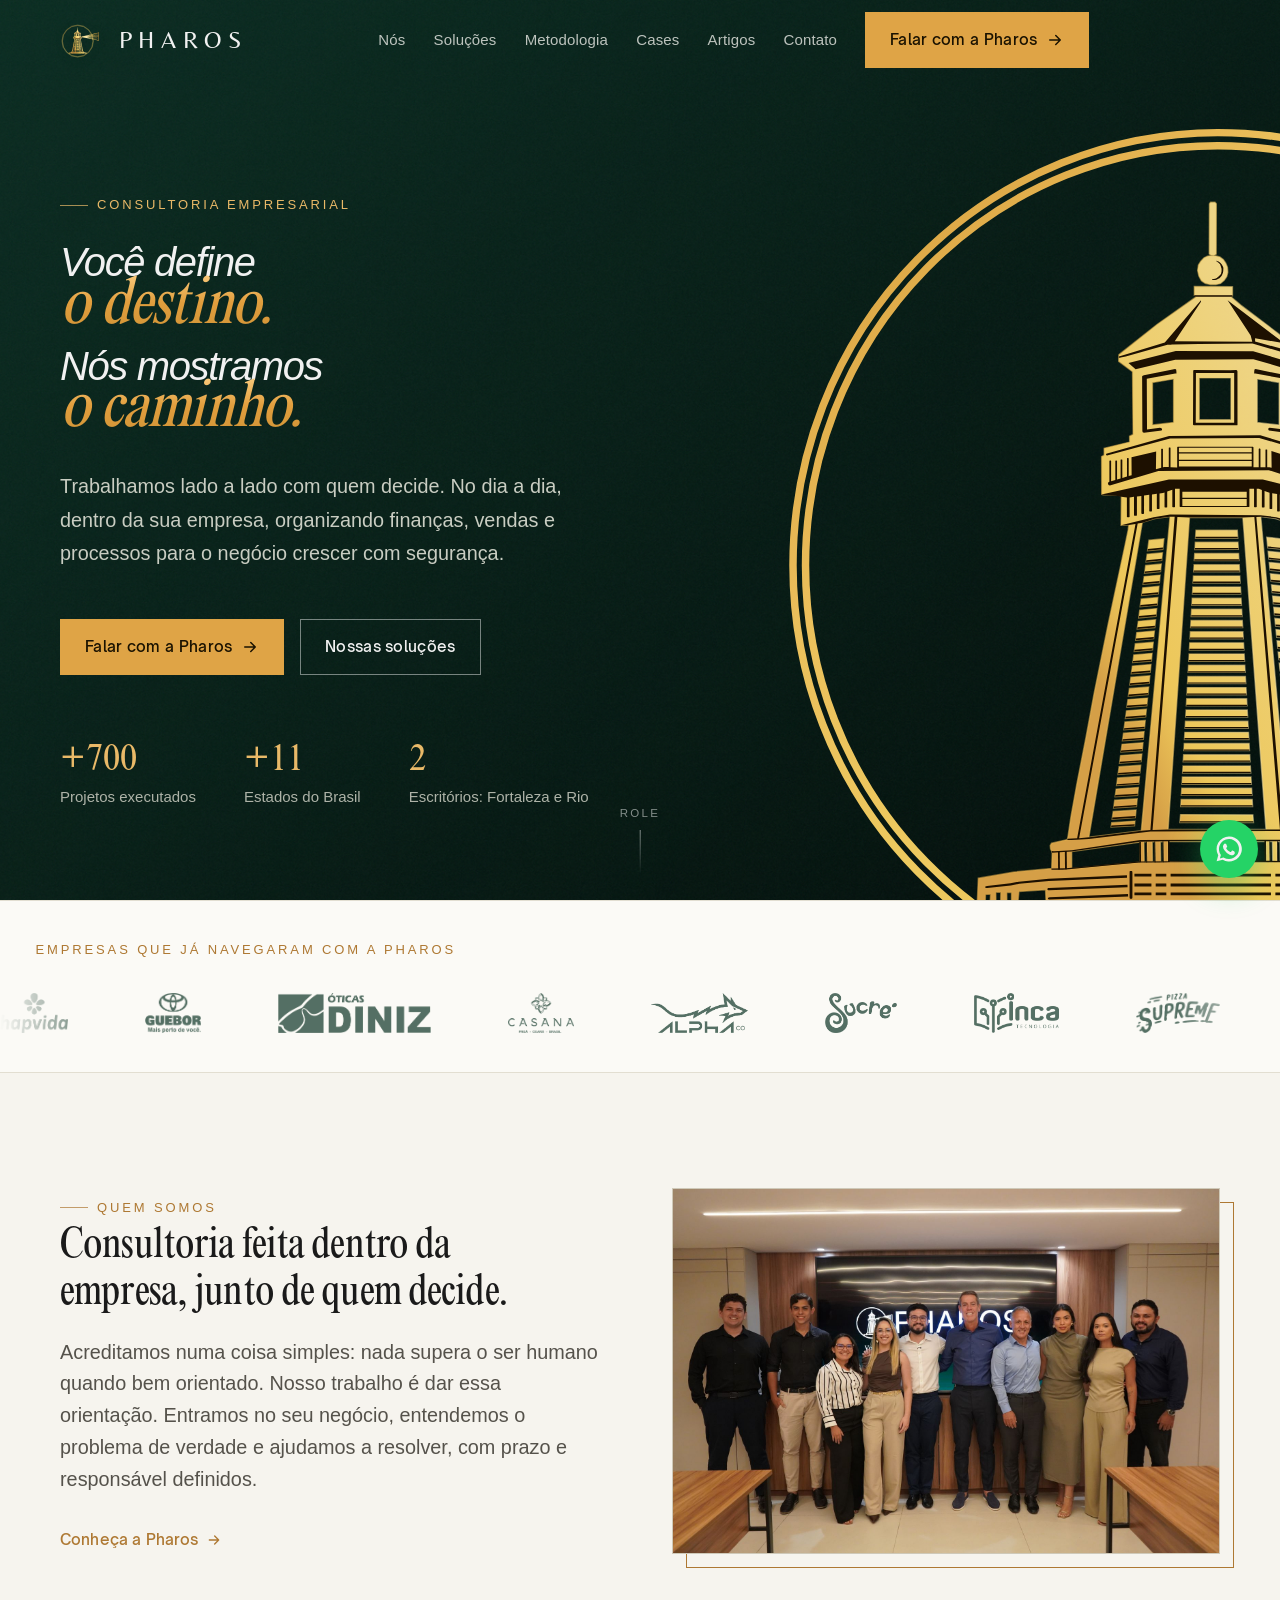
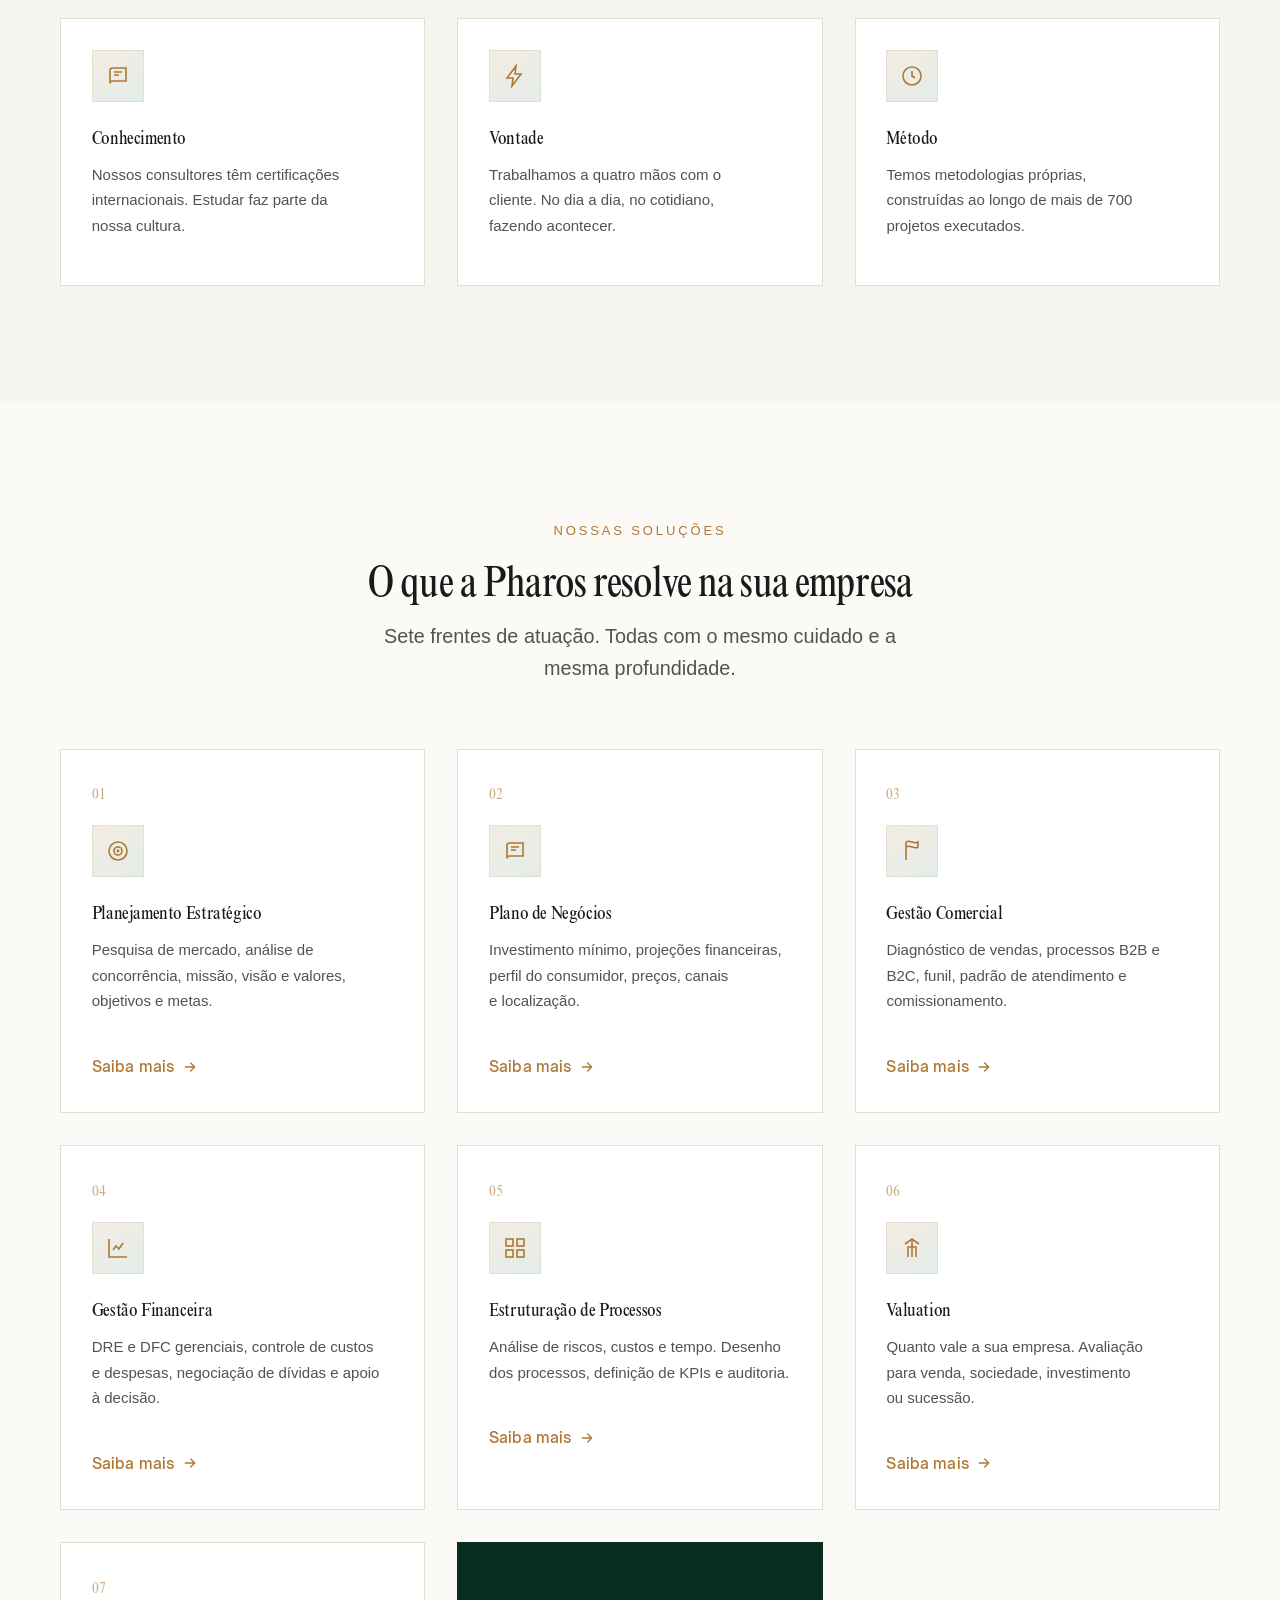
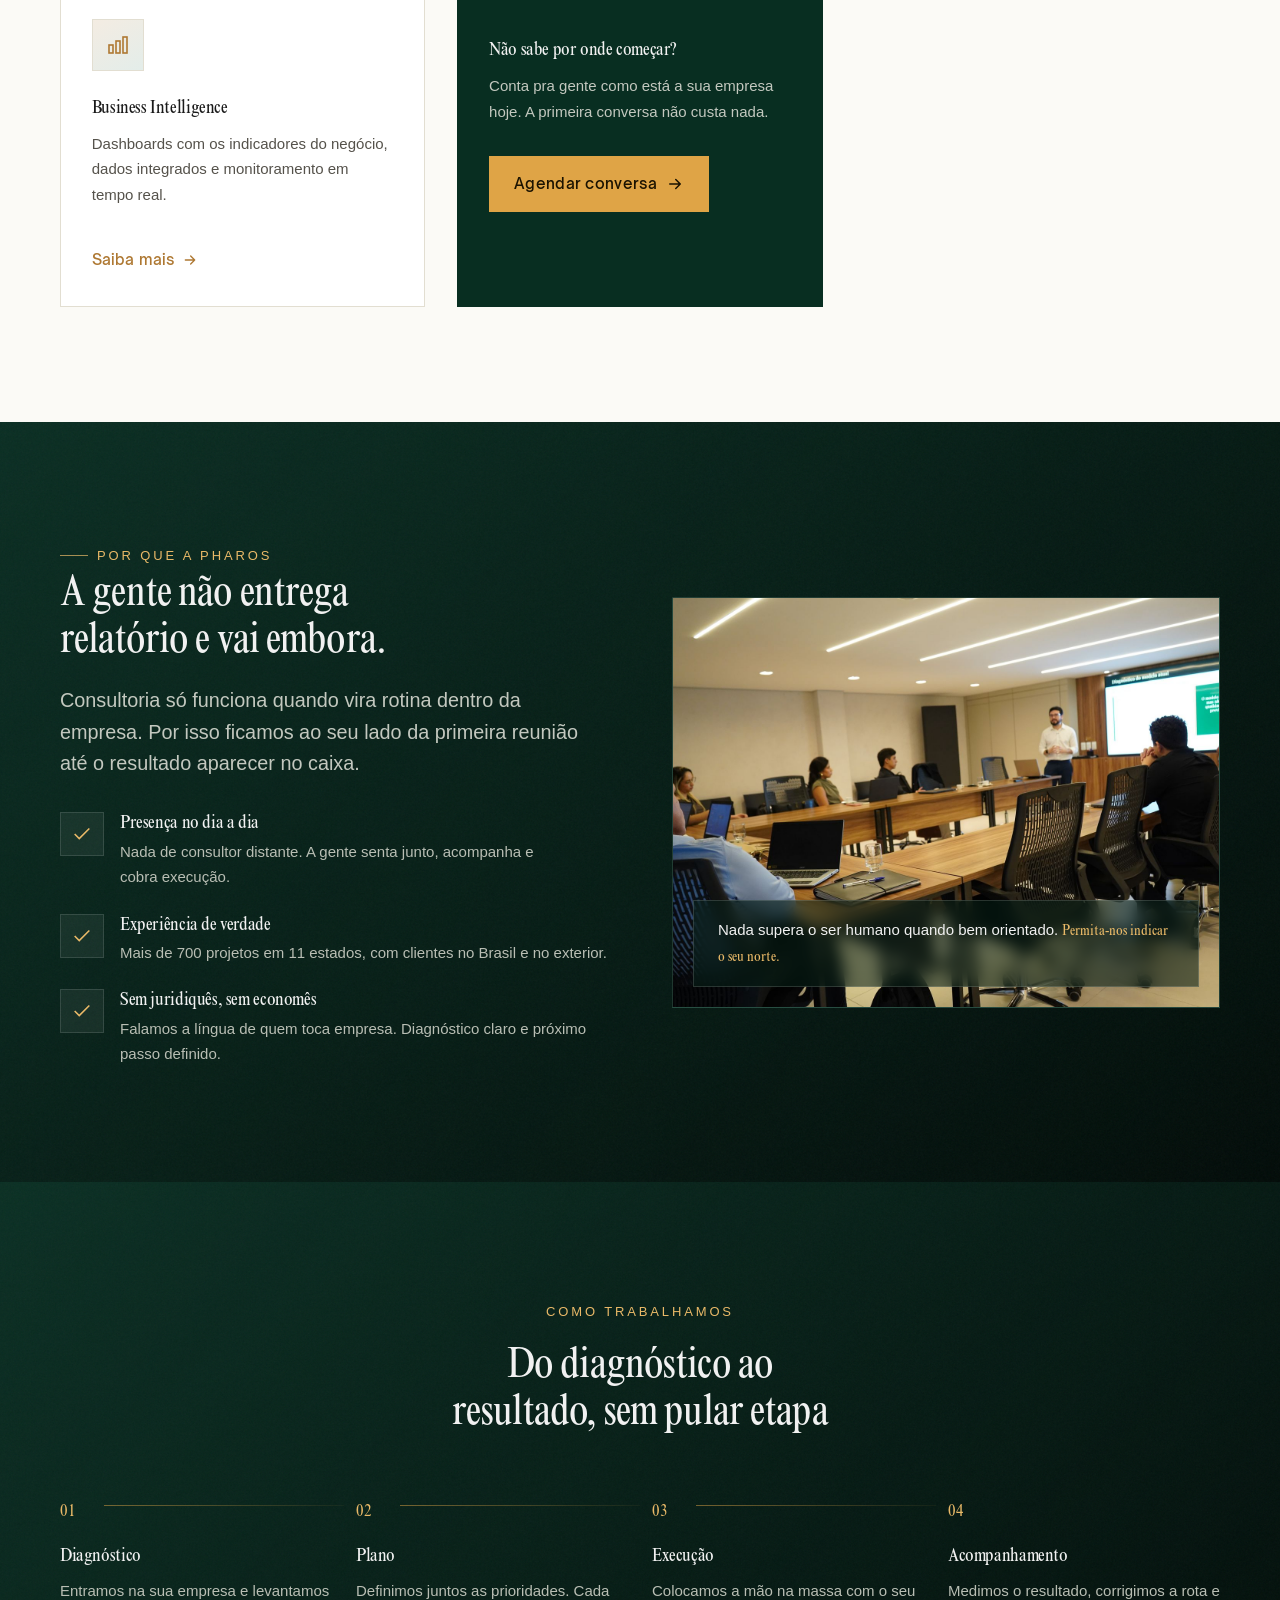
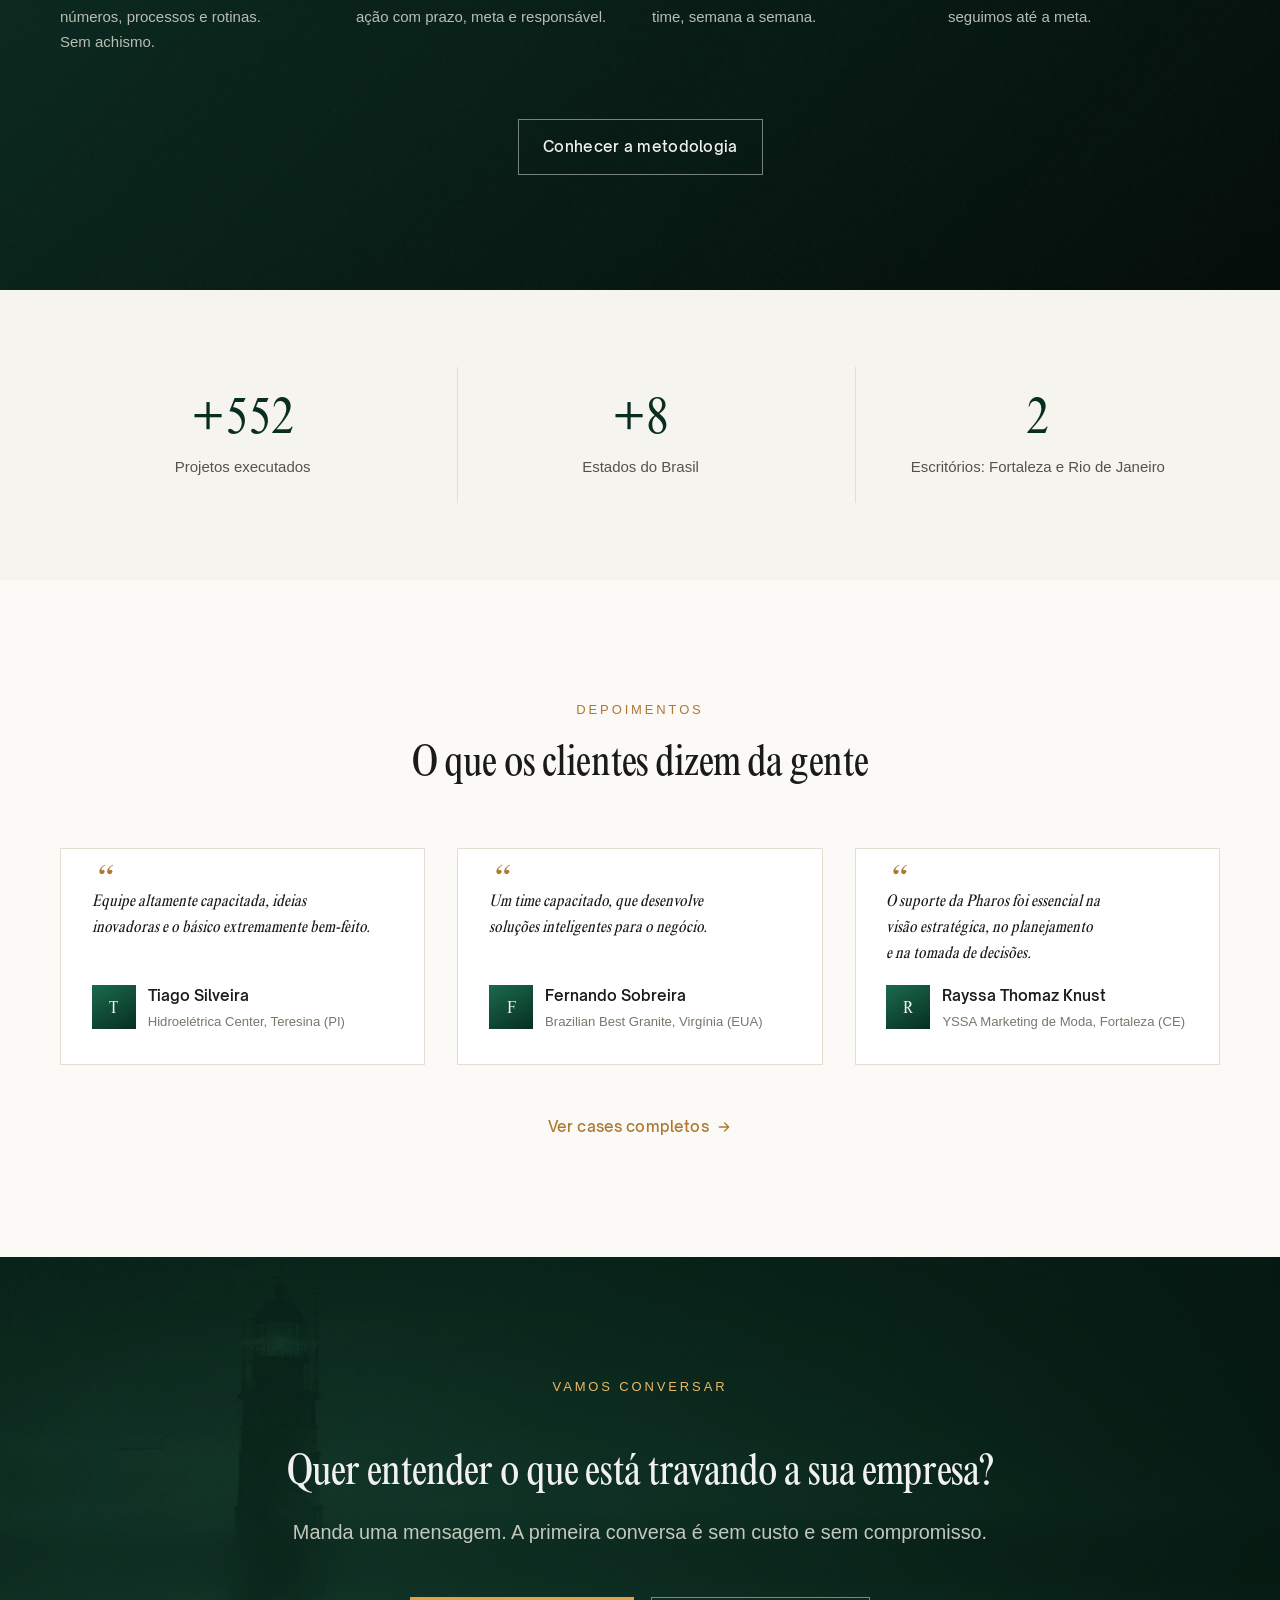
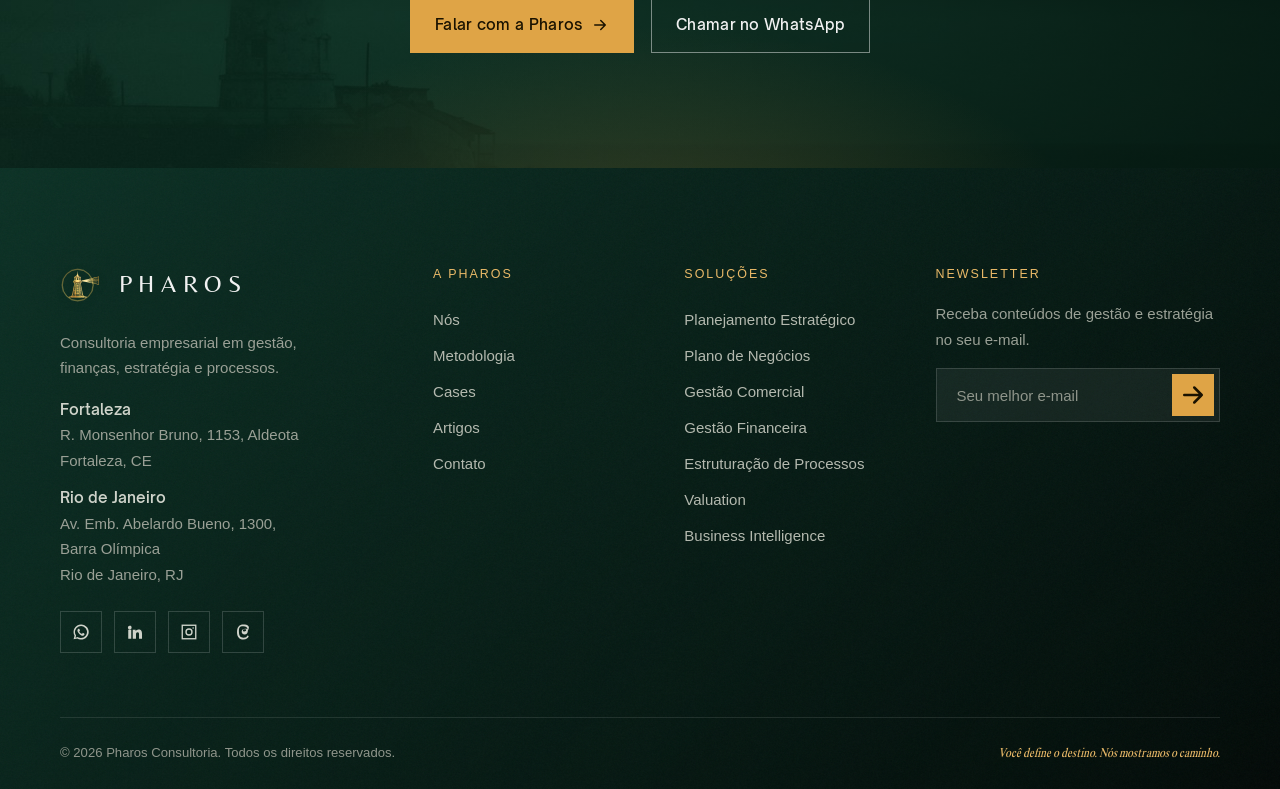
<file: index.html>
<!DOCTYPE html>
<html lang="pt-BR">
<head>
  <meta charset="UTF-8" />
  <meta name="robots" content="noindex, nofollow" />
  <meta name="viewport" content="width=device-width, initial-scale=1" />
  <title>Pharos Consultoria — Versão Verde 1 | Consultoria empresarial</title>
  <meta name="description" content="Consultoria empresarial com mais de 700 projetos executados em 11 estados. Planejamento estratégico, gestão financeira, comercial, processos, valuation e BI." />
  <meta name="theme-color" content="#082e21" />
  <link rel="canonical" href="https://pharosconsultoria.com.br/" />

  <!-- Open Graph -->
  <meta property="og:type" content="website" />
  <meta property="og:locale" content="pt_BR" />
  <meta property="og:site_name" content="Pharos Consultoria" />
  <meta property="og:title" content="Pharos Consultoria | Consultoria empresarial" />
  <meta property="og:description" content="Mais de 700 projetos executados em 11 estados. Você define o destino. Nós mostramos o caminho." />
  <meta property="og:image" content="https://pharosconsultoria.com.br/assets/img/og-image.png" />
  <meta property="og:url" content="https://pharosconsultoria.com.br/" />
  <meta name="twitter:card" content="summary_large_image" />
  <meta name="twitter:title" content="Pharos Consultoria" />
  <meta name="twitter:description" content="Consultoria empresarial. Você define o destino. Nós mostramos o caminho." />
  <meta name="twitter:image" content="https://pharosconsultoria.com.br/assets/img/og-image.png" />

  <!-- Favicon -->
  <link rel="icon" type="image/svg+xml" href="assets/img/logo-farol.svg" />
  <link rel="apple-touch-icon" href="assets/img/logo-farol.png" />

  <!-- Fontes -->
  <link rel="preload" href="assets/fonts/open-sauce-sans-latin-400-normal.woff2" as="font" type="font/woff2" crossorigin />

  <!-- Estilos -->
  <link rel="stylesheet" href="assets/css/tokens.css" />
  <link rel="stylesheet" href="assets/css/styles.css" />

  <!-- Schema.org -->
  <script type="application/ld+json">
  {
    "@context": "https://schema.org",
    "@type": "ProfessionalService",
    "name": "Pharos Consultoria",
    "description": "Consultoria empresarial em gestão, finanças, estratégia, processos, valuation e business intelligence.",
    "url": "https://pharosconsultoria.com.br/",
    "logo": "https://pharosconsultoria.com.br/assets/img/logo-farol.png",
    "image": "https://pharosconsultoria.com.br/assets/img/og-image.png",
    "slogan": "Você define o destino. Nós mostramos o caminho.",
    "areaServed": "BR",
    "knowsLanguage": "pt-BR",
    "address": [
      {
        "@type": "PostalAddress",
        "streetAddress": "R. Monsenhor Bruno, 1153, Aldeota",
        "addressLocality": "Fortaleza",
        "addressRegion": "CE",
        "postalCode": "60115-191",
        "addressCountry": "BR"
      },
      {
        "@type": "PostalAddress",
        "streetAddress": "Av. Embaixador Abelardo Bueno, 1300, Barra Olímpica",
        "addressLocality": "Rio de Janeiro",
        "addressRegion": "RJ",
        "postalCode": "22775-040",
        "addressCountry": "BR"
      }
    ],
    "sameAs": [
      "https://www.linkedin.com/company/pharosconsultoria",
      "https://www.instagram.com/pharosconsultoria"
    ]
  }
  </script>
</head>
<body>
  <a class="skip-link" href="#main">Pular para o conteúdo</a>

  <!-- ==================== HEADER ==================== -->
  <header class="site-header site-header--onDark">
    <div class="container site-header__inner">
      <a class="brand" href="index.html" aria-label="Pharos Consultoria, página inicial">
        <img class="brand__mark" src="assets/img/logo-farol.svg" alt="" width="40" height="40" />
        <span class="brand__name">PHAROS</span>
      </a>

      <nav class="nav" aria-label="Navegação principal">
        <a class="nav__link" href="sobre.html">Nós</a>
        <div class="has-menu">
          <a class="nav__link" href="servicos.html" aria-haspopup="true">Soluções</a>
          <div class="menu-panel" role="menu">
            <a href="servicos.html#planejamento-estrategico" role="menuitem">Planejamento Estratégico <small>Direção, metas e mercado</small></a>
            <a href="servicos.html#plano-de-negocios" role="menuitem">Plano de Negócios <small>Viabilidade e projeções</small></a>
            <a href="servicos.html#gestao-comercial" role="menuitem">Gestão Comercial <small>Vendas e funil</small></a>
            <a href="servicos.html#gestao-financeira" role="menuitem">Gestão Financeira <small>DRE, caixa e custos</small></a>
            <a href="servicos.html#processos" role="menuitem">Estruturação de Processos <small>Eficiência e KPIs</small></a>
            <a href="servicos.html#valuation" role="menuitem">Valuation <small>Avaliação de empresas</small></a>
            <a href="servicos.html#business-intelligence" role="menuitem">Business Intelligence <small>Dashboards e dados</small></a>
          </div>
        </div>
        <a class="nav__link" href="metodologia.html">Metodologia</a>
        <a class="nav__link" href="cases.html">Cases</a>
        <a class="nav__link" href="blog.html">Artigos</a>
        <a class="nav__link" href="contato.html">Contato</a>
        <a class="btn" href="contato.html">Falar com a Pharos
          <svg viewBox="0 0 24 24" fill="none" stroke="currentColor" stroke-width="2" stroke-linecap="round" stroke-linejoin="round" aria-hidden="true"><path d="M5 12h14M13 6l6 6-6 6"/></svg>
        </a>
      </nav>

      <div class="header-actions">
        <button class="nav-toggle" aria-label="Abrir menu" aria-controls="menu"><span></span></button>
      </div>
    </div>
  </header>

  <main id="main">
    <!-- ==================== HERO ==================== -->
    <section class="hero">
      <div class="hero__bg"><div class="hero__beam"></div></div>
      <div class="hero__grain" aria-hidden="true"></div>
      <div class="hero__farol" aria-hidden="true"></div>
      <div class="container">
        <div class="hero__grid">
          <div class="hero__content">
            <p class="eyebrow hero__eyebrow" data-reveal>Consultoria empresarial</p>
            <h1 data-reveal data-reveal-delay="1">
              <span class="hero-title__sans">Você define</span>
              <span class="hero-title__serif">o destino.</span>
              <span class="hero-title__sans">Nós mostramos</span>
              <span class="hero-title__serif">o caminho.</span>
            </h1>
            <p class="hero__sub" data-reveal data-reveal-delay="2">
              Trabalhamos lado a lado com quem decide. No dia a dia, dentro da sua empresa,
              organizando finanças, vendas e processos para o negócio crescer com segurança.
            </p>
            <div class="hero__cta" data-reveal data-reveal-delay="3">
              <a class="btn" href="contato.html">Falar com a Pharos
                <svg viewBox="0 0 24 24" fill="none" stroke="currentColor" stroke-width="2" stroke-linecap="round" stroke-linejoin="round" aria-hidden="true"><path d="M5 12h14M13 6l6 6-6 6"/></svg>
              </a>
              <a class="btn btn--ghost" href="servicos.html">Nossas soluções</a>
            </div>
            <div class="hero__stats" data-reveal data-reveal-delay="3">
              <div class="hero__stat"><div class="n"><span data-count="700" data-prefix="+">+700</span></div><div class="l">Projetos executados</div></div>
              <div class="hero__stat"><div class="n"><span data-count="11" data-prefix="+">+11</span></div><div class="l">Estados do Brasil</div></div>
              <div class="hero__stat"><div class="n">2</div><div class="l">Escritórios: Fortaleza e Rio</div></div>
            </div>
          </div>

        </div>
      </div>
      <div class="hero__scroll" aria-hidden="true">Role<span></span></div>
    </section>

    <!-- ==================== TRUST BAR (marquee) ==================== -->
    <section class="trust-bar" aria-label="Empresas que já trabalharam com a Pharos">
      <p class="trust-bar__label">Empresas que já navegaram com a Pharos</p>
      <div class="marquee">
        <div class="marquee__track" data-marquee>
          <div class="marquee__item"><img src="assets/img/logos/hapvida.png" alt="Hapvida" loading="lazy" /></div>
          <div class="marquee__item"><img src="assets/img/logos/guebor-1.png" alt="Guebor" loading="lazy" /></div>
          <div class="marquee__item"><img src="assets/img/logos/oticas_diniz.png" alt="Óticas Diniz" loading="lazy" /></div>
          <div class="marquee__item"><img src="assets/img/logos/casana.png" alt="Casaná" loading="lazy" /></div>
          <div class="marquee__item"><img src="assets/img/logos/alpha-1.png" alt="Alpha" loading="lazy" /></div>
          <div class="marquee__item"><img src="assets/img/logos/sucre.png" alt="Sucre" loading="lazy" /></div>
          <div class="marquee__item"><img src="assets/img/logos/inca_tecnologia.png" alt="Inca Tecnologia" loading="lazy" /></div>
          <div class="marquee__item"><img src="assets/img/logos/pizza_supreme.png" alt="Pizza Supreme" loading="lazy" /></div>
          <div class="marquee__item"><img src="assets/img/logos/elephant.png" alt="Elephant" loading="lazy" /></div>
          <div class="marquee__item"><img src="assets/img/logos/enatec.png" alt="Enatec" loading="lazy" /></div>
          <div class="marquee__item"><img src="assets/img/logos/farmacias_santa_branca.png" alt="Farmácias Santa Branca" loading="lazy" /></div>
          <div class="marquee__item"><img src="assets/img/logos/hidroeletrica_center.png" alt="Hidroelétrica Center" loading="lazy" /></div>
          <div class="marquee__item"><img src="assets/img/logos/imts.png" alt="IMTS" loading="lazy" /></div>
          <div class="marquee__item"><img src="assets/img/logos/menu.png" alt="Menu" loading="lazy" /></div>
          <div class="marquee__item"><img src="assets/img/logos/postar_para_vender.png" alt="Postar para Vender" loading="lazy" /></div>
          <div class="marquee__item"><img src="assets/img/logos/top_moveis.png" alt="Top Móveis" loading="lazy" /></div>
          <div class="marquee__item"><img src="assets/img/logos/yssa.png" alt="YSSA" loading="lazy" /></div>
          <div class="marquee__item"><img src="assets/img/logos/firma-1.png" alt="Firma" loading="lazy" /></div>
          <div class="marquee__item"><img src="assets/img/logos/astor-1.png" alt="Astor Capital" loading="lazy" /></div>
          <div class="marquee__item"><img src="assets/img/logos/raiz-1.png" alt="Raiz" loading="lazy" /></div>
          <div class="marquee__item"><img src="assets/img/logos/joa-1.png" alt="Joá" loading="lazy" /></div>
          <div class="marquee__item"><img src="assets/img/logos/cittius-1.png" alt="Cittius" loading="lazy" /></div>
          <div class="marquee__item"><img src="assets/img/logos/target_autos.png" alt="Target Autos" loading="lazy" /></div>
          <div class="marquee__item"><img src="assets/img/logos/ts_infraestrutura.png" alt="TS Infraestrutura" loading="lazy" /></div>
          <div class="marquee__item"><img src="assets/img/logos/704_app.png" alt="704 App" loading="lazy" /></div>
        </div>
      </div>
    </section>

    <!-- ==================== SOBRE (intro) ==================== -->
    <section class="section" id="sobre">
      <div class="container">
        <div class="split">
          <div data-reveal>
            <p class="eyebrow">Quem somos</p>
            <h2 class="mt-0">Consultoria feita dentro da empresa, junto de quem decide.</h2>
            <p class="lead" style="margin-top:var(--space-5)">
              Acreditamos numa coisa simples: nada supera o ser humano quando bem orientado.
              Nosso trabalho é dar essa orientação. Entramos no seu negócio, entendemos o problema
              de verdade e ajudamos a resolver, com prazo e responsável definidos.
            </p>
            <div style="margin-top:var(--space-6); display:flex; gap:var(--space-4); flex-wrap:wrap">
              <a class="link-arrow" href="sobre.html">Conheça a Pharos
                <svg viewBox="0 0 24 24" fill="none" stroke="currentColor" stroke-width="2" stroke-linecap="round" stroke-linejoin="round" aria-hidden="true"><path d="M5 12h14M13 6l6 6-6 6"/></svg>
              </a>
            </div>
          </div>
          <div class="photo-block" data-reveal data-reveal-delay="1">
            <img src="assets/img/fotos/equipe-pharos.jpg" alt="Equipe da Pharos Consultoria reunida em frente ao painel da marca" width="1600" height="1066" loading="lazy" />
          </div>
        </div>

        <div class="grid cols-3" data-reveal style="margin-top:clamp(2.5rem,5vw,4rem)">
          <div class="card">
            <div class="card__icon"><svg viewBox="0 0 24 24" fill="none" stroke="currentColor" stroke-width="1.6" aria-hidden="true"><path d="M4 19.5A2.5 2.5 0 016.5 17H20V4H6.5A2.5 2.5 0 004 6.5v13z"/><path d="M8 8h8M8 11h5"/></svg></div>
            <h3>Conhecimento</h3>
            <p>Nossos consultores têm certificações internacionais. Estudar faz parte da nossa cultura.</p>
          </div>
          <div class="card">
            <div class="card__icon"><svg viewBox="0 0 24 24" fill="none" stroke="currentColor" stroke-width="1.6" aria-hidden="true"><path d="M13 2L4 14h6l-1 8 9-12h-6l1-8z"/></svg></div>
            <h3>Vontade</h3>
            <p>Trabalhamos a quatro mãos com o cliente. No dia a dia, no cotidiano, fazendo acontecer.</p>
          </div>
          <div class="card">
            <div class="card__icon"><svg viewBox="0 0 24 24" fill="none" stroke="currentColor" stroke-width="1.6" aria-hidden="true"><circle cx="12" cy="12" r="9"/><path d="M12 7v5l3 2"/></svg></div>
            <h3>Método</h3>
            <p>Temos metodologias próprias, construídas ao longo de mais de 700 projetos executados.</p>
          </div>
        </div>
      </div>
    </section>

    <!-- ==================== SERVIÇOS ==================== -->
    <section class="section" id="servicos" style="background:var(--bg-alt)">
      <div class="container">
        <div class="section-head section-head--center">
          <p class="eyebrow eyebrow--center" data-reveal>Nossas soluções</p>
          <h2 data-reveal data-reveal-delay="1">O que a Pharos resolve na sua empresa</h2>
          <p class="lead" data-reveal data-reveal-delay="2" style="margin-inline:auto">
            Sete frentes de atuação. Todas com o mesmo cuidado e a mesma profundidade.
          </p>
        </div>
        <div class="grid services-grid">
          <article class="card service-card" data-reveal>
            <span class="service-card__num">01</span>
            <div class="card__icon" style="margin-top:var(--space-4)"><svg viewBox="0 0 24 24" fill="none" stroke="currentColor" stroke-width="1.6" aria-hidden="true"><circle cx="12" cy="12" r="9"/><circle cx="12" cy="12" r="4"/><circle cx="12" cy="12" r="0.6" fill="currentColor"/></svg></div>
            <h3>Planejamento Estratégico</h3>
            <p>Pesquisa de mercado, análise de concorrência, missão, visão e valores, objetivos e metas.</p>
            <a class="link-arrow" href="servicos.html#planejamento-estrategico" style="margin-top:var(--space-5)">Saiba mais
              <svg viewBox="0 0 24 24" fill="none" stroke="currentColor" stroke-width="2" stroke-linecap="round" stroke-linejoin="round" aria-hidden="true"><path d="M5 12h14M13 6l6 6-6 6"/></svg></a>
          </article>
          <article class="card service-card" data-reveal data-reveal-delay="1">
            <span class="service-card__num">02</span>
            <div class="card__icon" style="margin-top:var(--space-4)"><svg viewBox="0 0 24 24" fill="none" stroke="currentColor" stroke-width="1.6" aria-hidden="true"><path d="M4 19.5A2.5 2.5 0 016.5 17H20V4H6.5A2.5 2.5 0 004 6.5v13z"/><path d="M8 8h8M8 11h5"/></svg></div>
            <h3>Plano de Negócios</h3>
            <p>Investimento mínimo, projeções financeiras, perfil do consumidor, preços, canais e localização.</p>
            <a class="link-arrow" href="servicos.html#plano-de-negocios" style="margin-top:var(--space-5)">Saiba mais
              <svg viewBox="0 0 24 24" fill="none" stroke="currentColor" stroke-width="2" stroke-linecap="round" stroke-linejoin="round" aria-hidden="true"><path d="M5 12h14M13 6l6 6-6 6"/></svg></a>
          </article>
          <article class="card service-card" data-reveal data-reveal-delay="2">
            <span class="service-card__num">03</span>
            <div class="card__icon" style="margin-top:var(--space-4)"><svg viewBox="0 0 24 24" fill="none" stroke="currentColor" stroke-width="1.6" aria-hidden="true"><path d="M6 3v18M6 8c4-3 8 3 12 0V3c-4 3-8-3-12 0"/></svg></div>
            <h3>Gestão Comercial</h3>
            <p>Diagnóstico de vendas, processos B2B e B2C, funil, padrão de atendimento e comissionamento.</p>
            <a class="link-arrow" href="servicos.html#gestao-comercial" style="margin-top:var(--space-5)">Saiba mais
              <svg viewBox="0 0 24 24" fill="none" stroke="currentColor" stroke-width="2" stroke-linecap="round" stroke-linejoin="round" aria-hidden="true"><path d="M5 12h14M13 6l6 6-6 6"/></svg></a>
          </article>
          <article class="card service-card" data-reveal>
            <span class="service-card__num">04</span>
            <div class="card__icon" style="margin-top:var(--space-4)"><svg viewBox="0 0 24 24" fill="none" stroke="currentColor" stroke-width="1.6" aria-hidden="true"><path d="M3 3v18h18"/><path d="M7 14l3-4 3 3 4-6"/></svg></div>
            <h3>Gestão Financeira</h3>
            <p>DRE e DFC gerenciais, controle de custos e despesas, negociação de dívidas e apoio à decisão.</p>
            <a class="link-arrow" href="servicos.html#gestao-financeira" style="margin-top:var(--space-5)">Saiba mais
              <svg viewBox="0 0 24 24" fill="none" stroke="currentColor" stroke-width="2" stroke-linecap="round" stroke-linejoin="round" aria-hidden="true"><path d="M5 12h14M13 6l6 6-6 6"/></svg></a>
          </article>
          <article class="card service-card" data-reveal data-reveal-delay="1">
            <span class="service-card__num">05</span>
            <div class="card__icon" style="margin-top:var(--space-4)"><svg viewBox="0 0 24 24" fill="none" stroke="currentColor" stroke-width="1.6" aria-hidden="true"><rect x="3" y="3" width="7" height="7" rx="0"/><rect x="14" y="3" width="7" height="7" rx="0"/><rect x="3" y="14" width="7" height="7" rx="0"/><rect x="14" y="14" width="7" height="7" rx="0"/></svg></div>
            <h3>Estruturação de Processos</h3>
            <p>Análise de riscos, custos e tempo. Desenho dos processos, definição de KPIs e auditoria.</p>
            <a class="link-arrow" href="servicos.html#processos" style="margin-top:var(--space-5)">Saiba mais
              <svg viewBox="0 0 24 24" fill="none" stroke="currentColor" stroke-width="2" stroke-linecap="round" stroke-linejoin="round" aria-hidden="true"><path d="M5 12h14M13 6l6 6-6 6"/></svg></a>
          </article>
          <article class="card service-card" data-reveal data-reveal-delay="2">
            <span class="service-card__num">06</span>
            <div class="card__icon" style="margin-top:var(--space-4)"><svg viewBox="0 0 24 24" fill="none" stroke="currentColor" stroke-width="1.6" aria-hidden="true"><path d="M12 3v18M5 8l7-5 7 5M8 21V11h8v10"/></svg></div>
            <h3>Valuation</h3>
            <p>Quanto vale a sua empresa. Avaliação para venda, sociedade, investimento ou sucessão.</p>
            <a class="link-arrow" href="servicos.html#valuation" style="margin-top:var(--space-5)">Saiba mais
              <svg viewBox="0 0 24 24" fill="none" stroke="currentColor" stroke-width="2" stroke-linecap="round" stroke-linejoin="round" aria-hidden="true"><path d="M5 12h14M13 6l6 6-6 6"/></svg></a>
          </article>
          <article class="card service-card" data-reveal>
            <span class="service-card__num">07</span>
            <div class="card__icon" style="margin-top:var(--space-4)"><svg viewBox="0 0 24 24" fill="none" stroke="currentColor" stroke-width="1.6" aria-hidden="true"><rect x="3" y="12" width="4" height="8"/><rect x="10" y="8" width="4" height="12"/><rect x="17" y="4" width="4" height="16"/></svg></div>
            <h3>Business Intelligence</h3>
            <p>Dashboards com os indicadores do negócio, dados integrados e monitoramento em tempo real.</p>
            <a class="link-arrow" href="servicos.html#business-intelligence" style="margin-top:var(--space-5)">Saiba mais
              <svg viewBox="0 0 24 24" fill="none" stroke="currentColor" stroke-width="2" stroke-linecap="round" stroke-linejoin="round" aria-hidden="true"><path d="M5 12h14M13 6l6 6-6 6"/></svg></a>
          </article>
          <article class="card service-card service-card--cta" data-reveal data-reveal-delay="1" style="display:flex; flex-direction:column; justify-content:center; background:var(--brand); border-color:var(--brand)">
            <h3 style="color:#f1f1f1">Não sabe por onde começar?</h3>
            <p style="color:#c3c8bf">Conta pra gente como está a sua empresa hoje. A primeira conversa não custa nada.</p>
            <a class="btn" href="contato.html" style="margin-top:var(--space-4); align-self:flex-start">Agendar conversa
              <svg viewBox="0 0 24 24" fill="none" stroke="currentColor" stroke-width="2" stroke-linecap="round" stroke-linejoin="round" aria-hidden="true"><path d="M5 12h14M13 6l6 6-6 6"/></svg></a>
          </article>
        </div>
      </div>
    </section>

    <!-- ==================== DIFERENCIAIS (dark) ==================== -->
    <section class="section dark">
      <div class="container">
        <div class="split">
          <div data-reveal>
            <p class="eyebrow">Por que a Pharos</p>
            <h2 class="mt-0">A gente não entrega relatório e vai embora.</h2>
            <p class="lead" style="margin-top:var(--space-5)">
              Consultoria só funciona quando vira rotina dentro da empresa. Por isso ficamos
              ao seu lado da primeira reunião até o resultado aparecer no caixa.
            </p>
            <div class="feature-list">
              <div class="feature-item">
                <div class="feature-item__mark"><svg viewBox="0 0 24 24" fill="none" stroke="currentColor" stroke-width="1.7" aria-hidden="true"><path d="M20 6L9 17l-5-5"/></svg></div>
                <div><h4>Presença no dia a dia</h4><p>Nada de consultor distante. A gente senta junto, acompanha e cobra execução.</p></div>
              </div>
              <div class="feature-item">
                <div class="feature-item__mark"><svg viewBox="0 0 24 24" fill="none" stroke="currentColor" stroke-width="1.7" aria-hidden="true"><path d="M20 6L9 17l-5-5"/></svg></div>
                <div><h4>Experiência de verdade</h4><p>Mais de 700 projetos em 11 estados, com clientes no Brasil e no exterior.</p></div>
              </div>
              <div class="feature-item">
                <div class="feature-item__mark"><svg viewBox="0 0 24 24" fill="none" stroke="currentColor" stroke-width="1.7" aria-hidden="true"><path d="M20 6L9 17l-5-5"/></svg></div>
                <div><h4>Sem juridiquês, sem economês</h4><p>Falamos a língua de quem toca empresa. Diagnóstico claro e próximo passo definido.</p></div>
              </div>
            </div>
          </div>
          <div data-reveal data-reveal-delay="1">
            <div class="media-frame media-frame--photo">
              <img src="assets/img/fotos/reuniao-sala.jpg" alt="Consultor da Pharos apresentando diagnóstico em sala de reunião com clientes" width="1600" height="1066" loading="lazy" />
              <div class="media-frame__tag">Nada supera o ser humano quando bem orientado. <strong>Permita-nos indicar o seu norte.</strong></div>
            </div>
          </div>
        </div>
      </div>
    </section>

    <!-- ==================== METODOLOGIA ==================== -->
    <section class="section deep" id="metodologia">
      <div class="container">
        <div class="section-head section-head--center">
          <p class="eyebrow eyebrow--center" data-reveal>Como trabalhamos</p>
          <h2 data-reveal data-reveal-delay="1">Do diagnóstico ao resultado, sem pular etapa</h2>
        </div>
        <div class="method-steps">
          <div class="method-step" data-reveal><h4>Diagnóstico</h4><p>Entramos na sua empresa e levantamos números, processos e rotinas. Sem achismo.</p></div>
          <div class="method-step" data-reveal data-reveal-delay="1"><h4>Plano</h4><p>Definimos juntos as prioridades. Cada ação com prazo, meta e responsável.</p></div>
          <div class="method-step" data-reveal data-reveal-delay="2"><h4>Execução</h4><p>Colocamos a mão na massa com o seu time, semana a semana.</p></div>
          <div class="method-step" data-reveal data-reveal-delay="3"><h4>Acompanhamento</h4><p>Medimos o resultado, corrigimos a rota e seguimos até a meta.</p></div>
        </div>
        <div style="text-align:center; margin-top:var(--space-8)" data-reveal>
          <a class="btn btn--ghost" href="metodologia.html">Conhecer a metodologia</a>
        </div>
      </div>
    </section>

    <!-- ==================== INDICADORES ==================== -->
    <section class="section section--tight">
      <div class="container">
        <div class="grid stats-grid stats-grid--3">
          <div class="stat" data-reveal><div class="n"><span data-count="700" data-prefix="+">+700</span></div><div class="l">Projetos executados</div></div>
          <div class="stat" data-reveal data-reveal-delay="1"><div class="n"><span data-count="11" data-prefix="+">+11</span></div><div class="l">Estados do Brasil</div></div>
          <div class="stat" data-reveal data-reveal-delay="2"><div class="n">2</div><div class="l">Escritórios: Fortaleza e Rio de Janeiro</div></div>
        </div>
      </div>
    </section>

    <!-- ==================== DEPOIMENTOS ==================== -->
    <section class="section" style="background:var(--bg-alt)" id="depoimentos">
      <div class="container">
        <div class="section-head section-head--center">
          <p class="eyebrow eyebrow--center" data-reveal>Depoimentos</p>
          <h2 data-reveal data-reveal-delay="1">O que os clientes dizem da gente</h2>
        </div>
        <div class="grid testi-grid">
          <figure class="testi" data-reveal>
            <blockquote class="testi__quote">Equipe altamente capacitada, ideias inovadoras e o básico extremamente bem-feito.</blockquote>
            <figcaption class="testi__author"><span class="testi__avatar">T</span><span><b>Tiago Silveira</b><small>Hidroelétrica Center, Teresina (PI)</small></span></figcaption>
          </figure>
          <figure class="testi" data-reveal data-reveal-delay="1">
            <blockquote class="testi__quote">Um time capacitado, que desenvolve soluções inteligentes para o negócio.</blockquote>
            <figcaption class="testi__author"><span class="testi__avatar">F</span><span><b>Fernando Sobreira</b><small>Brazilian Best Granite, Virgínia (EUA)</small></span></figcaption>
          </figure>
          <figure class="testi" data-reveal data-reveal-delay="2">
            <blockquote class="testi__quote">O suporte da Pharos foi essencial na visão estratégica, no planejamento e na tomada de decisões.</blockquote>
            <figcaption class="testi__author"><span class="testi__avatar">R</span><span><b>Rayssa Thomaz Knust</b><small>YSSA Marketing de Moda, Fortaleza (CE)</small></span></figcaption>
          </figure>
        </div>
        <div style="text-align:center; margin-top:var(--space-7)" data-reveal>
          <a class="link-arrow" href="cases.html">Ver cases completos
            <svg viewBox="0 0 24 24" fill="none" stroke="currentColor" stroke-width="2" stroke-linecap="round" stroke-linejoin="round" aria-hidden="true"><path d="M5 12h14M13 6l6 6-6 6"/></svg></a>
        </div>
      </div>
    </section>

    <!-- ==================== CTA FINAL ==================== -->
    <section class="section deep cta-band cta-band--farol">
      <div class="cta-band__glow" aria-hidden="true"></div>
      <div class="container">
        <div class="cta-band__inner" data-reveal>
          <p class="eyebrow eyebrow--center" style="justify-content:center">Vamos conversar</p>
          <h2>Quer entender o que está travando a sua empresa?</h2>
          <p class="lead">Manda uma mensagem. A primeira conversa é sem custo e sem compromisso.</p>
          <div class="btn-row">
            <a class="btn" href="contato.html">Falar com a Pharos
              <svg viewBox="0 0 24 24" fill="none" stroke="currentColor" stroke-width="2" stroke-linecap="round" stroke-linejoin="round" aria-hidden="true"><path d="M5 12h14M13 6l6 6-6 6"/></svg></a>
            <a class="btn btn--ghost" href="https://wa.me/5500000000000" target="_blank" rel="noopener">Chamar no WhatsApp</a>
          </div>
        </div>
      </div>
    </section>
  </main>

  <!-- ==================== FOOTER ==================== -->
  <footer class="site-footer">
    <div class="container">
      <div class="footer-grid">
        <div class="footer-brand">
          <a class="brand" href="index.html" aria-label="Pharos Consultoria">
            <img class="brand__mark" src="assets/img/logo-farol.svg" alt="" width="40" height="40" loading="lazy" />
            <span class="brand__name">PHAROS</span>
          </a>
          <p>Consultoria empresarial em gestão, finanças, estratégia e processos.</p>
          <p style="margin-top:var(--space-4)"><strong style="color:#cfd3ca">Fortaleza</strong><br>R. Monsenhor Bruno, 1153, Aldeota<br>Fortaleza, CE</p>
          <p style="margin-top:var(--space-3)"><strong style="color:#cfd3ca">Rio de Janeiro</strong><br>Av. Emb. Abelardo Bueno, 1300, Barra Olímpica<br>Rio de Janeiro, RJ</p>
          <div class="socials">
            <a href="https://wa.me/5500000000000" aria-label="WhatsApp" target="_blank" rel="noopener"><svg viewBox="0 0 24 24" fill="currentColor" aria-hidden="true"><path d="M12 2a10 10 0 00-8.6 15l-1.3 4.8 4.9-1.3A10 10 0 1012 2zm0 18a8 8 0 01-4.1-1.1l-.3-.2-2.9.8.8-2.8-.2-.3A8 8 0 1112 20zm4.4-6c-.2-.1-1.4-.7-1.6-.8s-.4-.1-.5.1-.6.8-.8 1-.3.2-.5.1a6.5 6.5 0 01-1.9-1.2 7.2 7.2 0 01-1.3-1.7c-.1-.2 0-.4.1-.5l.4-.4.2-.4a.5.5 0 000-.4c0-.1-.5-1.3-.7-1.7s-.4-.4-.5-.4h-.5a.9.9 0 00-.7.3 2.8 2.8 0 00-.9 2.1 4.9 4.9 0 001 2.6 11 11 0 004.3 3.8c2 .8 2 .5 2.4.5a2.5 2.5 0 001.6-1.2 2 2 0 00.1-1.2c0-.1-.2-.2-.4-.3z"/></svg></a>
            <a href="https://www.linkedin.com/company/pharosconsultoria" aria-label="LinkedIn" target="_blank" rel="noopener"><svg viewBox="0 0 24 24" fill="currentColor" aria-hidden="true"><path d="M4.98 3.5A2.5 2.5 0 002.5 6a2.5 2.5 0 005 0 2.5 2.5 0 00-2.52-2.5zM3 8.98h4v12H3v-12zM9 8.98h3.8v1.64h.05a4.2 4.2 0 013.77-2.07c4 0 4.75 2.63 4.75 6.05v6.38h-4v-5.66c0-1.35 0-3.08-1.88-3.08s-2.17 1.47-2.17 3v5.74H9v-12z"/></svg></a>
            <a href="https://www.instagram.com/pharosconsultoria" aria-label="Instagram" target="_blank" rel="noopener"><svg viewBox="0 0 24 24" fill="none" stroke="currentColor" stroke-width="1.8" aria-hidden="true"><rect x="3" y="3" width="18" height="18" rx="0"/><circle cx="12" cy="12" r="4"/><circle cx="17.5" cy="6.5" r="1" fill="currentColor" stroke="none"/></svg></a>
            <a href="https://threads.net/@pharosconsultoria" aria-label="Threads" target="_blank" rel="noopener"><svg viewBox="0 0 24 24" fill="currentColor" aria-hidden="true"><path d="M12.5 2C7 2 4 5.5 4 12s3 10 8.5 10c3.9 0 6.3-1.8 7.2-4.6l-2-.8c-.6 1.9-2.1 3-5.2 3-3.9 0-5.9-2.4-5.9-7.6S6.6 4.4 12.5 4.4c3.4 0 5.2 1.4 5.6 4-.9-.4-1.9-.6-3-.6-2.9 0-4.9 1.5-4.9 3.9 0 2.2 1.7 3.6 4 3.6 2.7 0 4.3-1.8 4.3-5.2 0 0 0-.1 0-.1C22.2 4.6 18.4 2 12.5 2zm1.2 9.3c-1 0-1.8-.5-1.8-1.4 0-1 .9-1.6 2.3-1.6.8 0 1.5.1 2.1.4-.1 1.9-1 2.6-2.6 2.6z"/></svg></a>
          </div>
        </div>
        <nav class="footer-col" aria-label="Empresa">
          <h5>A Pharos</h5>
          <a href="sobre.html">Nós</a>
          <a href="metodologia.html">Metodologia</a>
          <a href="cases.html">Cases</a>
          <a href="blog.html">Artigos</a>
          <a href="contato.html">Contato</a>
        </nav>
        <nav class="footer-col" aria-label="Soluções">
          <h5>Soluções</h5>
          <a href="servicos.html#planejamento-estrategico">Planejamento Estratégico</a>
          <a href="servicos.html#plano-de-negocios">Plano de Negócios</a>
          <a href="servicos.html#gestao-comercial">Gestão Comercial</a>
          <a href="servicos.html#gestao-financeira">Gestão Financeira</a>
          <a href="servicos.html#processos">Estruturação de Processos</a>
          <a href="servicos.html#valuation">Valuation</a>
          <a href="servicos.html#business-intelligence">Business Intelligence</a>
        </nav>
        <div class="footer-col footer-news">
          <h5>Newsletter</h5>
          <p>Receba conteúdos de gestão e estratégia no seu&nbsp;e-mail.</p>
          <form class="news-form" data-mock aria-label="Assinar newsletter">
            <label class="sr-only" for="nl-email">Seu e-mail</label>
            <input id="nl-email" type="email" name="email" placeholder="Seu melhor e-mail" required autocomplete="email" />
            <button type="submit" aria-label="Assinar">
              <svg viewBox="0 0 24 24" fill="none" stroke="currentColor" stroke-width="2" stroke-linecap="round" stroke-linejoin="round" aria-hidden="true"><path d="M5 12h14M13 6l6 6-6 6"/></svg>
            </button>
          </form>
          <p data-form-note hidden style="color:var(--gold-400); margin-top:var(--space-3)">Pronto. Você vai receber nossos próximos conteúdos.</p>
        </div>
      </div>
      <div class="footer-bottom">
        <p>© <span data-year>2026</span> Pharos Consultoria. Todos os direitos reservados.</p>
        <p class="slogan">Você define o destino. Nós mostramos o caminho.</p>
      </div>
    </div>
  </footer>

  <a class="wa-float" href="https://wa.me/5500000000000" target="_blank" rel="noopener" aria-label="Falar no WhatsApp">
    <svg viewBox="0 0 24 24" fill="currentColor" aria-hidden="true"><path d="M12 2a10 10 0 00-8.6 15l-1.3 4.8 4.9-1.3A10 10 0 1012 2zm0 18a8 8 0 01-4.1-1.1l-.3-.2-2.9.8.8-2.8-.2-.3A8 8 0 1112 20zm4.4-6c-.2-.1-1.4-.7-1.6-.8s-.4-.1-.5.1-.6.8-.8 1-.3.2-.5.1a6.5 6.5 0 01-1.9-1.2 7.2 7.2 0 01-1.3-1.7c-.1-.2 0-.4.1-.5l.4-.4.2-.4a.5.5 0 000-.4c0-.1-.5-1.3-.7-1.7s-.4-.4-.5-.4h-.5a.9.9 0 00-.7.3 2.8 2.8 0 00-.9 2.1 4.9 4.9 0 001 2.6 11 11 0 004.3 3.8c2 .8 2 .5 2.4.5a2.5 2.5 0 001.6-1.2 2 2 0 00.1-1.2c0-.1-.2-.2-.4-.3z"/></svg>
  </a>

  <script src="assets/js/main.js" defer></script>
</body>
</html>
</file>
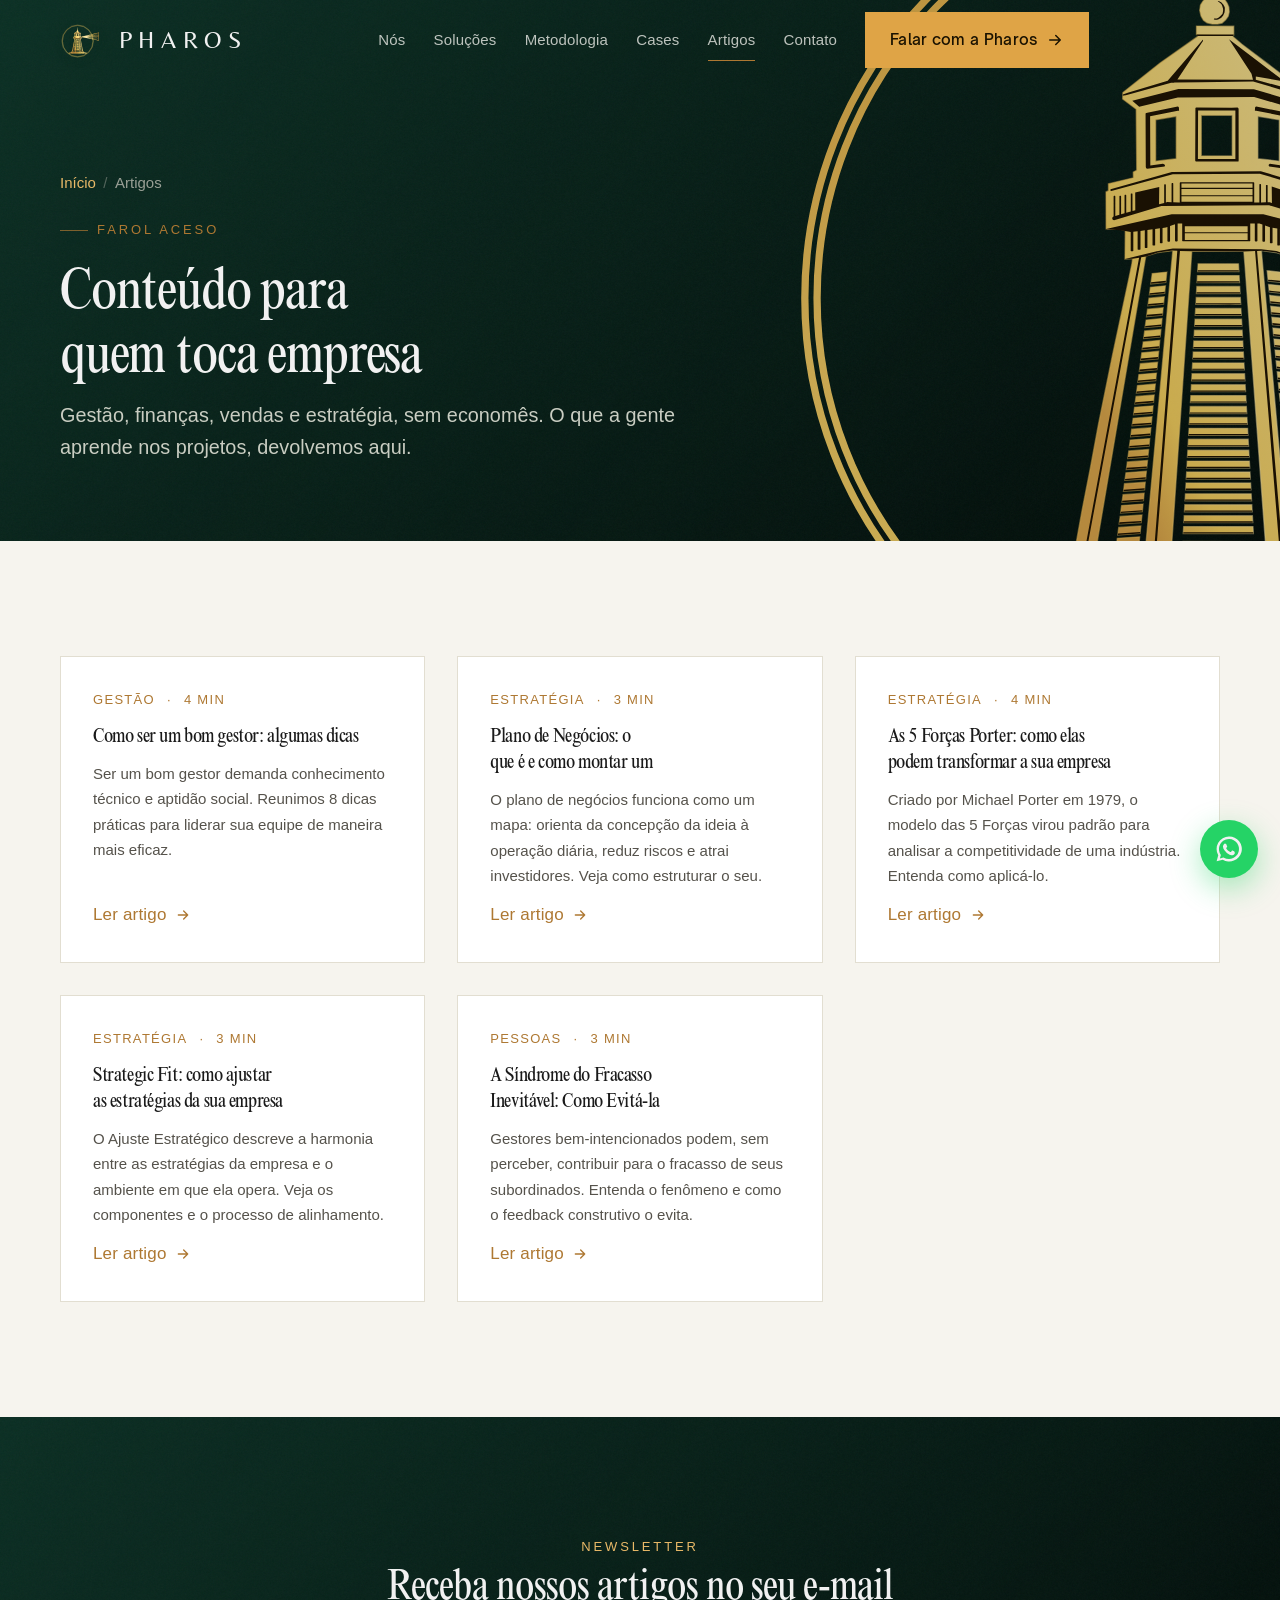
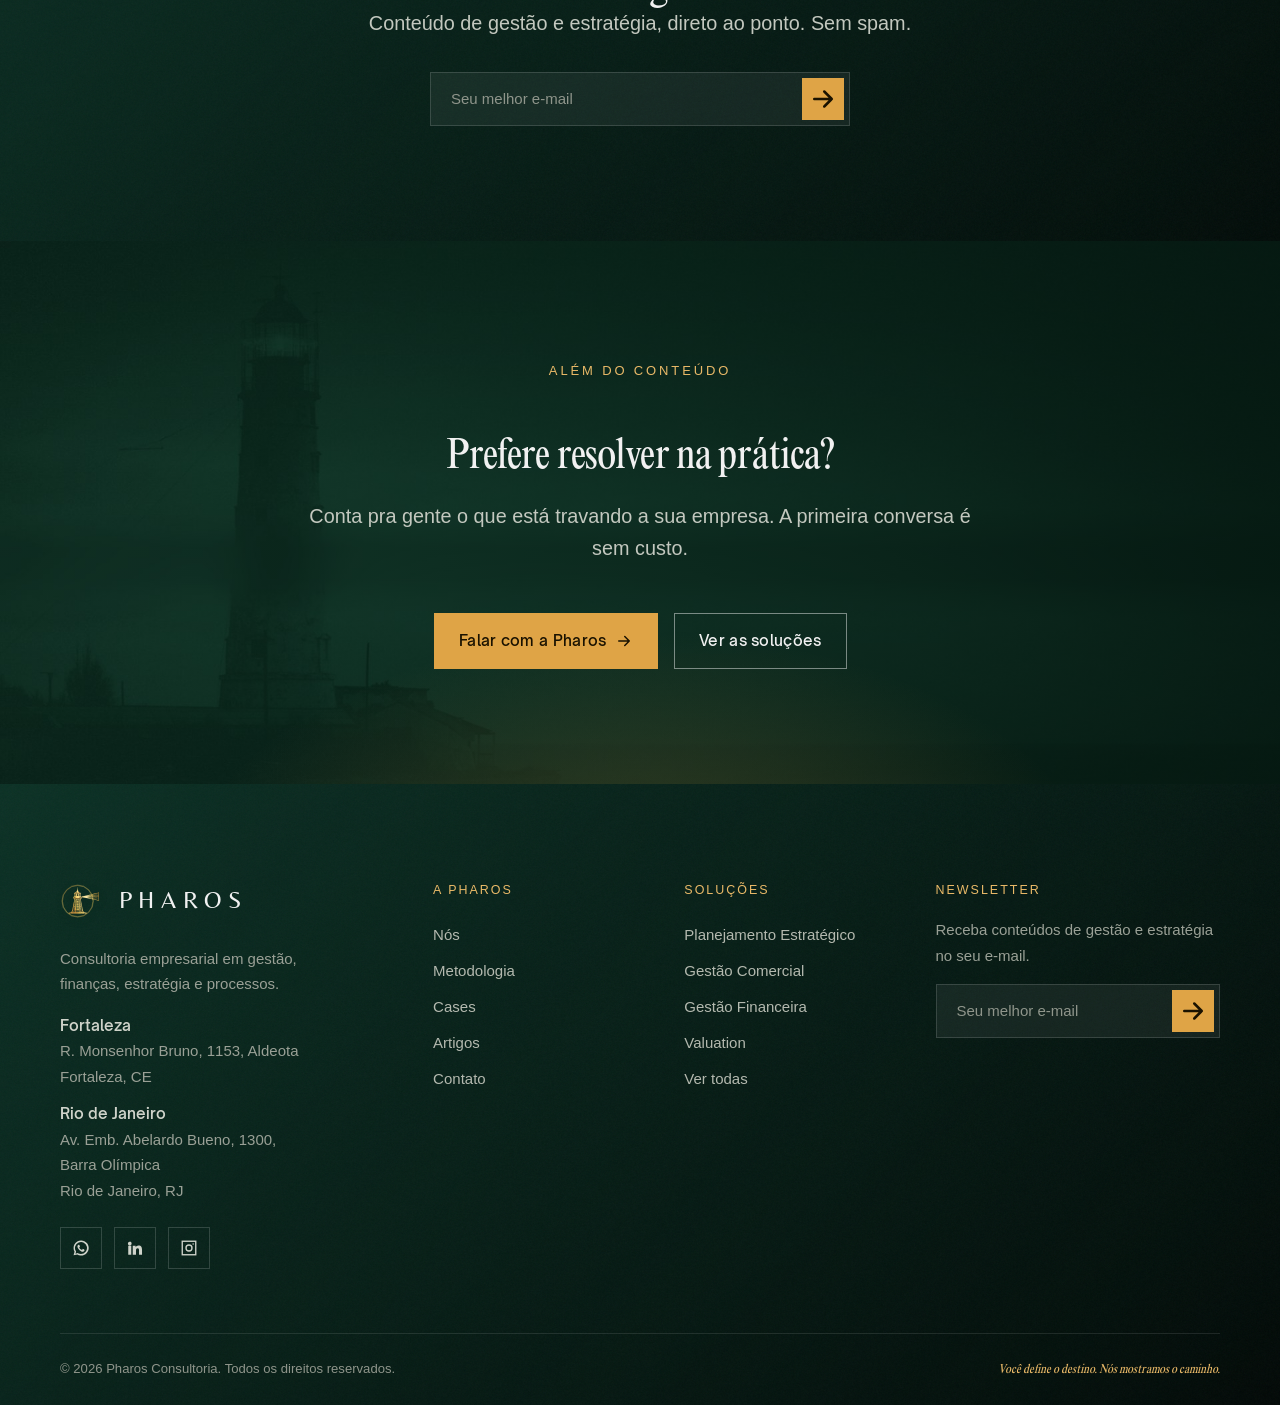
<file: blog.html>
<!DOCTYPE html>
<html lang="pt-BR">
<head>
  <meta charset="UTF-8" />
  <meta name="robots" content="noindex, nofollow" />
  <meta name="viewport" content="width=device-width, initial-scale=1" />
  <title>Artigos | Pharos Consultoria — gestão, finanças e estratégia</title>
  <meta name="description" content="Conteúdos práticos de gestão, finanças, vendas e estratégia para empresários e gestores, escritos pela equipe da Pharos Consultoria." />
  <meta name="theme-color" content="#082e21" />
  <link rel="canonical" href="https://pharosconsultoria.com.br/blog.html" />
  <meta property="og:type" content="website" />
  <meta property="og:site_name" content="Pharos Consultoria" />
  <meta property="og:title" content="Artigos | Pharos Consultoria" />
  <meta property="og:description" content="Conteúdos práticos de gestão, finanças, vendas e estratégia." />
  <meta property="og:image" content="https://pharosconsultoria.com.br/assets/img/og-image.png" />
  <link rel="icon" type="image/svg+xml" href="assets/img/logo-farol.svg" />
  <link rel="preload" href="assets/fonts/open-sauce-sans-latin-400-normal.woff2" as="font" type="font/woff2" crossorigin />
  <link rel="stylesheet" href="assets/css/tokens.css" />
  <link rel="stylesheet" href="assets/css/styles.css" />
  <link rel="stylesheet" href="assets/css/pages.css" />
</head>
<body>
  <a class="skip-link" href="#main">Pular para o conteúdo</a>

  <header class="site-header site-header--onDark">
    <div class="container site-header__inner">
      <a class="brand" href="index.html" aria-label="Pharos Consultoria, página inicial">
        <img class="brand__mark" src="assets/img/logo-farol.svg" alt="" width="40" height="40" />
        <span class="brand__name">PHAROS</span>
      </a>
      <nav class="nav" aria-label="Navegação principal">
        <a class="nav__link" href="sobre.html">Nós</a>
        <a class="nav__link" href="servicos.html">Soluções</a>
        <a class="nav__link" href="metodologia.html">Metodologia</a>
        <a class="nav__link" href="cases.html">Cases</a>
        <a class="nav__link" href="blog.html" aria-current="page">Artigos</a>
        <a class="nav__link" href="contato.html">Contato</a>
        <a class="btn" href="contato.html">Falar com a Pharos
          <svg viewBox="0 0 24 24" fill="none" stroke="currentColor" stroke-width="2" stroke-linecap="round" stroke-linejoin="round" aria-hidden="true"><path d="M5 12h14M13 6l6 6-6 6"/></svg>
        </a>
      </nav>
      <div class="header-actions">
        <button class="nav-toggle" aria-label="Abrir menu"><span></span></button>
      </div>
    </div>
  </header>

  <main id="main">
    <section class="page-hero">
      <div class="container">
        <nav class="breadcrumb" aria-label="Você está em"><a href="index.html">Início</a><span>/</span> Artigos</nav>
        <p class="eyebrow" style="margin-top:var(--space-5)">Farol aceso</p>
        <h1>Conteúdo para quem toca empresa</h1>
        <p class="lead">Gestão, finanças, vendas e estratégia, sem economês. O que a gente aprende nos projetos, devolvemos aqui.</p>
      </div>
    </section>

    <!-- ARTIGOS -->
    <section class="section">
      <div class="container">
        <div class="post-grid">
          <article class="post-card" data-reveal
                   data-article="como-ser-um-bom-gestor"
                   data-category="Gestão"
                   data-readtime="4 min">
            <div class="meta"><span>Gestão</span><span>·</span><span>4 min</span></div>
            <h3>Como ser um bom gestor: algumas dicas</h3>
            <p>Ser um bom gestor demanda conhecimento técnico e aptidão social. Reunimos 8 dicas práticas para liderar sua equipe de maneira mais eficaz.</p>
            <button class="link-arrow post-card__cta" type="button" aria-haspopup="dialog">Ler artigo
              <svg viewBox="0 0 24 24" fill="none" stroke="currentColor" stroke-width="2" stroke-linecap="round" stroke-linejoin="round" aria-hidden="true"><path d="M5 12h14M13 6l6 6-6 6"/></svg></button>
            <template class="post-card__body">
<p>Qualquer líder, em algum momento, já se perguntou sobre como ser um bom gestor, certo? Com tantas responsabilidades sobre seus ombros, não é surpresa que seu trabalho define o ritmo da equipe e garante que a empresa alcance suas metas. Portanto, é crucial entender o papel que você desempenha.</p>
<p>No entanto, ser um bom gestor é uma tarefa complexa que demanda múltiplas habilidades. Além de conhecimentos técnicos, como o planejamento estratégico, é fundamental desenvolver aptidões sociais que facilitem a interação com a equipe. Dessa forma, você conseguirá liderar de maneira mais eficiente.</p>
<p>Dada a importância desse tema, preparamos 8 dicas práticas para ajudar você, gestor, a liderar sua equipe de maneira mais eficaz, rumo ao sucesso.</p>

<h3>A Importância de um bom Gestor no crescimento empresarial</h3>
<p>Para ser um bom gestor, é essencial equilibrar os interesses da empresa com o desenvolvimento contínuo da equipe. Mais do que isso, um líder eficaz deve compreender a importância do espírito colaborativo. Ou seja, buscar a excelência e promover o trabalho em equipe são fundamentais para que as atividades diárias sejam executadas corretamente. Dessa forma, o sucesso se torna uma consequência natural.</p>
<p>Quando uma empresa conta com um gestor capacitado, o caminho para o sucesso torna-se muito mais acessível. Afinal, um líder eficaz guia seu time, mantém a motivação em alta e assegura a realização de um trabalho de excelência. Portanto, a presença de um bom gestor é indispensável.</p>

<h3>A Diferença entre chefe e líder</h3>
<p>É importante destacar que ser chefe é muito diferente de ser um líder. Muitos gestores, no entanto, não entendem essa diferença, o que pode comprometer os resultados da empresa. Um verdadeiro líder se integra à equipe, ouve, aconselha, orienta e trabalha junto com todos, sempre em prol de um objetivo comum.</p>
<p>Assim, é essencial estar disponível, promover uma comunicação clara, estabelecer metas e criar um ambiente organizacional positivo para todos. Essas práticas, portanto, permitem que você, gestor, compreenda as necessidades dos colaboradores e desperte neles um sentimento de proatividade.</p>

<h3>Algumas dicas para ser um bom gestor</h3>
<p>Agora que você entende a importância de ser um bom gestor, confira 8 dicas para aprimorar sua liderança:</p>

<h4>1. Invista constantemente em capacitação</h4>
<p>Com o avanço tecnológico e a multiplicação das fontes do conhecimento, é vital que todo gestor continue se capacitando. Aprender continuamente é fundamental para aplicar e compartilhar esse conhecimento com sua equipe, otimizando sua própria performance e a de todos ao seu redor. Assim, você se torna um líder mais preparado.</p>

<h4>2. Conduza reuniões produtivas e colaborativas</h4>
<p>A disseminação de informações dentro de uma empresa é crucial para a eficácia das atividades. Portanto, é importante ouvir seus colaboradores e realizar reuniões que sejam verdadeiramente produtivas e colaborativas. Reunir sua equipe regularmente para compartilhar conhecimentos fortalece a cultura organizacional. No entanto, lembre-se: reuniões em excesso podem ser prejudiciais.</p>

<h4>3. Mantenha a equipe sempre motivada</h4>
<p>Um bom gestor sabe como manter sua equipe motivada. Embora seja desafiador lidar diariamente com diferentes personalidades, é possível engajar todos os envolvidos para que desempenhem um trabalho melhor. Entender o que motiva cada colaborador e, além disso, utilizar técnicas inovadoras no gerenciamento de desempenho são estratégias valiosas.</p>

<h4>4. Conheça profundamente a empresa</h4>
<p>Para promover uma cultura de resultados, é essencial que o gestor conheça a fundo a empresa, seus processos e colaboradores. Focar na lucratividade e na eficiência dos projetos é importante, mas a cobrança por resultados deve ser feita de maneira sutil, para não desmotivar a equipe. Portanto, investir em tecnologia e em ações motivadoras pode destacar o negócio no mercado.</p>

<h4>5. Priorize a organização</h4>
<p>A organização é um dos pilares para quem busca ser um bom gestor. Estabelecer metas claras, além de orientar os funcionários, cria um sentimento de unidade e coesão. As metas, sejam individuais ou coletivas, devem sempre ser relevantes, específicas, mensuráveis e alcançáveis. Dessa forma, todos estarão alinhados em torno dos objetivos.</p>

<h4>6. Delegue responsabilidades de forma eficaz</h4>
<p>Um bom gestor sabe que não pode fazer tudo sozinho. Aprender a delegar, portanto, é a chave para o sucesso na liderança. Embora possa ser tentador tentar controlar tudo, isso pode levar ao fracasso. Delegar tarefas demonstra confiança em sua equipe, o que, por sua vez, aumenta a motivação e a eficiência.</p>

<h4>7. Ofereça feedbacks construtivos</h4>
<p>Manter uma postura aberta para dar e receber feedbacks é fundamental. Ao abordar problemas de forma racional e sem expor os colaboradores a constrangimentos, você fortalece a confiança dentro da equipe. Portanto, feedbacks construtivos são ferramentas poderosas para otimizar o desempenho e garantir que as atividades fluam melhor.</p>

<h4>8. Modernize sua gestão</h4>
<p>Uma empresa que não adota soluções tecnológicas corre o risco de se tornar obsoleta. Modernizar a gestão, portanto, faz toda a diferença na competitividade do negócio. A tecnologia, além de facilitar os processos, melhora o desempenho e a produção, refletindo diretamente na eficiência da organização.</p>

<p>Seguindo essas dicas, você estará mais preparado para liderar sua equipe rumo ao sucesso, garantindo que sua empresa se destaque no mercado.</p>
<p class="article-body__also"><em>Leia também:</em> <a href="#" data-open-article="plano-de-negocios">Plano de Negócios: o que é e como montar um</a></p>
            </template>
          </article>
          <article class="post-card" data-reveal data-reveal-delay="1"
                   data-article="plano-de-negocios"
                   data-category="Estratégia"
                   data-readtime="3 min">
            <div class="meta"><span>Estratégia</span><span>·</span><span>3 min</span></div>
            <h3>Plano de Negócios: o que é e como montar um</h3>
            <p>O plano de negócios funciona como um mapa: orienta da concepção da ideia à operação diária, reduz riscos e atrai investidores. Veja como estruturar o seu.</p>
            <button class="link-arrow post-card__cta" type="button" aria-haspopup="dialog">Ler artigo
              <svg viewBox="0 0 24 24" fill="none" stroke="currentColor" stroke-width="2" stroke-linecap="round" stroke-linejoin="round" aria-hidden="true"><path d="M5 12h14M13 6l6 6-6 6"/></svg></button>
            <template class="post-card__body">
<h3>Introdução</h3>
<p>Para transformar uma ideia em um empreendimento de sucesso, é essencial ter um planejamento estruturado. Aqui, o plano de negócios se torna uma ferramenta indispensável para qualquer empreendedor que deseja lançar sua empresa e garantir seu crescimento sustentável.</p>

<h3>O que é um Plano de Negócios?</h3>
<p>O plano de negócios define, de forma clara, o modelo de operação da empresa, seus objetivos, recursos necessários, estratégias de mercado e projeções financeiras. Assim, ele funciona como um mapa, orientando os empreendedores desde a concepção da ideia até a execução e operação diária do negócio. Além disso, ele se torna essencial para mitigar riscos e atrair investidores.</p>

<h3>Por que sua Empresa Precisa de um Plano de Negócios?</h3>
<p>Primeiro, o plano de negócios reduz riscos porque identifica possíveis obstáculos e desafios antes que eles se tornem problemas reais. Desse modo, o empreendedor toma medidas preventivas, aumentando as chances de sucesso.</p>
<p>Além disso, ele oferece clareza estratégica, forçando os fundadores a pensarem profundamente sobre todos os aspectos do negócio, desde o mercado-alvo até os fluxos de receita. Como resultado, eles tomam decisões mais bem fundamentadas e têm uma visão clara dos objetivos a curto, médio e longo prazo.</p>
<p>Além disso, o plano de negócios é uma ferramenta poderosa de comunicação, essencial para conquistar a confiança de investidores, parceiros e até mesmo clientes. Dessa forma, ele demonstra que a empresa tem uma estratégia clara e está preparada para o futuro.</p>
<p>Por fim, o plano de negócios não é algo imutável. Pelo contrário, ele deve ser revisado e atualizado regularmente, permitindo que a empresa se adapte rapidamente às mudanças de mercado, novas tecnologias e outras variáveis externas. Assim, a flexibilidade e adaptação se tornam vantagens cruciais.</p>

<h3>Como Estruturar um Plano de Negócios?</h3>
<p>Um plano de negócios completo inclui, entre outros elementos, um sumário executivo, uma análise detalhada do mercado, projeções financeiras, estratégias de marketing e um plano operacional robusto. Além disso, ferramentas como o Business Model Canvas podem ser úteis na fase inicial, oferecendo uma visão geral do modelo de negócio em um formato simplificado.</p>
<p>Primeiro, no sumário executivo, você apresenta uma visão geral do negócio, incluindo o mercado-alvo, a proposta de valor e as principais projeções financeiras.</p>
<p>Depois, na análise de mercado, você inclui uma pesquisa detalhada sobre a indústria, concorrentes, tendências de mercado e necessidades do cliente.</p>
<p>Além disso, as projeções financeiras envolvem a estimativa de receitas, custos, margens de lucro, ponto de equilíbrio, entre outros indicadores financeiros.</p>
<p>Além do mais, no plano de marketing, você define as estratégias de posicionamento, preço, promoção e distribuição do produto ou serviço.</p>
<p>Por fim, o plano operacional detalha os processos internos, logística, cadeia de suprimentos e as necessidades de capital para iniciar e operar o negócio.</p>

<h3>Conclusão</h3>
<p>Embora o plano de negócios não garanta o sucesso, ele aumenta significativamente as chances de sua empresa prosperar em um mercado competitivo. Portanto, ele proporciona clareza, reduz incertezas e serve como uma ferramenta vital para atrair investidores e orientar as decisões estratégicas ao longo da jornada empresarial.</p>
<p>Na Pharos, acreditamos que o planejamento sólido é a base para o sucesso de qualquer empreendimento, e estamos aqui para ajudar sua empresa a construir um plano que a leve ao próximo nível.</p>
<p>Por fim, se você precisa de suporte para criar ou revisar o plano de negócios da sua empresa, nossos consultores estão prontos para ajudar. Vamos juntos construir o caminho para o sucesso.</p>
            </template>
          </article>
          <article class="post-card" data-reveal data-reveal-delay="2"
                   data-article="5-forcas-de-porter"
                   data-category="Estratégia"
                   data-readtime="4 min">
            <div class="meta"><span>Estratégia</span><span>·</span><span>4 min</span></div>
            <h3>As 5 Forças Porter: como elas podem transformar a sua empresa</h3>
            <p>Criado por Michael Porter em 1979, o modelo das 5 Forças virou padrão para analisar a competitividade de uma indústria. Entenda como aplicá-lo.</p>
            <button class="link-arrow post-card__cta" type="button" aria-haspopup="dialog">Ler artigo
              <svg viewBox="0 0 24 24" fill="none" stroke="currentColor" stroke-width="2" stroke-linecap="round" stroke-linejoin="round" aria-hidden="true"><path d="M5 12h14M13 6l6 6-6 6"/></svg></button>
            <template class="post-card__body">
<h3>Introdução</h3>
<p>Michael E. Porter é um renomado economista e professor da Harvard Business School, amplamente conhecido por suas teorias sobre economia empresarial e estratégia competitiva. Em 1979, ele introduziu o conceito das 5 Forças Competitivas em seu artigo revolucionário na Harvard Business Review. Desde então, este modelo se tornou um padrão para a análise da competitividade de uma indústria e tem sido utilizado por empresas ao redor do mundo para desenvolver estratégias robustas e bem informadas.</p>

<h3>O que são as 5 Forças de Porter?</h3>
<p>As Cinco Forças de Porter são um modelo que identifica e analisa cinco forças principais que moldam cada indústria e determinam seu nível de concorrência e, consequentemente, sua atratividade e rentabilidade. Essas forças incluem a ameaça de novos entrantes, o poder de barganha dos fornecedores, o poder de barganha dos compradores, a ameaça de produtos substitutos e a rivalidade entre os concorrentes existentes.</p>

<h3>Por que usar o modelo de Porter?</h3>
<p>O modelo de Porter permite que as empresas entendam a estrutura da sua indústria e identifiquem pontos de vulnerabilidade e oportunidades estratégicas. Além disso, ele as ajuda a identificar as forças que mais influenciam a rentabilidade da indústria, desenvolver estratégias para fortalecer a posição competitiva da empresa e antecipar e se preparar para mudanças na estrutura da indústria.</p>

<h3>Quais são as 5 Forças?</h3>
<p><strong>A ameaça de novos entrantes</strong> pode trazer nova capacidade e desejo de ganhar participação de mercado, o que pode pressionar preços, custos e o nível de investimento necessário para competir. A ameaça de novos entrantes depende de barreiras à entrada presentes na indústria e da reação esperada dos concorrentes existentes.</p>
<p><strong>O poder de barganha dos fornecedores</strong> pode aumentar os preços ou diminuir a qualidade dos produtos e serviços, afetando a lucratividade das empresas na indústria. A força dos fornecedores é determinada por fatores como a concentração do mercado de fornecedores, a disponibilidade de substitutos e a importância do setor para os fornecedores.</p>
<p><strong>O poder de barganha dos compradores</strong> pode forçar a redução dos preços ou exigir melhor qualidade e serviços, impactando as margens de lucro. O poder dos compradores aumenta quando há poucos compradores grandes, produtos padronizados ou quando os custos de mudança para um novo fornecedor são baixos.</p>
<p><strong>A ameaça de produtos substitutos</strong> pode limitar o potencial de lucro de uma indústria ao colocar um teto nos preços que as empresas podem cobrar. A ameaça é alta quando os substitutos oferecem uma boa relação custo-benefício ou quando os custos de mudança para o substituto são baixos.</p>
<p><strong>A rivalidade entre os concorrentes existentes</strong> pode manifestar-se em descontos de preços, novas introduções de produtos e melhorias de serviços. A intensidade da rivalidade depende de fatores como o número de concorrentes, a taxa de crescimento da indústria, barreiras de saída e a diversidade dos concorrentes.</p>

<h3>Como aplicar as 5 Forças de Porter</h3>
<p>Para aplicar as Cinco Forças de Porter, primeiramente, comece analisando cada força em detalhe. Primeiramente, avalie as barreiras à entrada e a probabilidade de novos concorrentes.</p>
<p>Em seguida, estude o poder de negociação dos fornecedores e a possibilidade de mudança. Além disso, entenda a força dos compradores e sua sensibilidade a preços.</p>
<p>Também é importante identificar produtos substitutos e avaliar seu impacto potencial. Por fim, examine a intensidade da rivalidade entre os concorrentes existentes. Com base nessa análise, desenvolva estratégias que posicionem sua empresa onde as forças são mais fracas.</p>
<p>Além disso, explore mudanças nas forças para melhorar sua posição competitiva e reconfigure as forças a seu favor negociando melhores condições com fornecedores, desenvolvendo fidelidade com os clientes e inovando para criar barreiras aos novos entrantes.</p>

<h3>Exemplos das 5 Forças de Porter</h3>
<p>No setor de tecnologia, empresas como a Apple criam barreiras significativas através de altos investimentos em P&amp;D e fortes marcas.</p>
<p>Na indústria de aviação, as empresas enfrentam altos custos devido ao poder de fornecedores como fabricantes de aeronaves e sindicatos de trabalhadores.</p>
<p>Grandes varejistas como o Walmart têm poder de negociação significativo devido ao volume de compras. No setor de telecomunicações, há uma ameaça constante de substitutos como serviços de mensagens instantâneas que substituem as chamadas tradicionais. Por fim, a indústria de serviços de alimentação experimenta intensa rivalidade com inúmeros restaurantes competindo pelo mesmo grupo de clientes.</p>

<h3>Conclusão</h3>
<p>As Cinco Forças Competitivas de Michael Porter fornecem uma estrutura valiosa para entender a dinâmica da sua indústria e desenvolver estratégias eficazes.</p>
<p>Ao aplicar esse modelo, sua empresa pode identificar oportunidades para fortalecer sua posição competitiva e melhorar a lucratividade a longo prazo. Entender e gerir essas forças pode ser a chave do sucesso em um mercado competitivo.</p>
            </template>
          </article>
          <article class="post-card" data-reveal
                   data-article="strategic-fit"
                   data-category="Estratégia"
                   data-readtime="3 min">
            <div class="meta"><span>Estratégia</span><span>·</span><span>3 min</span></div>
            <h3>Strategic Fit: como ajustar as estratégias da sua empresa</h3>
            <p>O Ajuste Estratégico descreve a harmonia entre as estratégias da empresa e o ambiente em que ela opera. Veja os componentes e o processo de alinhamento.</p>
            <button class="link-arrow post-card__cta" type="button" aria-haspopup="dialog">Ler artigo
              <svg viewBox="0 0 24 24" fill="none" stroke="currentColor" stroke-width="2" stroke-linecap="round" stroke-linejoin="round" aria-hidden="true"><path d="M5 12h14M13 6l6 6-6 6"/></svg></button>
            <template class="post-card__body">
<h3>O que é: Ajuste Estratégico (Strategic Fit)</h3>
<p>O Ajuste Estratégico, conhecido como Strategic Fit, é um conceito central na gestão estratégica. Ele descreve a harmonia entre as estratégias de uma organização e o ambiente externo em que ela opera.</p>
<p>O objetivo do Ajuste Estratégico é assegurar que as ações e decisões da empresa estejam alinhadas com seus objetivos estratégicos, de modo a aproveitar oportunidades e enfrentar desafios no mercado.</p>

<h3>A Importância do Ajuste Estratégico</h3>
<p>O Ajuste Estratégico é crucial para o sucesso de uma organização, pois permite que ela se posicione de maneira competitiva no mercado. Portanto, ao garantir que suas estratégias estejam sincronizadas com as condições externas, a empresa pode tirar proveito de oportunidades emergentes e reduzir os riscos associados às mudanças no ambiente de negócios.</p>
<p>Além disso, um bom Ajuste Estratégico contribui para a eficiência operacional, já que estratégias bem adaptadas possibilitam o uso mais eficaz dos recursos da empresa, evitando desperdícios e redundâncias.</p>

<h3>Componentes do Ajuste Estratégico</h3>
<p>O Ajuste Estratégico é composto por dois elementos principais: ajuste externo e ajuste interno.</p>

<h4>Ajuste Externo</h4>
<p>O ajuste externo se refere à compatibilidade entre as estratégias da organização e as condições do ambiente externo. Isso envolve a análise de mercado, a identificação de tendências e a compreensão das necessidades e expectativas dos clientes.</p>
<p>Para alcançar um ajuste externo eficaz, a empresa deve realizar uma análise detalhada do mercado, identificando oportunidades e ameaças. Com base nessa análise, a organização pode desenvolver estratégias para aproveitar as oportunidades e enfrentar os desafios identificados.</p>

<h4>Ajuste Interno</h4>
<p>O ajuste interno, por outro lado, se refere à compatibilidade entre as estratégias da organização e seus recursos internos. Isso inclui fatores como capacidade de produção, competências dos funcionários, infraestrutura tecnológica e sistemas de gestão.</p>
<p>Para alcançar um ajuste interno adequado, a empresa deve avaliar seus recursos e capacidades internas, identificando seus pontos fortes e fracos. Com essa avaliação, a organização pode desenvolver estratégias que sejam compatíveis com seus recursos e que permitam o uso eficiente dos mesmos.</p>

<h3>Processo de Alinhamento Estratégico</h3>
<p>O processo de alinhamento estratégico envolve várias etapas que garantem a harmonia entre as estratégias da organização e seu ambiente externo e interno.</p>
<ol class="article-body__ol">
  <li><strong>Análise do Ambiente Externo:</strong> Primeiramente, a identificação das oportunidades e ameaças no mercado, por meio de pesquisas de mercado, análise de concorrência e monitoramento de tendências.</li>
  <li><strong>Análise Interna:</strong> Em seguida, a avaliação dos recursos e capacidades internas da organização, incluindo análise de desempenho, avaliação de competências e revisão de processos internos.</li>
  <li><strong>Definição de Estratégias:</strong> Posteriormente, a formulação de planos de ação com base nas análises realizadas. Nessa etapa, a organização define metas e objetivos estratégicos, bem como as ações necessárias para alcançá-los.</li>
  <li><strong>Implementação das Estratégias:</strong> A execução dos planos de ação definidos, mobilizando recursos e capacidades para concretizar as estratégias estabelecidas.</li>
  <li><strong>Monitoramento e Controle:</strong> Finalmente, o acompanhamento do desempenho da organização em relação às suas estratégias, com ajustes necessários para assegurar o alcance dos objetivos estratégicos.</li>
</ol>

<h3>Exemplos de Ajuste Estratégico</h3>
<p>Um exemplo de Ajuste Estratégico é uma empresa de tecnologia que, ao observar uma tendência crescente na demanda por dispositivos móveis, desenvolve estratégias para aproveitar essa oportunidade. A empresa analisa o mercado, identifica as necessidades dos clientes e cria produtos e serviços que atendam a essas demandas.</p>
<p>Outro exemplo é uma empresa de varejo que percebe o aumento da preocupação dos consumidores com a sustentabilidade. Em resposta, ela desenvolve estratégias para se posicionar como uma empresa ecologicamente responsável, analisando o mercado, entendendo as expectativas dos clientes e implementando ações para reduzir seu impacto ambiental.</p>

<h3>Conclusão</h3>
<p>O Strategic Fit é fundamental para a gestão estratégica de uma organização. Ele garante o alinhamento das estratégias da empresa com seu ambiente externo e interno, posicionando-a competitivamente no mercado e permitindo que ela aproveite oportunidades emergentes. Portanto, seguindo um processo de alinhamento estratégico, a organização pode assegurar que suas ações e decisões estejam em sintonia com seus objetivos estratégicos, impulsionando seu sucesso a longo prazo.</p>
            </template>
          </article>
          <article class="post-card" data-reveal data-reveal-delay="1"
                   data-article="sindrome-do-fracasso-inevitavel"
                   data-category="Pessoas"
                   data-readtime="3 min">
            <div class="meta"><span>Pessoas</span><span>·</span><span>3 min</span></div>
            <h3>A Síndrome do Fracasso Inevitável: Como Evitá-la</h3>
            <p>Gestores bem-intencionados podem, sem perceber, contribuir para o fracasso de seus subordinados. Entenda o fenômeno e como o feedback construtivo o evita.</p>
            <button class="link-arrow post-card__cta" type="button" aria-haspopup="dialog">Ler artigo
              <svg viewBox="0 0 24 24" fill="none" stroke="currentColor" stroke-width="2" stroke-linecap="round" stroke-linejoin="round" aria-hidden="true"><path d="M5 12h14M13 6l6 6-6 6"/></svg></button>
            <template class="post-card__body">
<h3>Introdução</h3>
<p>A “Síndrome do Fracasso Inevitável”, descrita por Jean-François Manzoni e Jean-Louis Barsoux no livro <em>“Gerenciando Pessoas – Harvard Business Review”</em>, é um fenômeno preocupante que pode ocorrer em qualquer organização. Esta síndrome descreve uma situação em que gestores, mesmo bem-intencionados, acabam contribuindo inadvertidamente para o fracasso de seus subordinados. Este artigo explora como isso acontece, a importância do feedback construtivo e a necessidade de evitar um ambiente de desconfiança e baixa autoestima.</p>

<h3>Como gestores bem-intencionados contribuem para o fracasso dos seus subordinados</h3>
<p>Muitos gestores começam com a melhor das intenções, desejando apoiar e desenvolver suas equipes. No entanto, certos comportamentos podem, sem querer, sabotar esses esforços. Primeiramente, um dos mecanismos mais comuns que contribuem para a síndrome do fracasso inevitável é a criação de expectativas negativas. Quando um gestor acredita que um subordinado não vai ter um bom desempenho, essa expectativa pode se tornar uma profecia autorrealizável. Consequentemente, o gestor pode inconscientemente tratar o subordinado de maneira diferente, dando menos apoio ou assumindo que ele falhará, o que aumenta as chances de um desempenho ruim.</p>
<p>Outro comportamento prejudicial é o microgerenciamento. Quando gestores monitoram cada detalhe do trabalho de um subordinado, eles enviam uma mensagem de desconfiança. Isso não só desmoraliza o funcionário, mas também limita sua capacidade de aprender e crescer de forma independente. A falta de confiança manifestada através do microgerenciamento é uma receita para a baixa autoestima e desengajamento.</p>
<p>Além disso, o feedback excessivamente crítico ou punitivo pode destruir a autoestima e a motivação dos funcionários. Quando o feedback é focado apenas nos erros e falhas, os colaboradores podem se sentir desencorajados e menos inclinados a se esforçar. Em vez de se sentirem motivados a melhorar, eles podem acreditar que são incapazes de atender às expectativas do gestor, o que perpetua um ciclo de desempenho insatisfatório.</p>

<h3>A Importância do feedback construtivo</h3>
<p>O feedback construtivo é uma ferramenta vital para evitar a síndrome do fracasso inevitável. Primeiramente, é essencial equilibrar feedback positivo e negativo. Reconhecer os sucessos e pontos fortes dos colaboradores aumenta a autoestima e a motivação, tornando-os mais receptivos ao feedback corretivo. Além disso, o feedback deve ser direcionado ao comportamento específico, e não à personalidade do indivíduo. Isso ajuda a evitar que os colaboradores se sintam atacados pessoalmente e facilita a aceitação do feedback.</p>
<p>Em vez de apenas apontar problemas, os gestores devem oferecer sugestões práticas para a melhoria. Isso mostra apoio e um desejo genuíno de ver o colaborador crescer. Além disso, o feedback deve ser uma via de mão dupla. Os gestores devem encorajar os colaboradores a expressarem suas preocupações e ideias, promovendo um ambiente de comunicação aberta e confiança mútua.</p>

<h3>Evitando um ambiente de desconfiança e baixa autoestima</h3>
<p>Para evitar a criação de um ambiente de desconfiança e baixa autoestima, os gestores devem adotar algumas práticas essenciais. Primeiramente, promover a autonomia é crucial. Confiar nas habilidades dos subordinados e dar-lhes autonomia para tomar decisões aumenta a confiança e a motivação. Além disso, os gestores devem resistir ao impulso de microgerenciar e, em vez disso, fornecer orientação e suporte conforme necessário.</p>
<p>Definir metas claras e alcançáveis ajuda os colaboradores a entenderem o que se espera deles e como podem ter sucesso. Isso também facilita a avaliação justa do desempenho. Além disso, um ambiente de trabalho onde os colaboradores se sentem apoiados e valorizados promove a confiança e o engajamento. Gestores devem ser acessíveis e demonstrar interesse genuíno no bem-estar e no desenvolvimento de suas equipes.</p>

<h3>Conclusão</h3>
<p>A síndrome do fracasso inevitável é um desafio significativo, mas que pode ser mitigado com práticas de gestão adequadas. Portanto, ao oferecer feedback construtivo, promover um ambiente de confiança e evitar comportamentos prejudiciais, os gestores podem ajudar seus subordinados a alcançar seu pleno potencial. Por fim, é crucial que os líderes estejam cientes de como suas ações e expectativas impactam o desempenho e a moral de suas equipes, trabalhando continuamente para criar um ambiente de trabalho positivo e de apoio.</p>
            </template>
          </article>
        </div>
      </div>
    </section>

    <!-- NEWSLETTER -->
    <section class="section dark">
      <div class="container">
        <div class="cta-band__inner" data-reveal style="text-align:center; max-width:640px; margin-inline:auto">
          <p class="eyebrow eyebrow--center" style="justify-content:center">Newsletter</p>
          <h2>Receba nossos artigos no seu e-mail</h2>
          <p class="lead">Conteúdo de gestão e estratégia, direto ao ponto. Sem spam.</p>
          <form class="news-form" data-mock aria-label="Assinar newsletter" style="max-width:420px; margin:var(--space-6) auto 0">
            <label class="sr-only" for="nl-email-page">Seu e-mail</label>
            <input id="nl-email-page" type="email" name="email" placeholder="Seu melhor e-mail" required autocomplete="email" />
            <button type="submit" aria-label="Assinar">
              <svg viewBox="0 0 24 24" fill="none" stroke="currentColor" stroke-width="2" stroke-linecap="round" stroke-linejoin="round" aria-hidden="true"><path d="M5 12h14M13 6l6 6-6 6"/></svg>
            </button>
          </form>
          <p data-form-note hidden style="color:var(--gold-400); margin-top:var(--space-3)"></p>
        </div>
      </div>
    </section>

    <!-- CTA -->
    <section class="section deep cta-band cta-band--farol">
      <div class="cta-band__glow" aria-hidden="true"></div>
      <div class="container">
        <div class="cta-band__inner" data-reveal>
          <p class="eyebrow eyebrow--center" style="justify-content:center">Além do conteúdo</p>
          <h2>Prefere resolver na prática?</h2>
          <p class="lead">Conta pra gente o que está travando a sua empresa. A primeira conversa é sem custo.</p>
          <div class="btn-row">
            <a class="btn" href="contato.html">Falar com a Pharos
              <svg viewBox="0 0 24 24" fill="none" stroke="currentColor" stroke-width="2" stroke-linecap="round" stroke-linejoin="round" aria-hidden="true"><path d="M5 12h14M13 6l6 6-6 6"/></svg></a>
            <a class="btn btn--ghost" href="servicos.html">Ver as soluções</a>
          </div>
        </div>
      </div>
    </section>
  </main>

  <div data-include-footer></div>
  <a class="wa-float" href="https://wa.me/5500000000000" target="_blank" rel="noopener" aria-label="Falar no WhatsApp">
    <svg viewBox="0 0 24 24" fill="currentColor" aria-hidden="true"><path d="M12 2a10 10 0 00-8.6 15l-1.3 4.8 4.9-1.3A10 10 0 1012 2zm0 18a8 8 0 01-4.1-1.1l-.3-.2-2.9.8.8-2.8-.2-.3A8 8 0 1112 20zm4.4-6c-.2-.1-1.4-.7-1.6-.8s-.4-.1-.5.1-.6.8-.8 1-.3.2-.5.1a6.5 6.5 0 01-1.9-1.2 7.2 7.2 0 01-1.3-1.7c-.1-.2 0-.4.1-.5l.4-.4.2-.4a.5.5 0 000-.4c0-.1-.5-1.3-.7-1.7s-.4-.4-.5-.4h-.5a.9.9 0 00-.7.3 2.8 2.8 0 00-.9 2.1 4.9 4.9 0 001 2.6 11 11 0 004.3 3.8c2 .8 2 .5 2.4.5a2.5 2.5 0 001.6-1.2 2 2 0 00.1-1.2c0-.1-.2-.2-.4-.3z"/></svg>
  </a>
  <script src="assets/js/main.js" defer></script>

  <!-- ==================== MODAL DE ARTIGO ==================== -->
  <div class="modal" id="article-modal" hidden>
    <div class="modal__overlay" data-modal-close></div>
    <div class="modal__dialog" role="dialog" aria-modal="true" aria-labelledby="article-modal-title">
      <button class="modal__close" type="button" data-modal-close aria-label="Fechar artigo">
        <svg viewBox="0 0 24 24" fill="none" stroke="currentColor" stroke-width="1.8" stroke-linecap="round" aria-hidden="true"><path d="M6 6l12 12M18 6L6 18"/></svg>
      </button>
      <div class="modal__scroll" tabindex="-1">
        <article class="article">
          <header class="article__head">
            <div class="article__meta" data-article-meta></div>
            <h2 id="article-modal-title" data-article-title></h2>
          </header>
          <div class="article__body" data-article-body></div>

          <section class="article__comments" aria-labelledby="article-comments-title">
            <h3 id="article-comments-title">Deixe um comentário</h3>
            <p class="article__comments-intro">Sua opinião importa para nós.</p>
            <form class="comment-form" data-mock novalidate>
              <div class="field">
                <label for="c-text">Comentário</label>
                <textarea id="c-text" name="comentario" rows="5" required placeholder="Escreva seu comentário"></textarea>
              </div>
              <div class="form-row">
                <div class="field">
                  <label for="c-name">Nome</label>
                  <input id="c-name" name="nome" type="text" required autocomplete="name" placeholder="Seu nome" />
                </div>
                <div class="field">
                  <label for="c-mail">E-mail</label>
                  <input id="c-mail" name="email" type="email" required autocomplete="email" placeholder="Seu e-mail" />
                </div>
              </div>
              <button class="btn" type="submit">Comentar</button>
              <p class="form-ok" data-form-note hidden>Comentário enviado. Obrigado pela participação.</p>
            </form>
          </section>
        </article>
      </div>
    </div>
  </div>
</body>
</html>
</file>
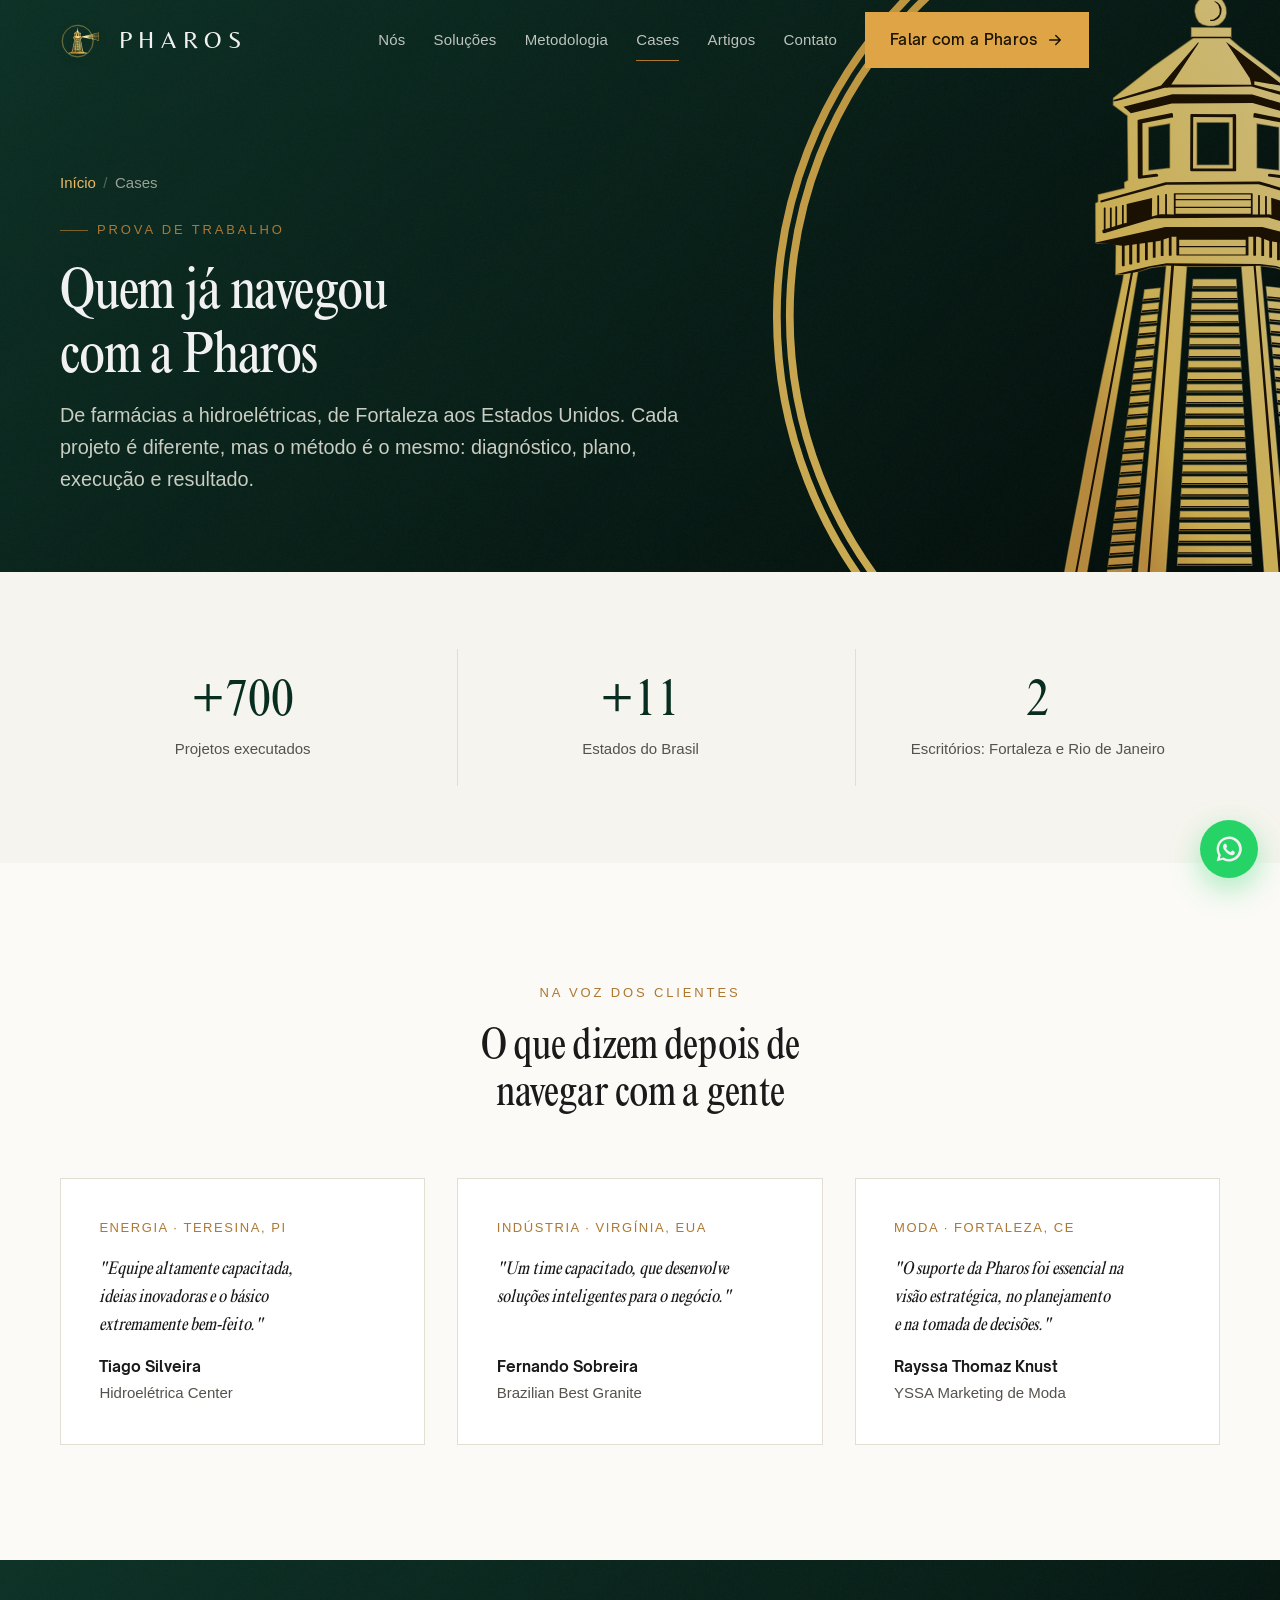
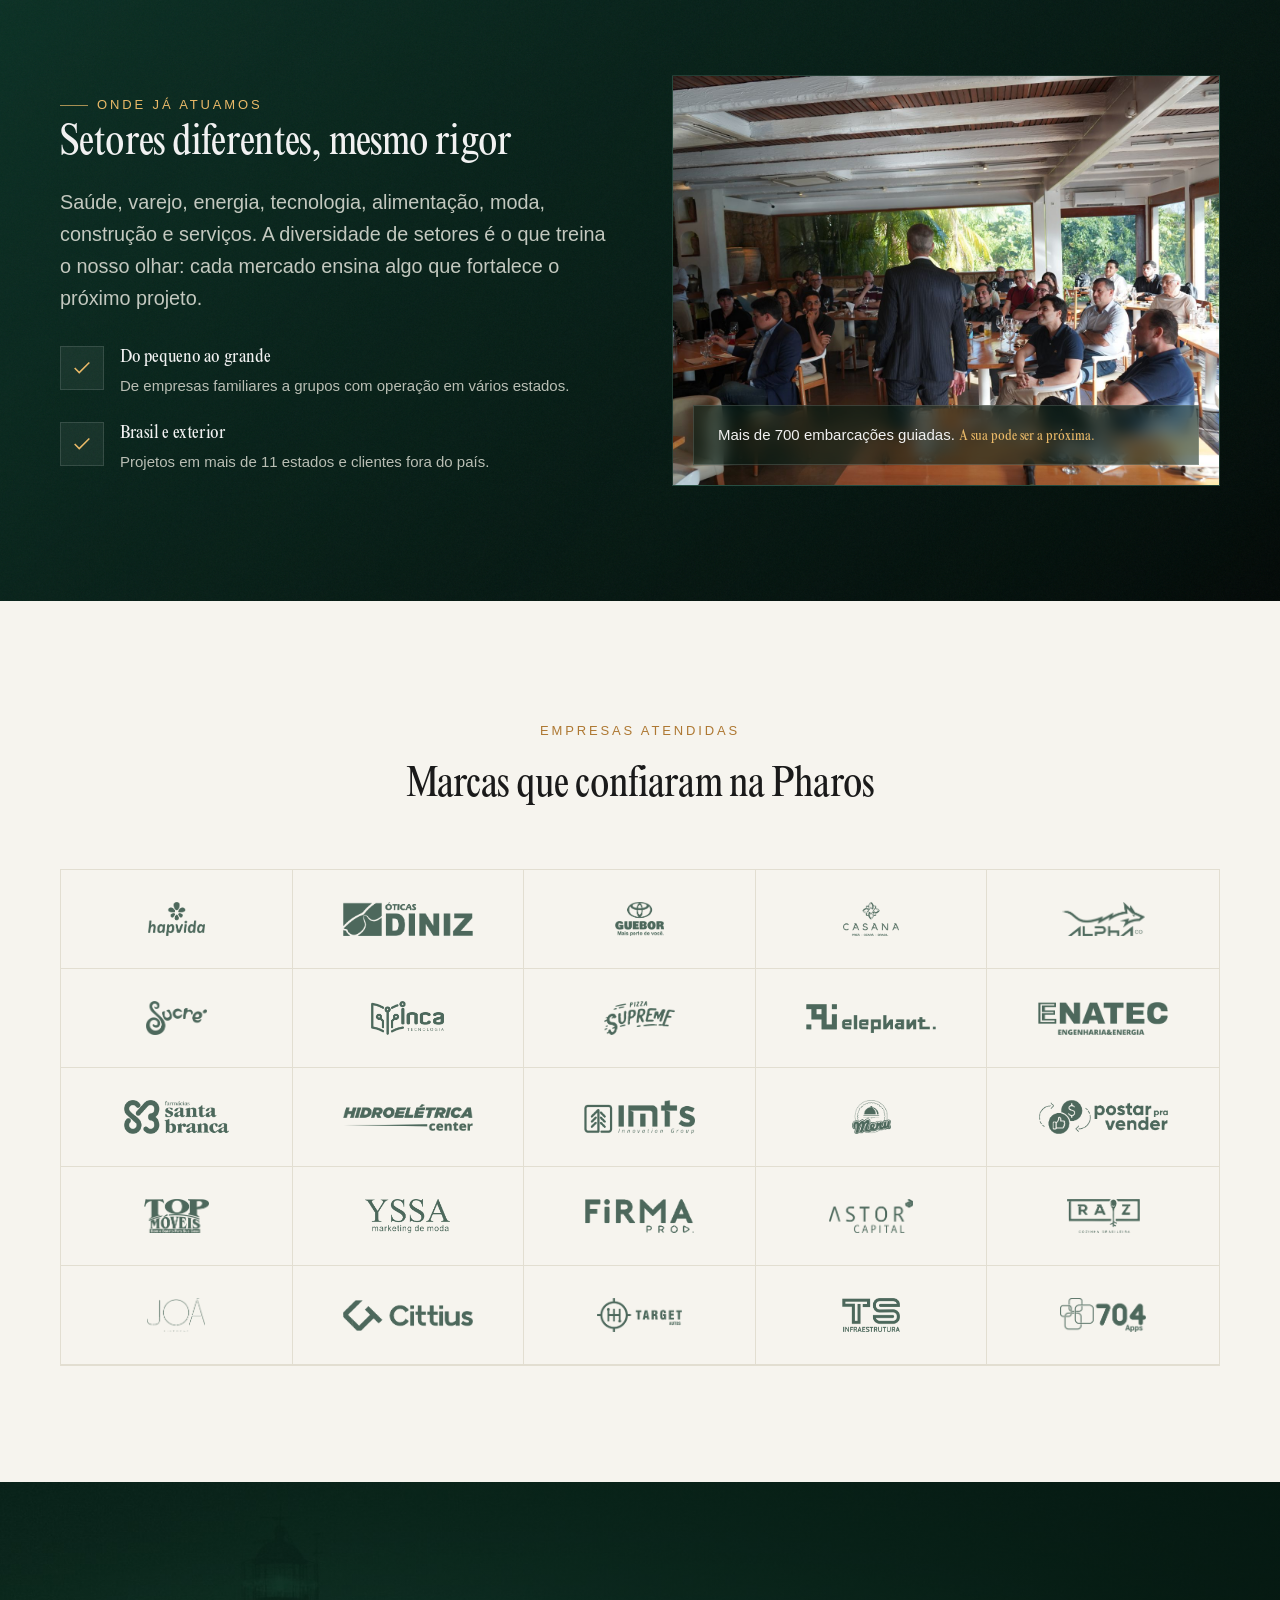
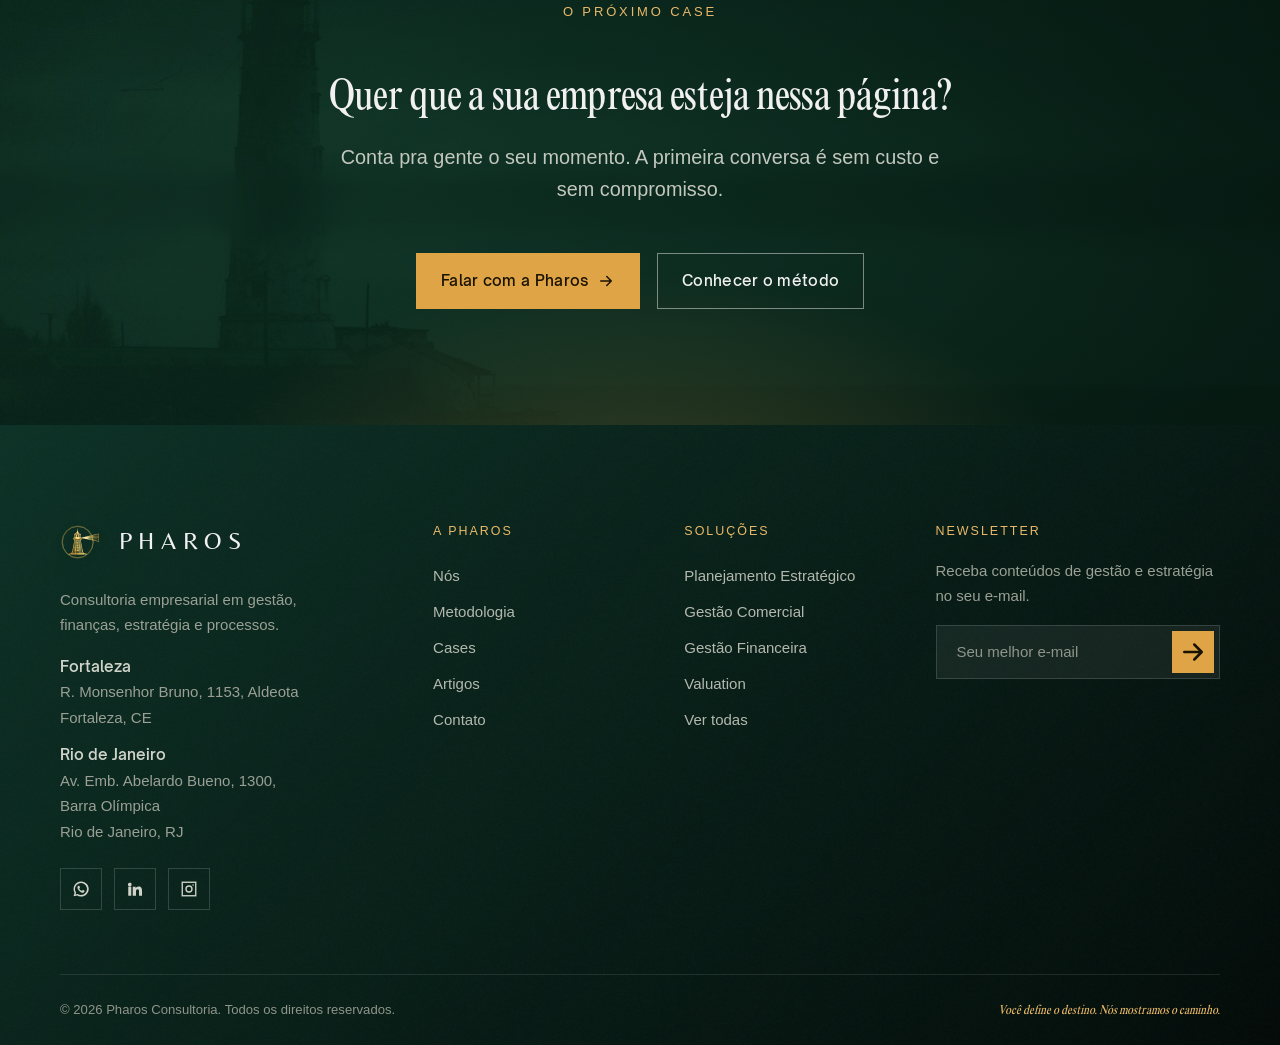
<file: cases.html>
<!DOCTYPE html>
<html lang="pt-BR">
<head>
  <meta charset="UTF-8" />
  <meta name="robots" content="noindex, nofollow" />
  <meta name="viewport" content="width=device-width, initial-scale=1" />
  <title>Cases | Pharos Consultoria — quem já navegou com a gente</title>
  <meta name="description" content="Mais de 700 projetos executados em 11 estados e no exterior. Veja depoimentos e empresas que já navegaram com a Pharos Consultoria." />
  <meta name="theme-color" content="#082e21" />
  <link rel="canonical" href="https://pharosconsultoria.com.br/cases.html" />
  <meta property="og:type" content="website" />
  <meta property="og:site_name" content="Pharos Consultoria" />
  <meta property="og:title" content="Cases | Pharos Consultoria" />
  <meta property="og:description" content="Mais de 700 projetos executados em 11 estados e no exterior." />
  <meta property="og:image" content="https://pharosconsultoria.com.br/assets/img/og-image.png" />
  <link rel="icon" type="image/svg+xml" href="assets/img/logo-farol.svg" />
  <link rel="preload" href="assets/fonts/open-sauce-sans-latin-400-normal.woff2" as="font" type="font/woff2" crossorigin />
  <link rel="stylesheet" href="assets/css/tokens.css" />
  <link rel="stylesheet" href="assets/css/styles.css" />
  <link rel="stylesheet" href="assets/css/pages.css" />
</head>
<body>
  <a class="skip-link" href="#main">Pular para o conteúdo</a>

  <header class="site-header site-header--onDark">
    <div class="container site-header__inner">
      <a class="brand" href="index.html" aria-label="Pharos Consultoria, página inicial">
        <img class="brand__mark" src="assets/img/logo-farol.svg" alt="" width="40" height="40" />
        <span class="brand__name">PHAROS</span>
      </a>
      <nav class="nav" aria-label="Navegação principal">
        <a class="nav__link" href="sobre.html">Nós</a>
        <a class="nav__link" href="servicos.html">Soluções</a>
        <a class="nav__link" href="metodologia.html">Metodologia</a>
        <a class="nav__link" href="cases.html" aria-current="page">Cases</a>
        <a class="nav__link" href="blog.html">Artigos</a>
        <a class="nav__link" href="contato.html">Contato</a>
        <a class="btn" href="contato.html">Falar com a Pharos
          <svg viewBox="0 0 24 24" fill="none" stroke="currentColor" stroke-width="2" stroke-linecap="round" stroke-linejoin="round" aria-hidden="true"><path d="M5 12h14M13 6l6 6-6 6"/></svg>
        </a>
      </nav>
      <div class="header-actions">
        <button class="nav-toggle" aria-label="Abrir menu"><span></span></button>
      </div>
    </div>
  </header>

  <main id="main">
    <section class="page-hero">
      <div class="container">
        <nav class="breadcrumb" aria-label="Você está em"><a href="index.html">Início</a><span>/</span> Cases</nav>
        <p class="eyebrow" style="margin-top:var(--space-5)">Prova de trabalho</p>
        <h1>Quem já navegou com a Pharos</h1>
        <p class="lead">De farmácias a hidroelétricas, de Fortaleza aos Estados Unidos. Cada projeto é diferente, mas o método é o mesmo: diagnóstico, plano, execução e resultado.</p>
      </div>
    </section>

    <!-- NÚMEROS -->
    <section class="section section--tight">
      <div class="container">
        <div class="grid stats-grid stats-grid--3">
          <div class="stat" data-reveal><div class="n"><span data-count="700" data-prefix="+">+700</span></div><div class="l">Projetos executados</div></div>
          <div class="stat" data-reveal data-reveal-delay="1"><div class="n"><span data-count="11" data-prefix="+">+11</span></div><div class="l">Estados do Brasil</div></div>
          <div class="stat" data-reveal data-reveal-delay="2"><div class="n">2</div><div class="l">Escritórios: Fortaleza e Rio de Janeiro</div></div>
        </div>
      </div>
    </section>

    <!-- DEPOIMENTOS -->
    <section class="section" style="background:var(--bg-alt)">
      <div class="container">
        <div class="section-head section-head--center">
          <p class="eyebrow eyebrow--center" data-reveal>Na voz dos clientes</p>
          <h2 data-reveal data-reveal-delay="1">O que dizem depois de navegar com a gente</h2>
        </div>
        <div class="grid cols-3">
          <div class="case-card" data-reveal>
            <span class="case-card__sector">Energia · Teresina, PI</span>
            <blockquote>"Equipe altamente capacitada, ideias inovadoras e o básico extremamente bem-feito."</blockquote>
            <p class="who"><b>Tiago Silveira</b><br>Hidroelétrica Center</p>
          </div>
          <div class="case-card" data-reveal data-reveal-delay="1">
            <span class="case-card__sector">Indústria · Virgínia, EUA</span>
            <blockquote>"Um time capacitado, que desenvolve soluções inteligentes para o negócio."</blockquote>
            <p class="who"><b>Fernando Sobreira</b><br>Brazilian Best Granite</p>
          </div>
          <div class="case-card" data-reveal data-reveal-delay="2">
            <span class="case-card__sector">Moda · Fortaleza, CE</span>
            <blockquote>"O suporte da Pharos foi essencial na visão estratégica, no planejamento e na tomada de decisões."</blockquote>
            <p class="who"><b>Rayssa Thomaz Knust</b><br>YSSA Marketing de Moda</p>
          </div>
        </div>
      </div>
    </section>

    <!-- SETORES -->
    <section class="section dark">
      <div class="container">
        <div class="split">
          <div data-reveal>
            <p class="eyebrow">Onde já atuamos</p>
            <h2 class="mt-0">Setores diferentes, mesmo rigor</h2>
            <p class="lead" style="margin-top:var(--space-5)">
              Saúde, varejo, energia, tecnologia, alimentação, moda, construção e serviços.
              A diversidade de setores é o que treina o nosso olhar: cada mercado ensina
              algo que fortalece o próximo projeto.
            </p>
            <div class="feature-list">
              <div class="feature-item">
                <div class="feature-item__mark"><svg viewBox="0 0 24 24" fill="none" stroke="currentColor" stroke-width="1.7" aria-hidden="true"><path d="M20 6L9 17l-5-5"/></svg></div>
                <div><h4>Do pequeno ao grande</h4><p>De empresas familiares a grupos com operação em vários estados.</p></div>
              </div>
              <div class="feature-item">
                <div class="feature-item__mark"><svg viewBox="0 0 24 24" fill="none" stroke="currentColor" stroke-width="1.7" aria-hidden="true"><path d="M20 6L9 17l-5-5"/></svg></div>
                <div><h4>Brasil e exterior</h4><p>Projetos em mais de 11 estados e clientes fora do país.</p></div>
              </div>
            </div>
          </div>
          <div data-reveal data-reveal-delay="1">
            <div class="media-frame media-frame--photo">
              <img src="assets/img/fotos/evento-palestra-2.jpg" alt="Evento da Pharos Consultoria com empresários" width="1600" height="1066" loading="lazy" />
              <div class="media-frame__tag">Mais de 700 embarcações guiadas. <strong>A sua pode ser a próxima.</strong></div>
            </div>
          </div>
        </div>
      </div>
    </section>

    <!-- PAREDE DE LOGOS -->
    <section class="section">
      <div class="container">
        <div class="section-head section-head--center">
          <p class="eyebrow eyebrow--center" data-reveal>Empresas atendidas</p>
          <h2 data-reveal data-reveal-delay="1">Marcas que confiaram na Pharos</h2>
        </div>
        <div class="logo-wall" data-reveal>
          <div><img src="assets/img/logos/hapvida.png" alt="Hapvida" loading="lazy" /></div>
          <div><img src="assets/img/logos/oticas_diniz.png" alt="Óticas Diniz" loading="lazy" /></div>
          <div><img src="assets/img/logos/guebor-1.png" alt="Guebor" loading="lazy" /></div>
          <div><img src="assets/img/logos/casana.png" alt="Casaná" loading="lazy" /></div>
          <div><img src="assets/img/logos/alpha-1.png" alt="Alpha" loading="lazy" /></div>
          <div><img src="assets/img/logos/sucre.png" alt="Sucre" loading="lazy" /></div>
          <div><img src="assets/img/logos/inca_tecnologia.png" alt="Inca Tecnologia" loading="lazy" /></div>
          <div><img src="assets/img/logos/pizza_supreme.png" alt="Pizza Supreme" loading="lazy" /></div>
          <div><img src="assets/img/logos/elephant.png" alt="Elephant" loading="lazy" /></div>
          <div><img src="assets/img/logos/enatec.png" alt="Enatec" loading="lazy" /></div>
          <div><img src="assets/img/logos/farmacias_santa_branca.png" alt="Farmácias Santa Branca" loading="lazy" /></div>
          <div><img src="assets/img/logos/hidroeletrica_center.png" alt="Hidroelétrica Center" loading="lazy" /></div>
          <div><img src="assets/img/logos/imts.png" alt="IMTS" loading="lazy" /></div>
          <div><img src="assets/img/logos/menu.png" alt="Menu" loading="lazy" /></div>
          <div><img src="assets/img/logos/postar_para_vender.png" alt="Postar para Vender" loading="lazy" /></div>
          <div><img src="assets/img/logos/top_moveis.png" alt="Top Móveis" loading="lazy" /></div>
          <div><img src="assets/img/logos/yssa.png" alt="YSSA" loading="lazy" /></div>
          <div><img src="assets/img/logos/firma-1.png" alt="Firma" loading="lazy" /></div>
          <div><img src="assets/img/logos/astor-1.png" alt="Astor Capital" loading="lazy" /></div>
          <div><img src="assets/img/logos/raiz-1.png" alt="Raiz" loading="lazy" /></div>
          <div><img src="assets/img/logos/joa-1.png" alt="Joá" loading="lazy" /></div>
          <div><img src="assets/img/logos/cittius-1.png" alt="Cittius" loading="lazy" /></div>
          <div><img src="assets/img/logos/target_autos.png" alt="Target Autos" loading="lazy" /></div>
          <div><img src="assets/img/logos/ts_infraestrutura.png" alt="TS Infraestrutura" loading="lazy" /></div>
          <div><img src="assets/img/logos/704_app.png" alt="704 App" loading="lazy" /></div>
        </div>
      </div>
    </section>

    <!-- CTA -->
    <section class="section deep cta-band cta-band--farol">
      <div class="cta-band__glow" aria-hidden="true"></div>
      <div class="container">
        <div class="cta-band__inner" data-reveal>
          <p class="eyebrow eyebrow--center" style="justify-content:center">O próximo case</p>
          <h2>Quer que a sua empresa esteja nessa página?</h2>
          <p class="lead">Conta pra gente o seu momento. A primeira conversa é sem custo e sem compromisso.</p>
          <div class="btn-row">
            <a class="btn" href="contato.html">Falar com a Pharos
              <svg viewBox="0 0 24 24" fill="none" stroke="currentColor" stroke-width="2" stroke-linecap="round" stroke-linejoin="round" aria-hidden="true"><path d="M5 12h14M13 6l6 6-6 6"/></svg></a>
            <a class="btn btn--ghost" href="metodologia.html">Conhecer o método</a>
          </div>
        </div>
      </div>
    </section>
  </main>

  <div data-include-footer></div>
  <a class="wa-float" href="https://wa.me/5500000000000" target="_blank" rel="noopener" aria-label="Falar no WhatsApp">
    <svg viewBox="0 0 24 24" fill="currentColor" aria-hidden="true"><path d="M12 2a10 10 0 00-8.6 15l-1.3 4.8 4.9-1.3A10 10 0 1012 2zm0 18a8 8 0 01-4.1-1.1l-.3-.2-2.9.8.8-2.8-.2-.3A8 8 0 1112 20zm4.4-6c-.2-.1-1.4-.7-1.6-.8s-.4-.1-.5.1-.6.8-.8 1-.3.2-.5.1a6.5 6.5 0 01-1.9-1.2 7.2 7.2 0 01-1.3-1.7c-.1-.2 0-.4.1-.5l.4-.4.2-.4a.5.5 0 000-.4c0-.1-.5-1.3-.7-1.7s-.4-.4-.5-.4h-.5a.9.9 0 00-.7.3 2.8 2.8 0 00-.9 2.1 4.9 4.9 0 001 2.6 11 11 0 004.3 3.8c2 .8 2 .5 2.4.5a2.5 2.5 0 001.6-1.2 2 2 0 00.1-1.2c0-.1-.2-.2-.4-.3z"/></svg>
  </a>
  <script src="assets/js/main.js" defer></script>
</body>
</html>
</file>
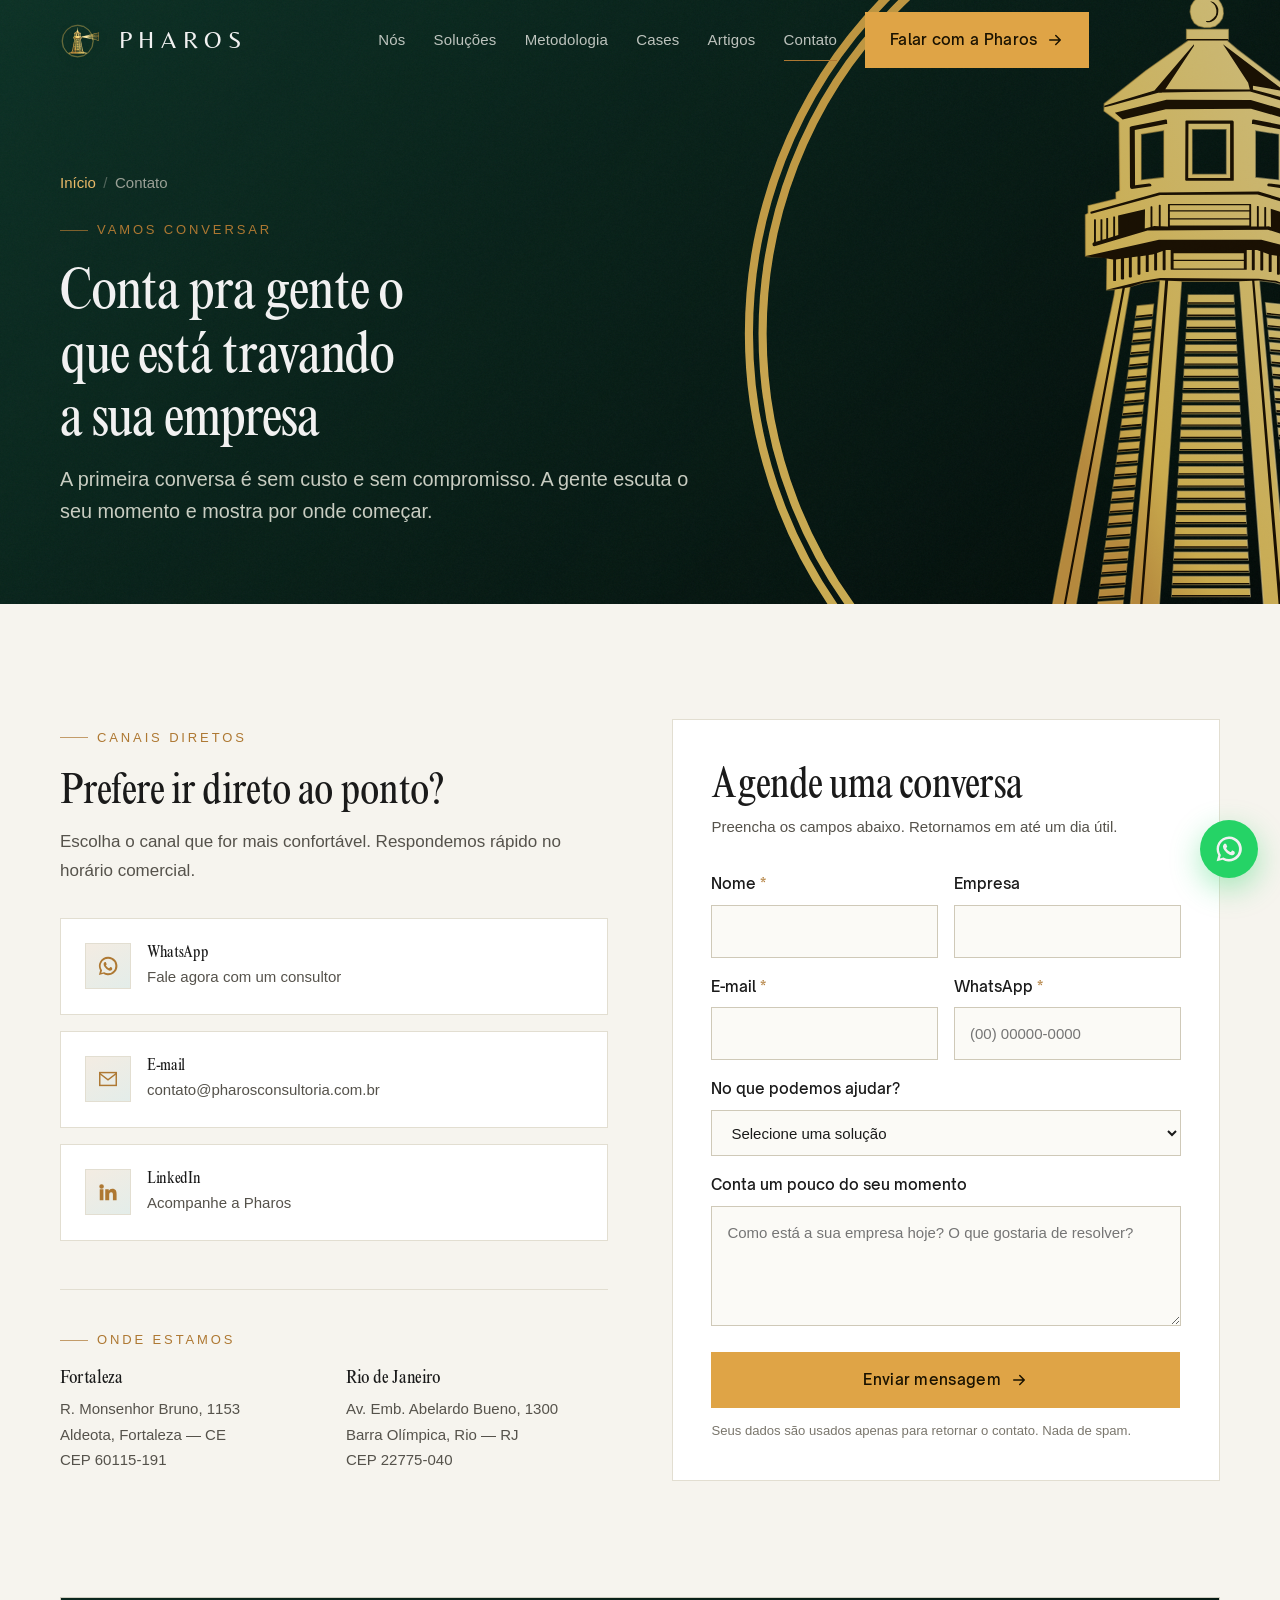
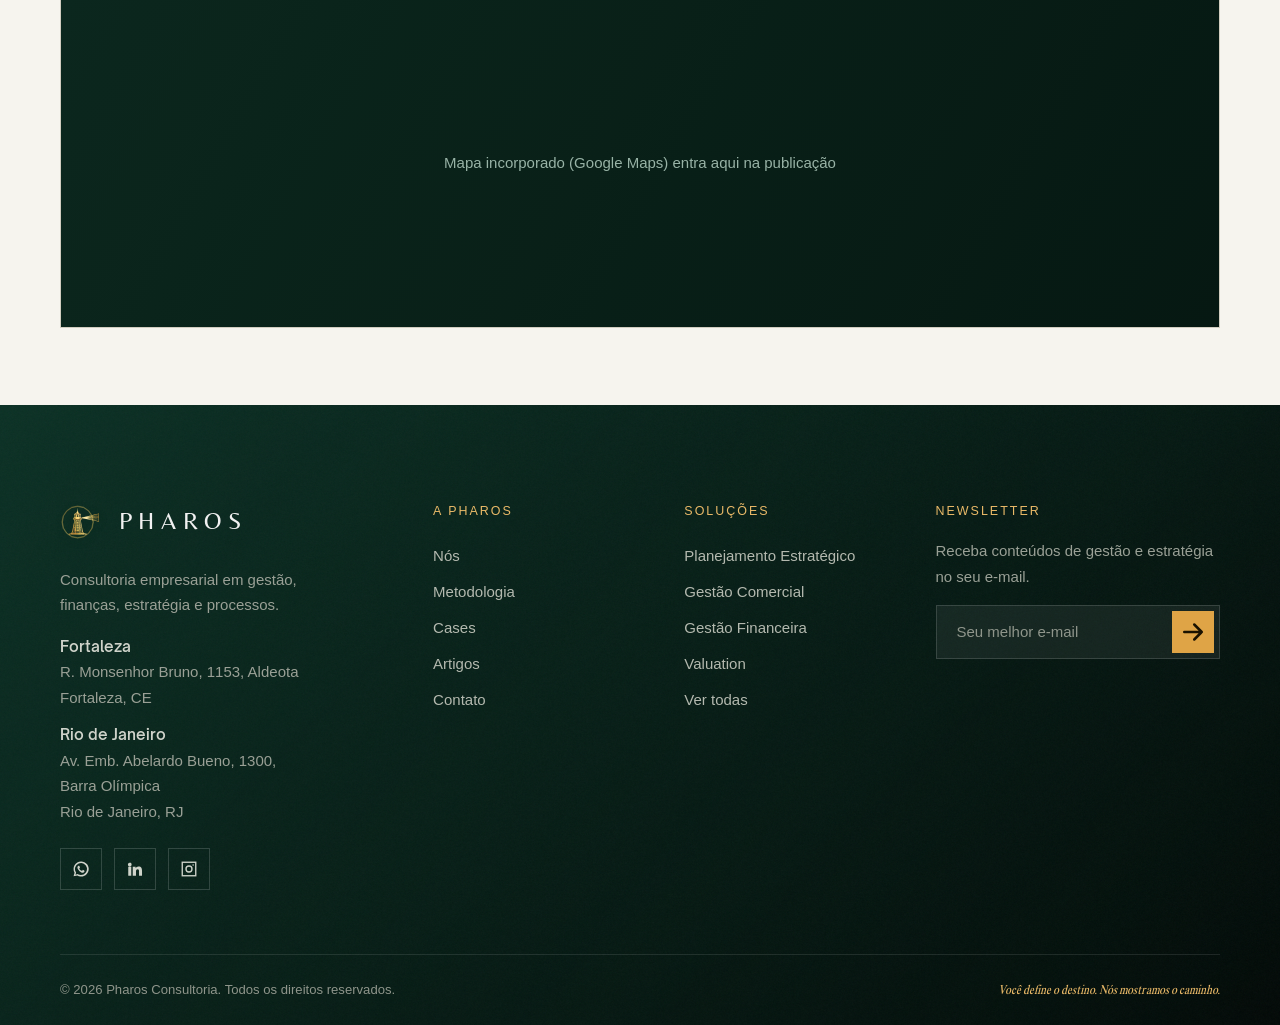
<file: contato.html>
<!DOCTYPE html>
<html lang="pt-BR">
<head>
  <meta charset="UTF-8" />
  <meta name="robots" content="noindex, nofollow" />
  <meta name="viewport" content="width=device-width, initial-scale=1" />
  <title>Contato | Pharos Consultoria — fale com um consultor</title>
  <meta name="description" content="Fale com a Pharos Consultoria. A primeira conversa é sem custo e sem compromisso. Escritórios em Fortaleza e Rio de Janeiro." />
  <meta name="theme-color" content="#082e21" />
  <link rel="canonical" href="https://pharosconsultoria.com.br/contato.html" />
  <meta property="og:type" content="website" />
  <meta property="og:site_name" content="Pharos Consultoria" />
  <meta property="og:title" content="Contato | Pharos Consultoria" />
  <meta property="og:description" content="Fale com um consultor. A primeira conversa é sem custo e sem compromisso." />
  <meta property="og:image" content="https://pharosconsultoria.com.br/assets/img/og-image.png" />
  <link rel="icon" type="image/svg+xml" href="assets/img/logo-farol.svg" />
  <link rel="preload" href="assets/fonts/open-sauce-sans-latin-400-normal.woff2" as="font" type="font/woff2" crossorigin />
  <link rel="stylesheet" href="assets/css/tokens.css" />
  <link rel="stylesheet" href="assets/css/styles.css" />
  <link rel="stylesheet" href="assets/css/pages.css" />
</head>
<body>
  <a class="skip-link" href="#main">Pular para o conteúdo</a>

  <header class="site-header site-header--onDark">
    <div class="container site-header__inner">
      <a class="brand" href="index.html" aria-label="Pharos Consultoria, página inicial">
        <img class="brand__mark" src="assets/img/logo-farol.svg" alt="" width="40" height="40" />
        <span class="brand__name">PHAROS</span>
      </a>
      <nav class="nav" aria-label="Navegação principal">
        <a class="nav__link" href="sobre.html">Nós</a>
        <a class="nav__link" href="servicos.html">Soluções</a>
        <a class="nav__link" href="metodologia.html">Metodologia</a>
        <a class="nav__link" href="cases.html">Cases</a>
        <a class="nav__link" href="blog.html">Artigos</a>
        <a class="nav__link" href="contato.html" aria-current="page">Contato</a>
        <a class="btn" href="#form">Falar com a Pharos
          <svg viewBox="0 0 24 24" fill="none" stroke="currentColor" stroke-width="2" stroke-linecap="round" stroke-linejoin="round" aria-hidden="true"><path d="M5 12h14M13 6l6 6-6 6"/></svg>
        </a>
      </nav>
      <div class="header-actions">
        <button class="nav-toggle" aria-label="Abrir menu"><span></span></button>
      </div>
    </div>
  </header>

  <main id="main">
    <section class="page-hero">
      <div class="container">
        <nav class="breadcrumb" aria-label="Você está em"><a href="index.html">Início</a><span>/</span> Contato</nav>
        <p class="eyebrow" style="margin-top:var(--space-5)">Vamos conversar</p>
        <h1>Conta pra gente o que está travando a sua empresa</h1>
        <p class="lead">A primeira conversa é sem custo e sem compromisso. A gente escuta o seu momento e mostra por onde começar.</p>
      </div>
    </section>

    <section class="section" id="form">
      <div class="container">
        <div class="contact-grid">
          <!-- INFO -->
          <div class="contact-info">
            <p class="eyebrow">Canais diretos</p>
            <h2 class="mt-0" style="margin-bottom:var(--space-4)">Prefere ir direto ao ponto?</h2>
            <p class="text-muted">Escolha o canal que for mais confortável. Respondemos rápido no horário comercial.</p>

            <div class="contact-channels">
              <a class="channel" href="https://wa.me/5500000000000" target="_blank" rel="noopener">
                <span class="channel__icon"><svg viewBox="0 0 24 24" fill="currentColor" aria-hidden="true"><path d="M12 2a10 10 0 00-8.6 15l-1.3 4.8 4.9-1.3A10 10 0 1012 2zm0 18a8 8 0 01-4.1-1.1l-.3-.2-2.9.8.8-2.8-.2-.3A8 8 0 1112 20zm4.4-6c-.2-.1-1.4-.7-1.6-.8s-.4-.1-.5.1-.6.8-.8 1-.3.2-.5.1a6.5 6.5 0 01-1.9-1.2 7.2 7.2 0 01-1.3-1.7c-.1-.2 0-.4.1-.5l.4-.4.2-.4a.5.5 0 000-.4c0-.1-.5-1.3-.7-1.7s-.4-.4-.5-.4h-.5a.9.9 0 00-.7.3 2.8 2.8 0 00-.9 2.1 4.9 4.9 0 001 2.6 11 11 0 004.3 3.8c2 .8 2 .5 2.4.5a2.5 2.5 0 001.6-1.2 2 2 0 00.1-1.2c0-.1-.2-.2-.4-.3z"/></svg></span>
                <div><h4>WhatsApp</h4><p>Fale agora com um consultor</p></div>
              </a>
              <a class="channel" href="mailto:contato@pharosconsultoria.com.br">
                <span class="channel__icon"><svg viewBox="0 0 24 24" fill="none" stroke="currentColor" stroke-width="1.6" aria-hidden="true"><rect x="3" y="5" width="18" height="14"/><path d="M3 6l9 7 9-7"/></svg></span>
                <div><h4>E-mail</h4><p>contato@pharosconsultoria.com.br</p></div>
              </a>
              <a class="channel" href="https://www.linkedin.com/company/pharosconsultoria" target="_blank" rel="noopener">
                <span class="channel__icon"><svg viewBox="0 0 24 24" fill="currentColor" aria-hidden="true"><path d="M4.98 3.5A2.5 2.5 0 002.5 6a2.5 2.5 0 005 0 2.5 2.5 0 00-2.52-2.5zM3 8.98h4v12H3v-12zM9 8.98h3.8v1.64h.05a4.2 4.2 0 013.77-2.07c4 0 4.75 2.63 4.75 6.05v6.38h-4v-5.66c0-1.35 0-3.08-1.88-3.08s-2.17 1.47-2.17 3v5.74H9v-12z"/></svg></span>
                <div><h4>LinkedIn</h4><p>Acompanhe a Pharos</p></div>
              </a>
            </div>

            <div style="margin-top:var(--space-7); padding-top:var(--space-6); border-top:1px solid var(--border)">
              <p class="eyebrow" style="margin-bottom:var(--space-4)">Onde estamos</p>
              <div class="grid" style="grid-template-columns:1fr 1fr; gap:var(--space-5)">
                <div><h4 style="font-family:var(--font-display); margin-bottom:var(--space-2)">Fortaleza</h4><p class="text-muted" style="font-size:var(--fs-sm)">R. Monsenhor Bruno, 1153<br>Aldeota, Fortaleza — CE<br>CEP 60115-191</p></div>
                <div><h4 style="font-family:var(--font-display); margin-bottom:var(--space-2)">Rio de Janeiro</h4><p class="text-muted" style="font-size:var(--fs-sm)">Av. Emb. Abelardo Bueno, 1300<br>Barra Olímpica, Rio — RJ<br>CEP 22775-040</p></div>
              </div>
            </div>
          </div>

          <!-- FORM -->
          <div class="form-card">
            <h2 class="mt-0" style="margin-bottom:var(--space-2)">Agende uma conversa</h2>
            <p class="text-muted" style="font-size:var(--fs-sm); margin-bottom:var(--space-6)">Preencha os campos abaixo. Retornamos em até um dia útil.</p>
            <form data-mock novalidate>
              <div class="form-row">
                <div class="field"><label for="nome">Nome <span class="req">*</span></label><input id="nome" name="nome" type="text" required autocomplete="name" /></div>
                <div class="field"><label for="empresa">Empresa</label><input id="empresa" name="empresa" type="text" autocomplete="organization" /></div>
              </div>
              <div class="form-row">
                <div class="field"><label for="email">E-mail <span class="req">*</span></label><input id="email" name="email" type="email" required autocomplete="email" /></div>
                <div class="field"><label for="tel">WhatsApp <span class="req">*</span></label><input id="tel" name="tel" type="tel" required autocomplete="tel" placeholder="(00) 00000-0000" /></div>
              </div>
              <div class="field">
                <label for="assunto">No que podemos ajudar?</label>
                <select id="assunto" name="assunto">
                  <option value="">Selecione uma solução</option>
                  <option>Planejamento Estratégico</option>
                  <option>Plano de Negócios</option>
                  <option>Gestão Comercial</option>
                  <option>Gestão Financeira</option>
                  <option>Estruturação de Processos</option>
                  <option>Valuation</option>
                  <option>Business Intelligence</option>
                  <option>Ainda não sei / quero orientação</option>
                </select>
              </div>
              <div class="field"><label for="msg">Conta um pouco do seu momento</label><textarea id="msg" name="msg" placeholder="Como está a sua empresa hoje? O que gostaria de resolver?"></textarea></div>
              <button class="btn" type="submit" style="width:100%">Enviar mensagem
                <svg viewBox="0 0 24 24" fill="none" stroke="currentColor" stroke-width="2" stroke-linecap="round" stroke-linejoin="round" aria-hidden="true"><path d="M5 12h14M13 6l6 6-6 6"/></svg>
              </button>
              <p class="form-note">Seus dados são usados apenas para retornar o contato. Nada de spam.</p>
              <p class="form-ok" data-form-note>Recebido. Em breve um consultor entra em contato com você.</p>
            </form>
          </div>
        </div>
      </div>
    </section>

    <!-- MAPA (placeholder) -->
    <section class="section--tight" style="padding-top:0">
      <div class="container">
        <div class="map-embed" role="img" aria-label="Mapa da localização dos escritórios da Pharos" style="background:linear-gradient(120deg,var(--green-800),var(--green-900)); display:grid; place-items:center; color:#8fb3a2">
          <span style="font-size:var(--fs-sm)">Mapa incorporado (Google Maps) entra aqui na publicação</span>
        </div>
      </div>
    </section>
  </main>

  <div data-include-footer></div>
  <a class="wa-float" href="https://wa.me/5500000000000" target="_blank" rel="noopener" aria-label="Falar no WhatsApp">
    <svg viewBox="0 0 24 24" fill="currentColor" aria-hidden="true"><path d="M12 2a10 10 0 00-8.6 15l-1.3 4.8 4.9-1.3A10 10 0 1012 2zm0 18a8 8 0 01-4.1-1.1l-.3-.2-2.9.8.8-2.8-.2-.3A8 8 0 1112 20zm4.4-6c-.2-.1-1.4-.7-1.6-.8s-.4-.1-.5.1-.6.8-.8 1-.3.2-.5.1a6.5 6.5 0 01-1.9-1.2 7.2 7.2 0 01-1.3-1.7c-.1-.2 0-.4.1-.5l.4-.4.2-.4a.5.5 0 000-.4c0-.1-.5-1.3-.7-1.7s-.4-.4-.5-.4h-.5a.9.9 0 00-.7.3 2.8 2.8 0 00-.9 2.1 4.9 4.9 0 001 2.6 11 11 0 004.3 3.8c2 .8 2 .5 2.4.5a2.5 2.5 0 001.6-1.2 2 2 0 00.1-1.2c0-.1-.2-.2-.4-.3z"/></svg>
  </a>
  <script src="assets/js/main.js" defer></script>
</body>
</html>
</file>
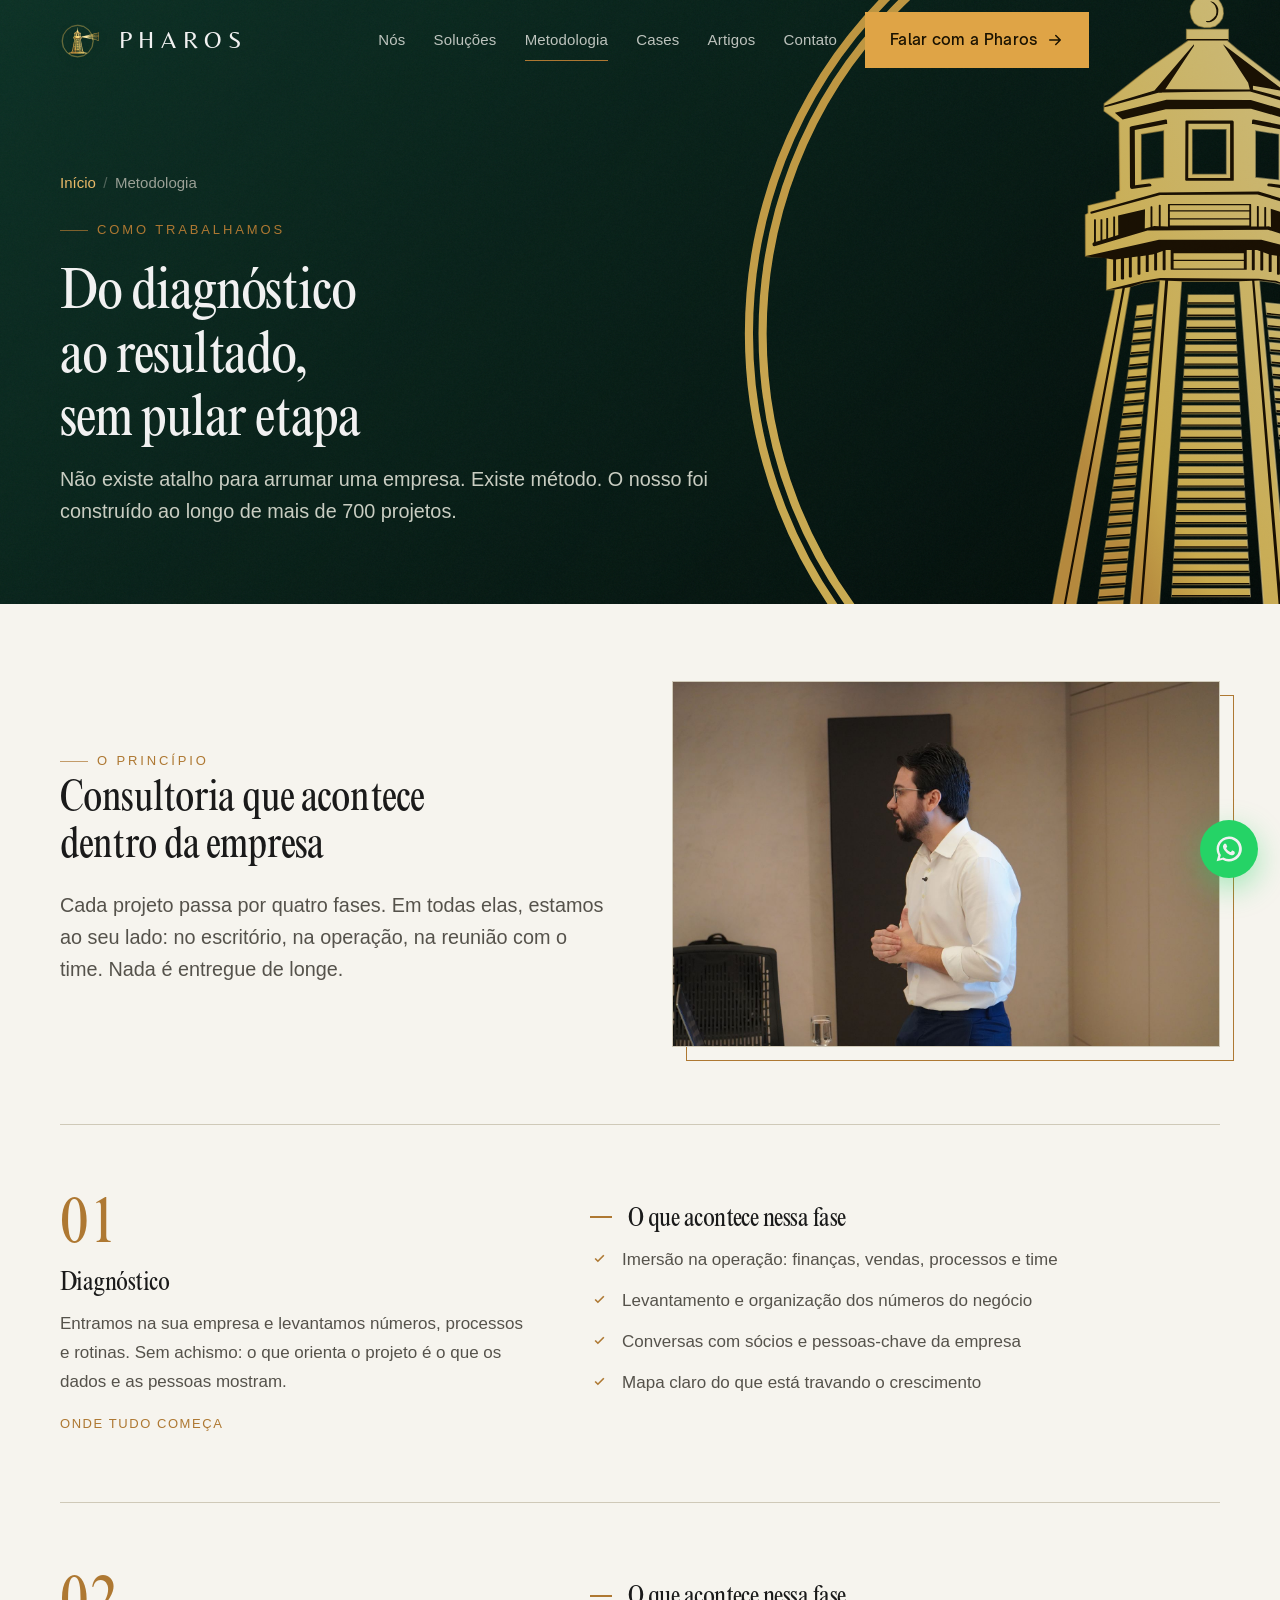
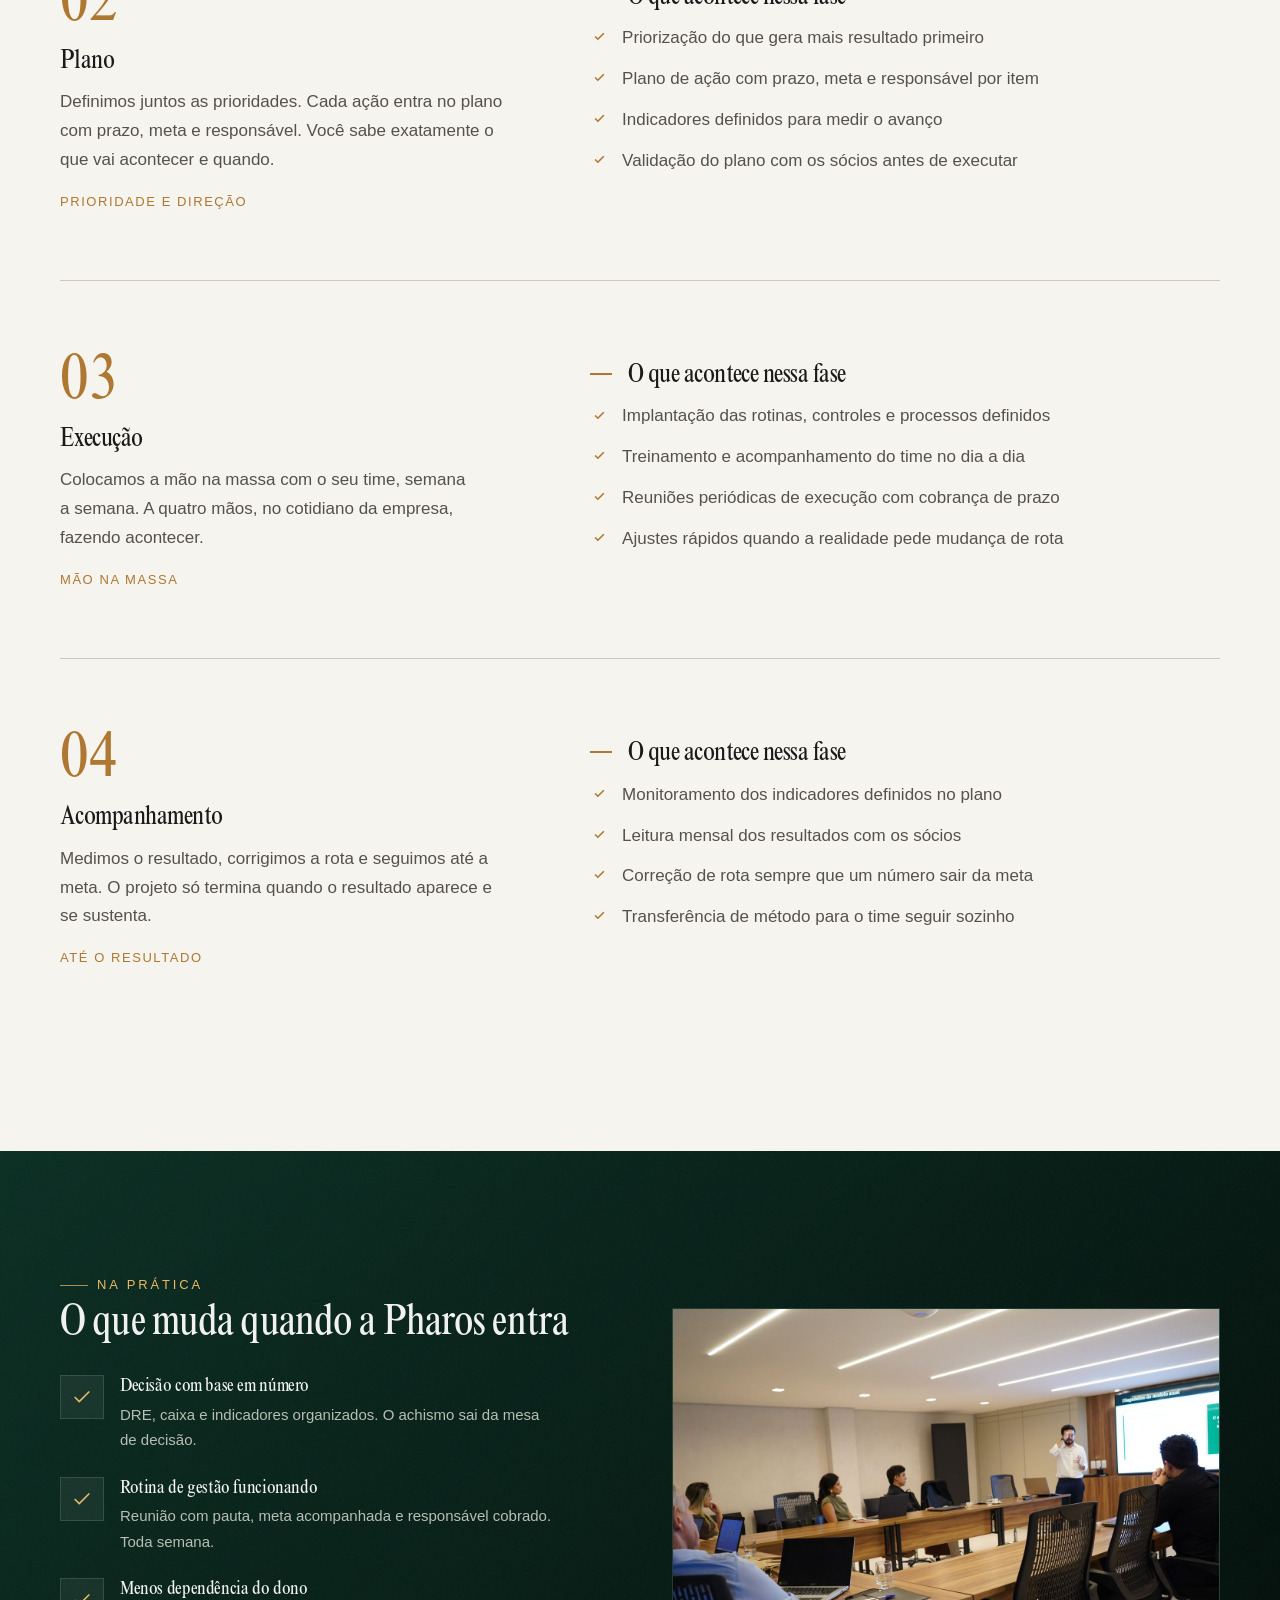
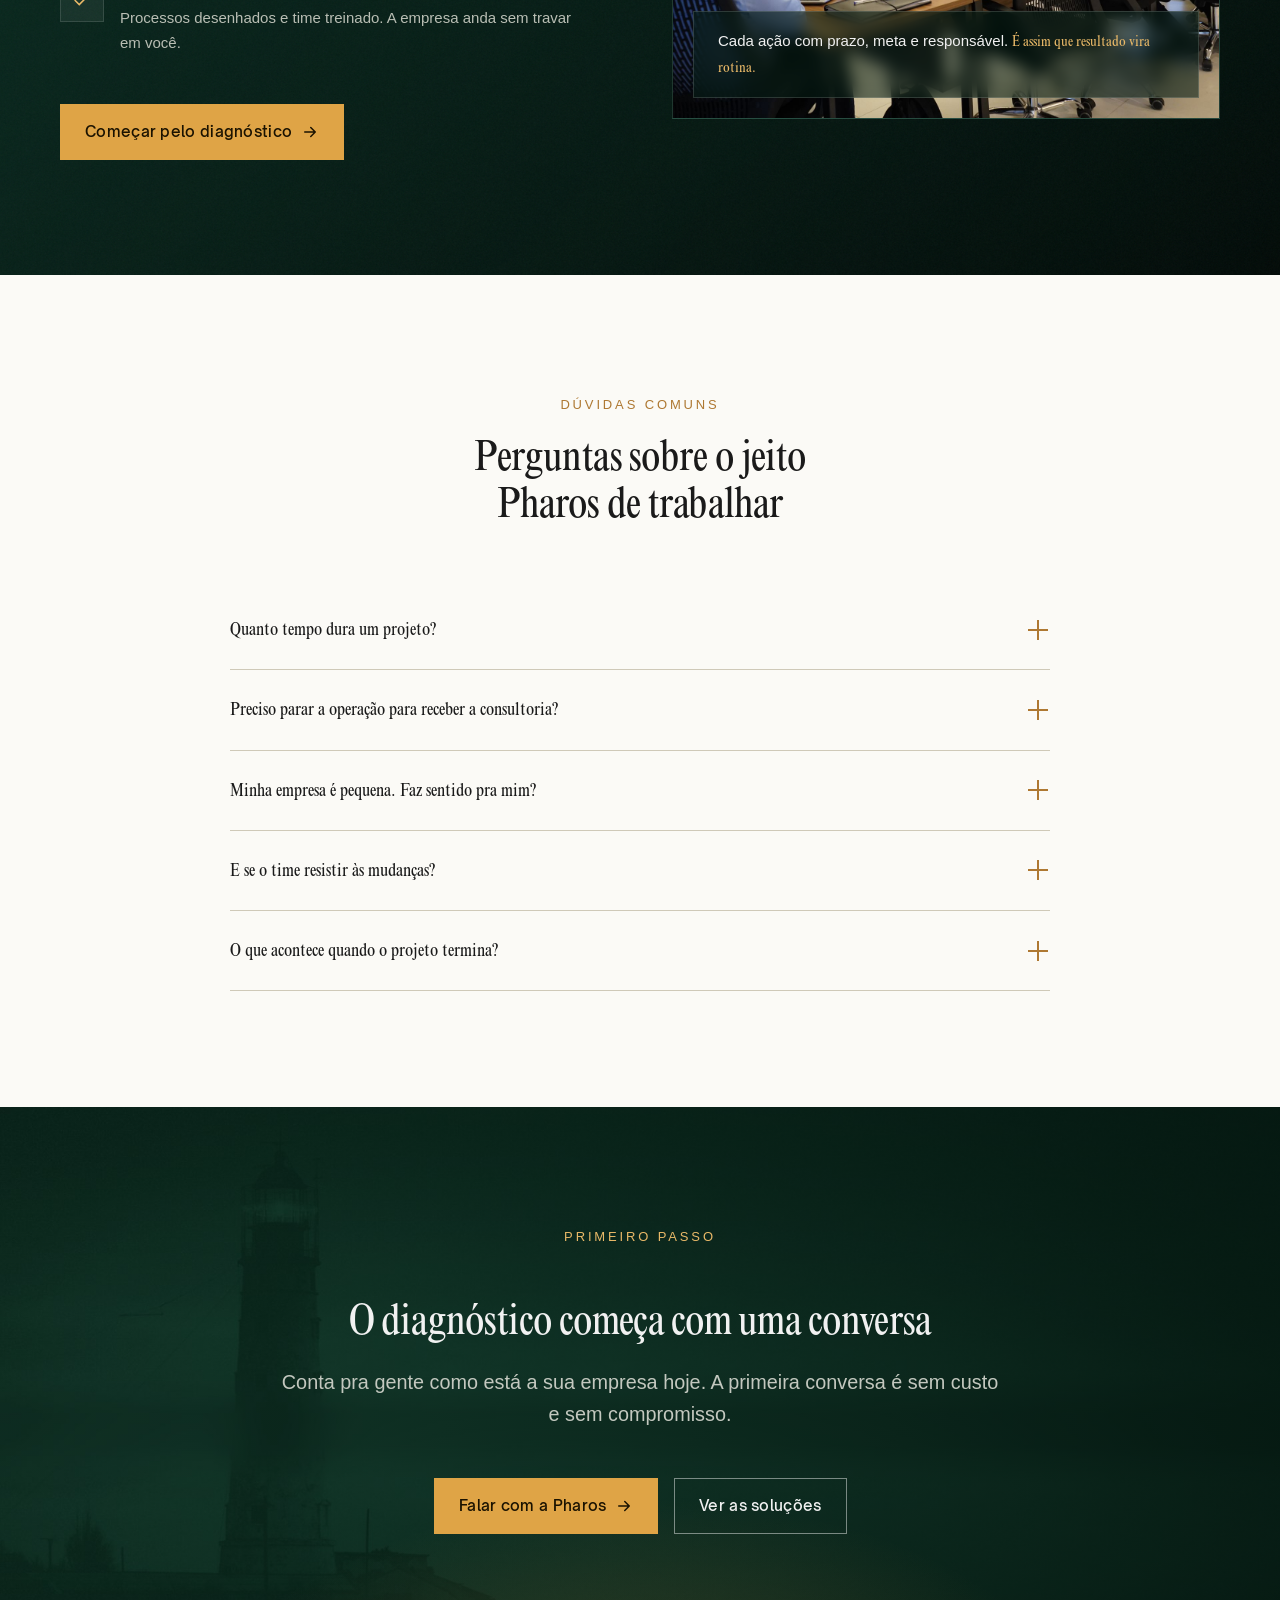
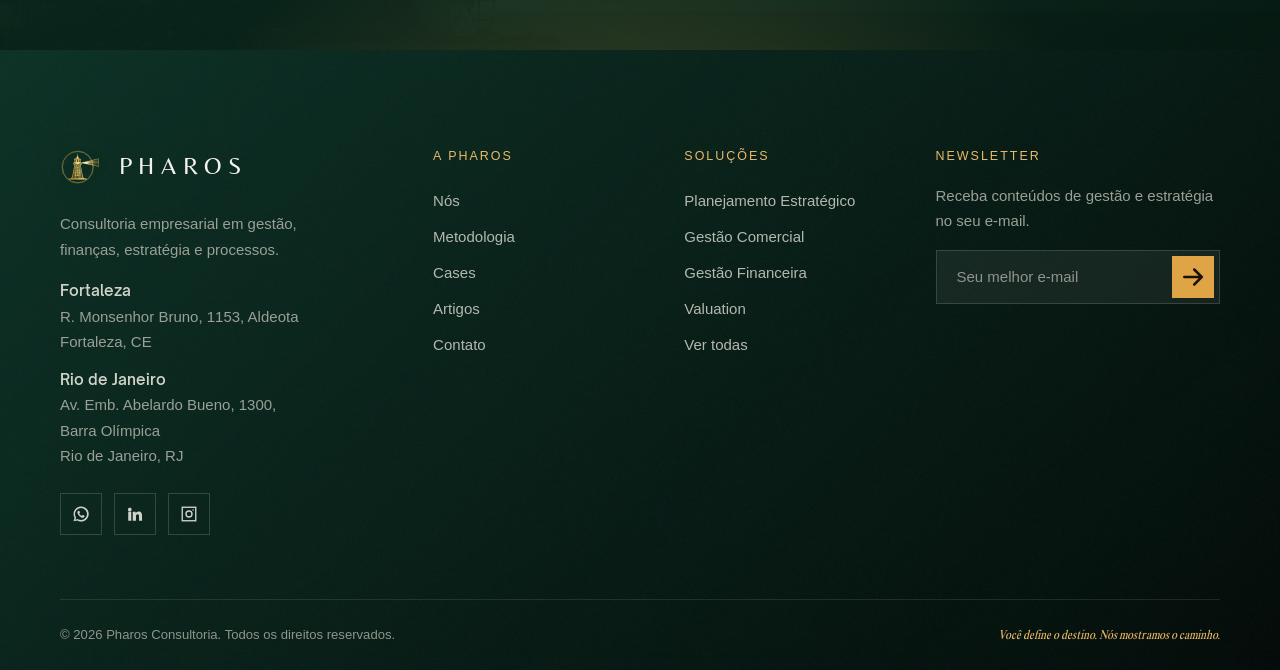
<file: metodologia.html>
<!DOCTYPE html>
<html lang="pt-BR">
<head>
  <meta charset="UTF-8" />
  <meta name="robots" content="noindex, nofollow" />
  <meta name="viewport" content="width=device-width, initial-scale=1" />
  <title>Metodologia | Pharos Consultoria — do diagnóstico ao resultado</title>
  <meta name="description" content="Como a Pharos trabalha: diagnóstico, plano, execução e acompanhamento. Consultoria presente no dia a dia da empresa, sem pular etapa." />
  <meta name="theme-color" content="#082e21" />
  <link rel="canonical" href="https://pharosconsultoria.com.br/metodologia.html" />
  <meta property="og:type" content="website" />
  <meta property="og:site_name" content="Pharos Consultoria" />
  <meta property="og:title" content="Metodologia | Pharos Consultoria" />
  <meta property="og:description" content="Do diagnóstico ao resultado, sem pular etapa." />
  <meta property="og:image" content="https://pharosconsultoria.com.br/assets/img/og-image.png" />
  <link rel="icon" type="image/svg+xml" href="assets/img/logo-farol.svg" />
  <link rel="preload" href="assets/fonts/open-sauce-sans-latin-400-normal.woff2" as="font" type="font/woff2" crossorigin />
  <link rel="stylesheet" href="assets/css/tokens.css" />
  <link rel="stylesheet" href="assets/css/styles.css" />
  <link rel="stylesheet" href="assets/css/pages.css" />
</head>
<body>
  <a class="skip-link" href="#main">Pular para o conteúdo</a>

  <header class="site-header site-header--onDark">
    <div class="container site-header__inner">
      <a class="brand" href="index.html" aria-label="Pharos Consultoria, página inicial">
        <img class="brand__mark" src="assets/img/logo-farol.svg" alt="" width="40" height="40" />
        <span class="brand__name">PHAROS</span>
      </a>
      <nav class="nav" aria-label="Navegação principal">
        <a class="nav__link" href="sobre.html">Nós</a>
        <a class="nav__link" href="servicos.html">Soluções</a>
        <a class="nav__link" href="metodologia.html" aria-current="page">Metodologia</a>
        <a class="nav__link" href="cases.html">Cases</a>
        <a class="nav__link" href="blog.html">Artigos</a>
        <a class="nav__link" href="contato.html">Contato</a>
        <a class="btn" href="contato.html">Falar com a Pharos
          <svg viewBox="0 0 24 24" fill="none" stroke="currentColor" stroke-width="2" stroke-linecap="round" stroke-linejoin="round" aria-hidden="true"><path d="M5 12h14M13 6l6 6-6 6"/></svg>
        </a>
      </nav>
      <div class="header-actions">
        <button class="nav-toggle" aria-label="Abrir menu"><span></span></button>
      </div>
    </div>
  </header>

  <main id="main">
    <section class="page-hero">
      <div class="container">
        <nav class="breadcrumb" aria-label="Você está em"><a href="index.html">Início</a><span>/</span> Metodologia</nav>
        <p class="eyebrow" style="margin-top:var(--space-5)">Como trabalhamos</p>
        <h1>Do diagnóstico ao resultado, sem pular etapa</h1>
        <p class="lead">Não existe atalho para arrumar uma empresa. Existe método. O nosso foi construído ao longo de mais de 700 projetos.</p>
      </div>
    </section>

    <!-- INTRO -->
    <section class="section section--tight">
      <div class="container">
        <div class="split">
          <div data-reveal>
            <p class="eyebrow">O princípio</p>
            <h2 class="mt-0">Consultoria que acontece dentro da empresa</h2>
            <p class="lead" style="margin-top:var(--space-5)">
              Cada projeto passa por quatro fases. Em todas elas, estamos ao seu lado:
              no escritório, na operação, na reunião com o time. Nada é entregue de longe.
            </p>
          </div>
          <div class="photo-block" data-reveal data-reveal-delay="1">
            <img src="assets/img/fotos/consultor-apresentando.jpg" alt="Consultor da Pharos apresentando análise para cliente" width="1600" height="1066" loading="lazy" />
          </div>
        </div>
      </div>
    </section>

    <!-- FASES -->
    <section class="section" style="padding-top:0">
      <div class="container">
        <article class="phase" id="diagnostico">
          <div class="phase__grid">
            <div class="phase__aside" data-reveal>
              <div class="phase__num">01</div>
              <h3>Diagnóstico</h3>
              <p>Entramos na sua empresa e levantamos números, processos e rotinas. Sem achismo: o que orienta o projeto é o que os dados e as pessoas mostram.</p>
              <span class="phase__tag">Onde tudo começa</span>
            </div>
            <div data-reveal data-reveal-delay="1">
              <div class="detail-block">
                <h3>O que acontece nessa fase</h3>
                <ul class="detail-list">
                  <li>Imersão na operação: finanças, vendas, processos e time</li>
                  <li>Levantamento e organização dos números do negócio</li>
                  <li>Conversas com sócios e pessoas-chave da empresa</li>
                  <li>Mapa claro do que está travando o crescimento</li>
                </ul>
              </div>
            </div>
          </div>
        </article>

        <article class="phase" id="plano">
          <div class="phase__grid">
            <div class="phase__aside" data-reveal>
              <div class="phase__num">02</div>
              <h3>Plano</h3>
              <p>Definimos juntos as prioridades. Cada ação entra no plano com prazo, meta e responsável. Você sabe exatamente o que vai acontecer e quando.</p>
              <span class="phase__tag">Prioridade e direção</span>
            </div>
            <div data-reveal data-reveal-delay="1">
              <div class="detail-block">
                <h3>O que acontece nessa fase</h3>
                <ul class="detail-list">
                  <li>Priorização do que gera mais resultado primeiro</li>
                  <li>Plano de ação com prazo, meta e responsável por item</li>
                  <li>Indicadores definidos para medir o avanço</li>
                  <li>Validação do plano com os sócios antes de executar</li>
                </ul>
              </div>
            </div>
          </div>
        </article>

        <article class="phase" id="execucao">
          <div class="phase__grid">
            <div class="phase__aside" data-reveal>
              <div class="phase__num">03</div>
              <h3>Execução</h3>
              <p>Colocamos a mão na massa com o seu time, semana a semana. A quatro mãos, no cotidiano da empresa, fazendo acontecer.</p>
              <span class="phase__tag">Mão na massa</span>
            </div>
            <div data-reveal data-reveal-delay="1">
              <div class="detail-block">
                <h3>O que acontece nessa fase</h3>
                <ul class="detail-list">
                  <li>Implantação das rotinas, controles e processos definidos</li>
                  <li>Treinamento e acompanhamento do time no dia a dia</li>
                  <li>Reuniões periódicas de execução com cobrança de prazo</li>
                  <li>Ajustes rápidos quando a realidade pede mudança de rota</li>
                </ul>
              </div>
            </div>
          </div>
        </article>

        <article class="phase" id="acompanhamento">
          <div class="phase__grid">
            <div class="phase__aside" data-reveal>
              <div class="phase__num">04</div>
              <h3>Acompanhamento</h3>
              <p>Medimos o resultado, corrigimos a rota e seguimos até a meta. O projeto só termina quando o resultado aparece e se sustenta.</p>
              <span class="phase__tag">Até o resultado</span>
            </div>
            <div data-reveal data-reveal-delay="1">
              <div class="detail-block">
                <h3>O que acontece nessa fase</h3>
                <ul class="detail-list">
                  <li>Monitoramento dos indicadores definidos no plano</li>
                  <li>Leitura mensal dos resultados com os sócios</li>
                  <li>Correção de rota sempre que um número sair da meta</li>
                  <li>Transferência de método para o time seguir sozinho</li>
                </ul>
              </div>
            </div>
          </div>
        </article>
      </div>
    </section>

    <!-- COMO É TRABALHAR COM A GENTE -->
    <section class="section dark">
      <div class="container">
        <div class="split">
          <div data-reveal>
            <p class="eyebrow">Na prática</p>
            <h2 class="mt-0">O que muda quando a Pharos entra</h2>
            <div class="feature-list" style="margin-top:var(--space-6)">
              <div class="feature-item">
                <div class="feature-item__mark"><svg viewBox="0 0 24 24" fill="none" stroke="currentColor" stroke-width="1.7" aria-hidden="true"><path d="M20 6L9 17l-5-5"/></svg></div>
                <div><h4>Decisão com base em número</h4><p>DRE, caixa e indicadores organizados. O achismo sai da mesa de decisão.</p></div>
              </div>
              <div class="feature-item">
                <div class="feature-item__mark"><svg viewBox="0 0 24 24" fill="none" stroke="currentColor" stroke-width="1.7" aria-hidden="true"><path d="M20 6L9 17l-5-5"/></svg></div>
                <div><h4>Rotina de gestão funcionando</h4><p>Reunião com pauta, meta acompanhada e responsável cobrado. Toda semana.</p></div>
              </div>
              <div class="feature-item">
                <div class="feature-item__mark"><svg viewBox="0 0 24 24" fill="none" stroke="currentColor" stroke-width="1.7" aria-hidden="true"><path d="M20 6L9 17l-5-5"/></svg></div>
                <div><h4>Menos dependência do dono</h4><p>Processos desenhados e time treinado. A empresa anda sem travar em você.</p></div>
              </div>
            </div>
            <div style="margin-top:var(--space-7)">
              <a class="btn" href="contato.html">Começar pelo diagnóstico
                <svg viewBox="0 0 24 24" fill="none" stroke="currentColor" stroke-width="2" stroke-linecap="round" stroke-linejoin="round" aria-hidden="true"><path d="M5 12h14M13 6l6 6-6 6"/></svg></a>
            </div>
          </div>
          <div data-reveal data-reveal-delay="1">
            <div class="media-frame media-frame--photo">
              <img src="assets/img/fotos/reuniao-sala-2.jpg" alt="Reunião de acompanhamento da Pharos com equipe do cliente" width="1600" height="1066" loading="lazy" />
              <div class="media-frame__tag">Cada ação com prazo, meta e responsável. <strong>É assim que resultado vira rotina.</strong></div>
            </div>
          </div>
        </div>
      </div>
    </section>

    <!-- FAQ -->
    <section class="section" style="background:var(--bg-alt)">
      <div class="container">
        <div class="section-head section-head--center">
          <p class="eyebrow eyebrow--center" data-reveal>Dúvidas comuns</p>
          <h2 data-reveal data-reveal-delay="1">Perguntas sobre o jeito Pharos de trabalhar</h2>
        </div>
        <div class="faq" data-reveal>
          <details class="faq__item">
            <summary class="faq__q">Quanto tempo dura um projeto?<span class="faq__icon" aria-hidden="true"></span></summary>
            <div class="faq__a"><p>Depende do tamanho do desafio e da frente contratada. Na primeira conversa, depois de entender o seu momento, apresentamos o escopo com prazo definido. Sem surpresa no meio do caminho.</p></div>
          </details>
          <details class="faq__item">
            <summary class="faq__q">Preciso parar a operação para receber a consultoria?<span class="faq__icon" aria-hidden="true"></span></summary>
            <div class="faq__a"><p>Não. O trabalho acontece dentro da sua rotina. A gente se adapta à agenda da empresa e conduz as mudanças junto com o time, sem travar o dia a dia.</p></div>
          </details>
          <details class="faq__item">
            <summary class="faq__q">Minha empresa é pequena. Faz sentido pra mim?<span class="faq__icon" aria-hidden="true"></span></summary>
            <div class="faq__a"><p>Faz. Já atendemos de pequenas empresas familiares a grupos com operação em vários estados. O método se ajusta ao tamanho do negócio, e o diagnóstico mostra por onde começar.</p></div>
          </details>
          <details class="faq__item">
            <summary class="faq__q">E se o time resistir às mudanças?<span class="faq__icon" aria-hidden="true"></span></summary>
            <div class="faq__a"><p>Resistência faz parte, e é por isso que trabalhamos a quatro mãos. O time participa da construção, entende o porquê de cada mudança e é treinado para sustentar o novo jeito de operar.</p></div>
          </details>
          <details class="faq__item">
            <summary class="faq__q">O que acontece quando o projeto termina?<span class="faq__icon" aria-hidden="true"></span></summary>
            <div class="faq__a"><p>A empresa fica com o método: rotinas implantadas, indicadores rodando e time treinado. E seguimos à disposição para novos ciclos, como acompanhamento contínuo ou novas frentes.</p></div>
          </details>
        </div>
      </div>
    </section>

    <!-- CTA -->
    <section class="section deep cta-band cta-band--farol">
      <div class="cta-band__glow" aria-hidden="true"></div>
      <div class="container">
        <div class="cta-band__inner" data-reveal>
          <p class="eyebrow eyebrow--center" style="justify-content:center">Primeiro passo</p>
          <h2>O diagnóstico começa com uma conversa</h2>
          <p class="lead">Conta pra gente como está a sua empresa hoje. A primeira conversa é sem custo e sem compromisso.</p>
          <div class="btn-row">
            <a class="btn" href="contato.html">Falar com a Pharos
              <svg viewBox="0 0 24 24" fill="none" stroke="currentColor" stroke-width="2" stroke-linecap="round" stroke-linejoin="round" aria-hidden="true"><path d="M5 12h14M13 6l6 6-6 6"/></svg></a>
            <a class="btn btn--ghost" href="servicos.html">Ver as soluções</a>
          </div>
        </div>
      </div>
    </section>
  </main>

  <div data-include-footer></div>
  <a class="wa-float" href="https://wa.me/5500000000000" target="_blank" rel="noopener" aria-label="Falar no WhatsApp">
    <svg viewBox="0 0 24 24" fill="currentColor" aria-hidden="true"><path d="M12 2a10 10 0 00-8.6 15l-1.3 4.8 4.9-1.3A10 10 0 1012 2zm0 18a8 8 0 01-4.1-1.1l-.3-.2-2.9.8.8-2.8-.2-.3A8 8 0 1112 20zm4.4-6c-.2-.1-1.4-.7-1.6-.8s-.4-.1-.5.1-.6.8-.8 1-.3.2-.5.1a6.5 6.5 0 01-1.9-1.2 7.2 7.2 0 01-1.3-1.7c-.1-.2 0-.4.1-.5l.4-.4.2-.4a.5.5 0 000-.4c0-.1-.5-1.3-.7-1.7s-.4-.4-.5-.4h-.5a.9.9 0 00-.7.3 2.8 2.8 0 00-.9 2.1 4.9 4.9 0 001 2.6 11 11 0 004.3 3.8c2 .8 2 .5 2.4.5a2.5 2.5 0 001.6-1.2 2 2 0 00.1-1.2c0-.1-.2-.2-.4-.3z"/></svg>
  </a>
  <script src="assets/js/main.js" defer></script>
</body>
</html>
</file>
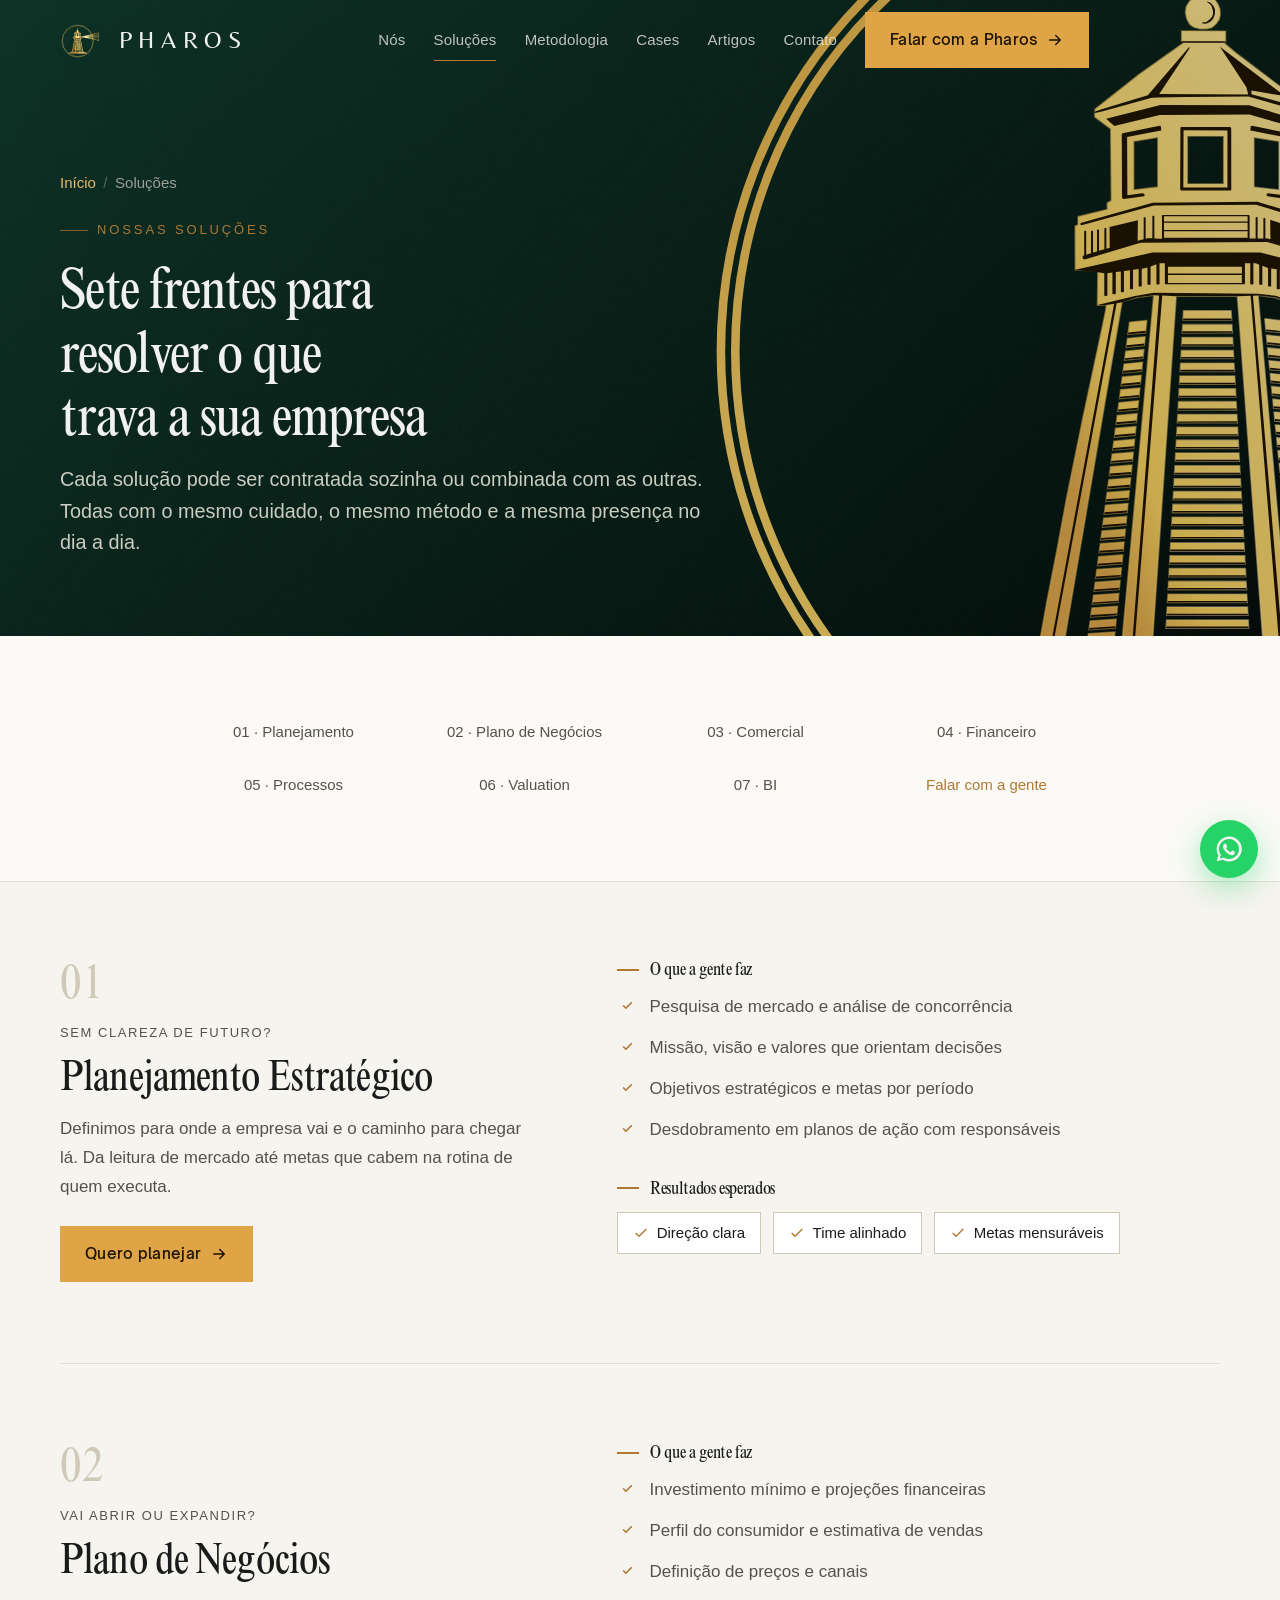
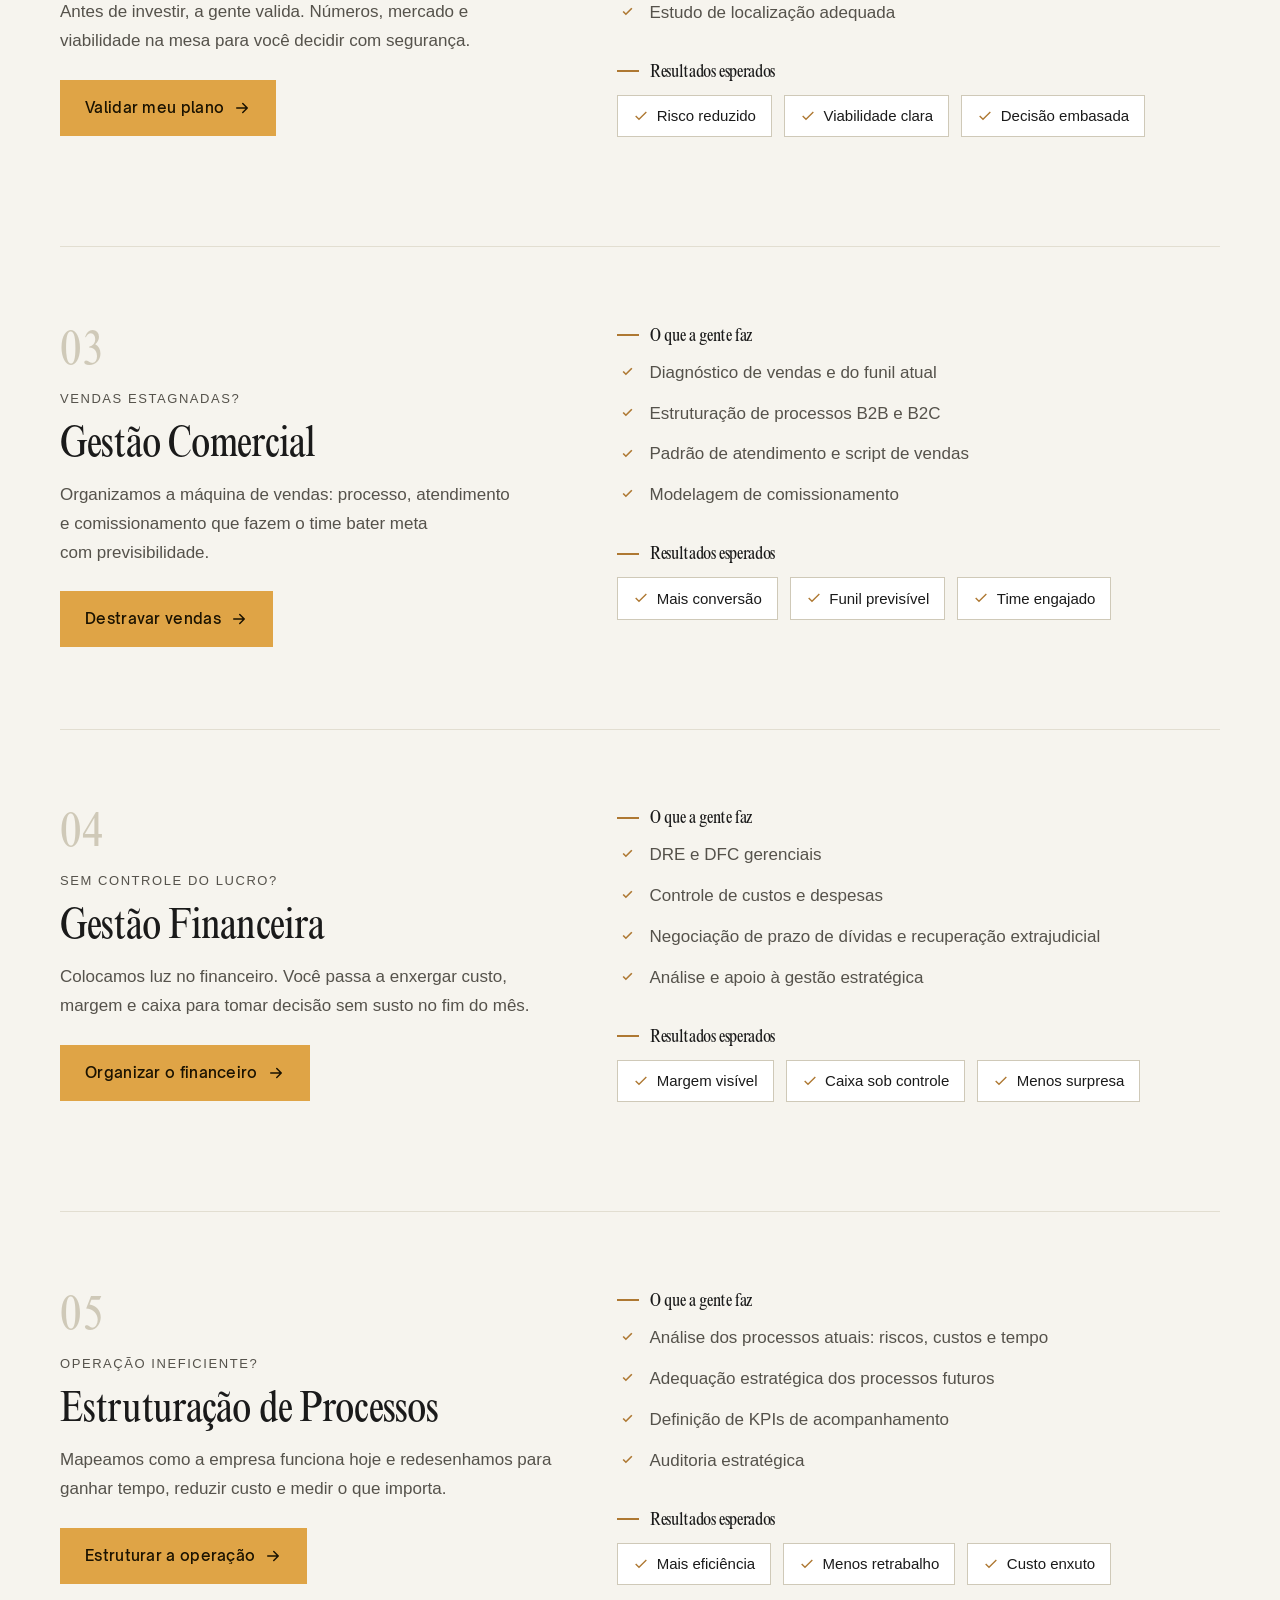
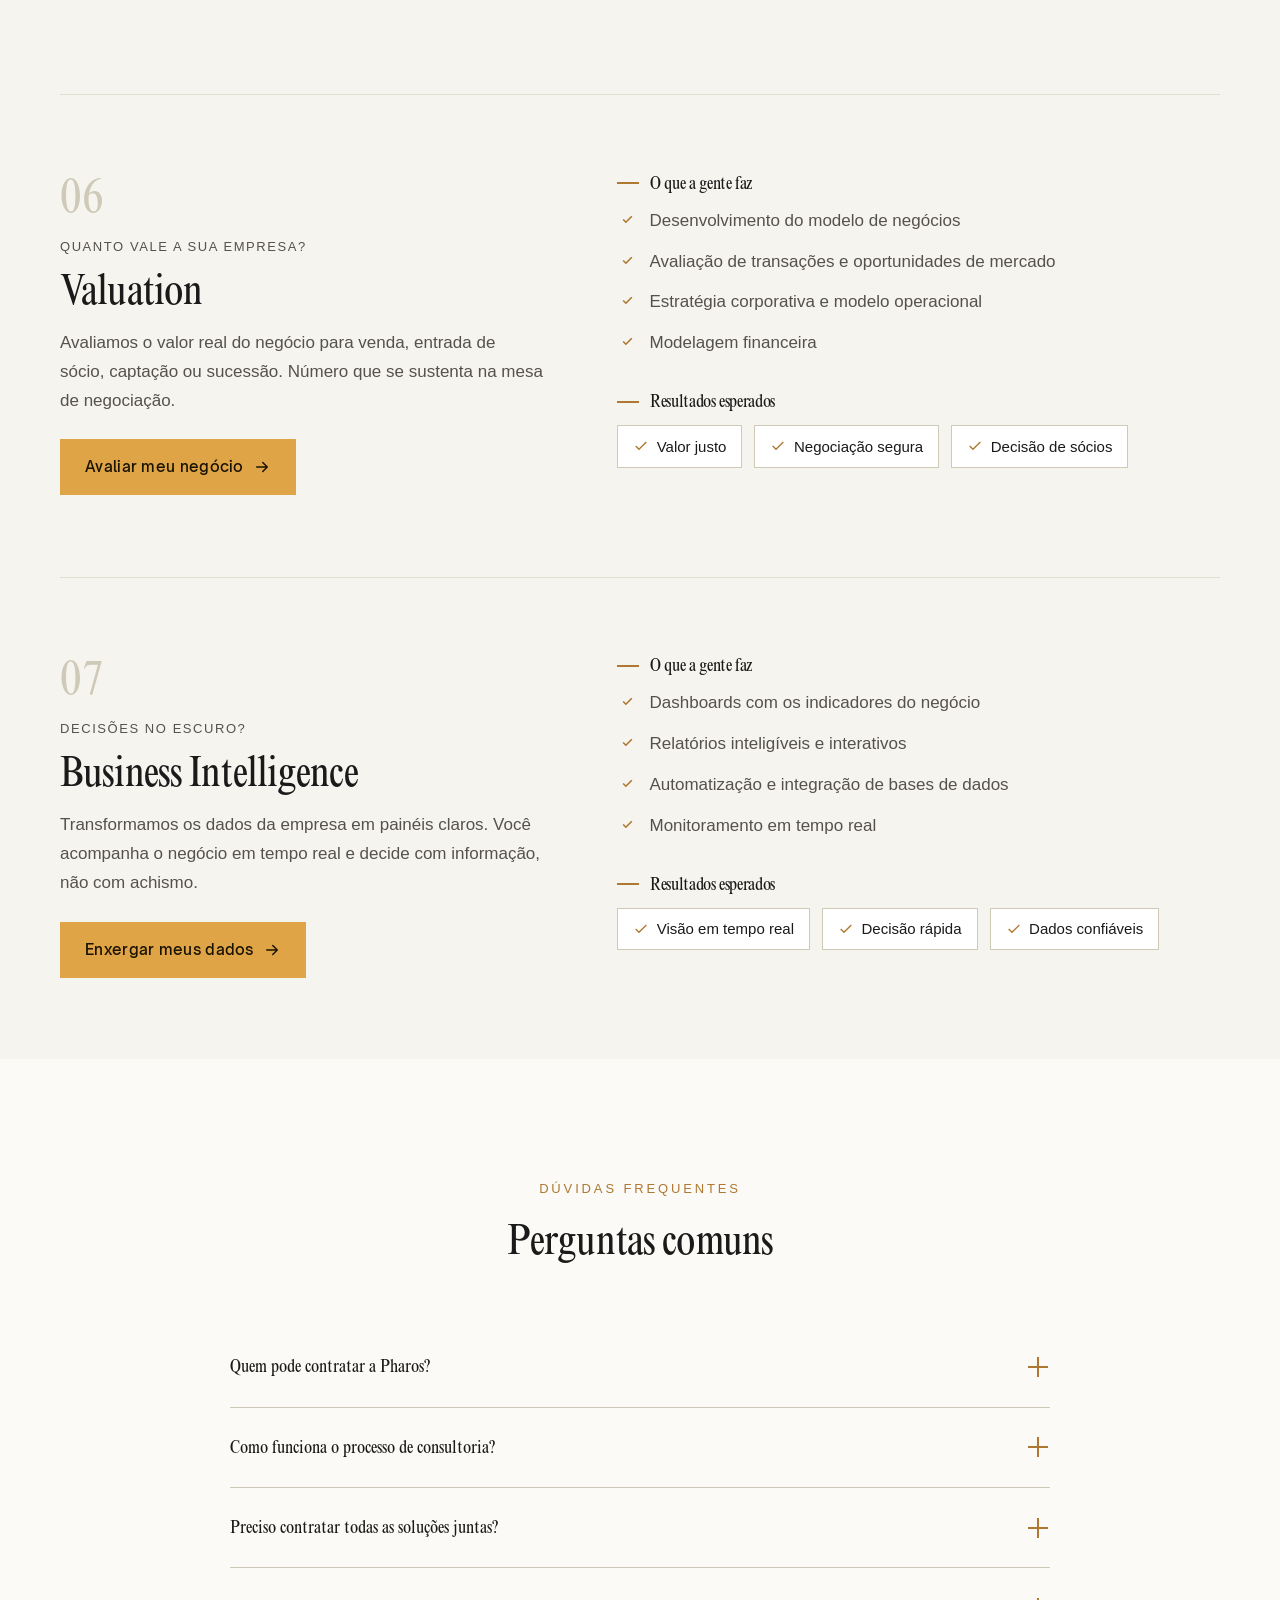
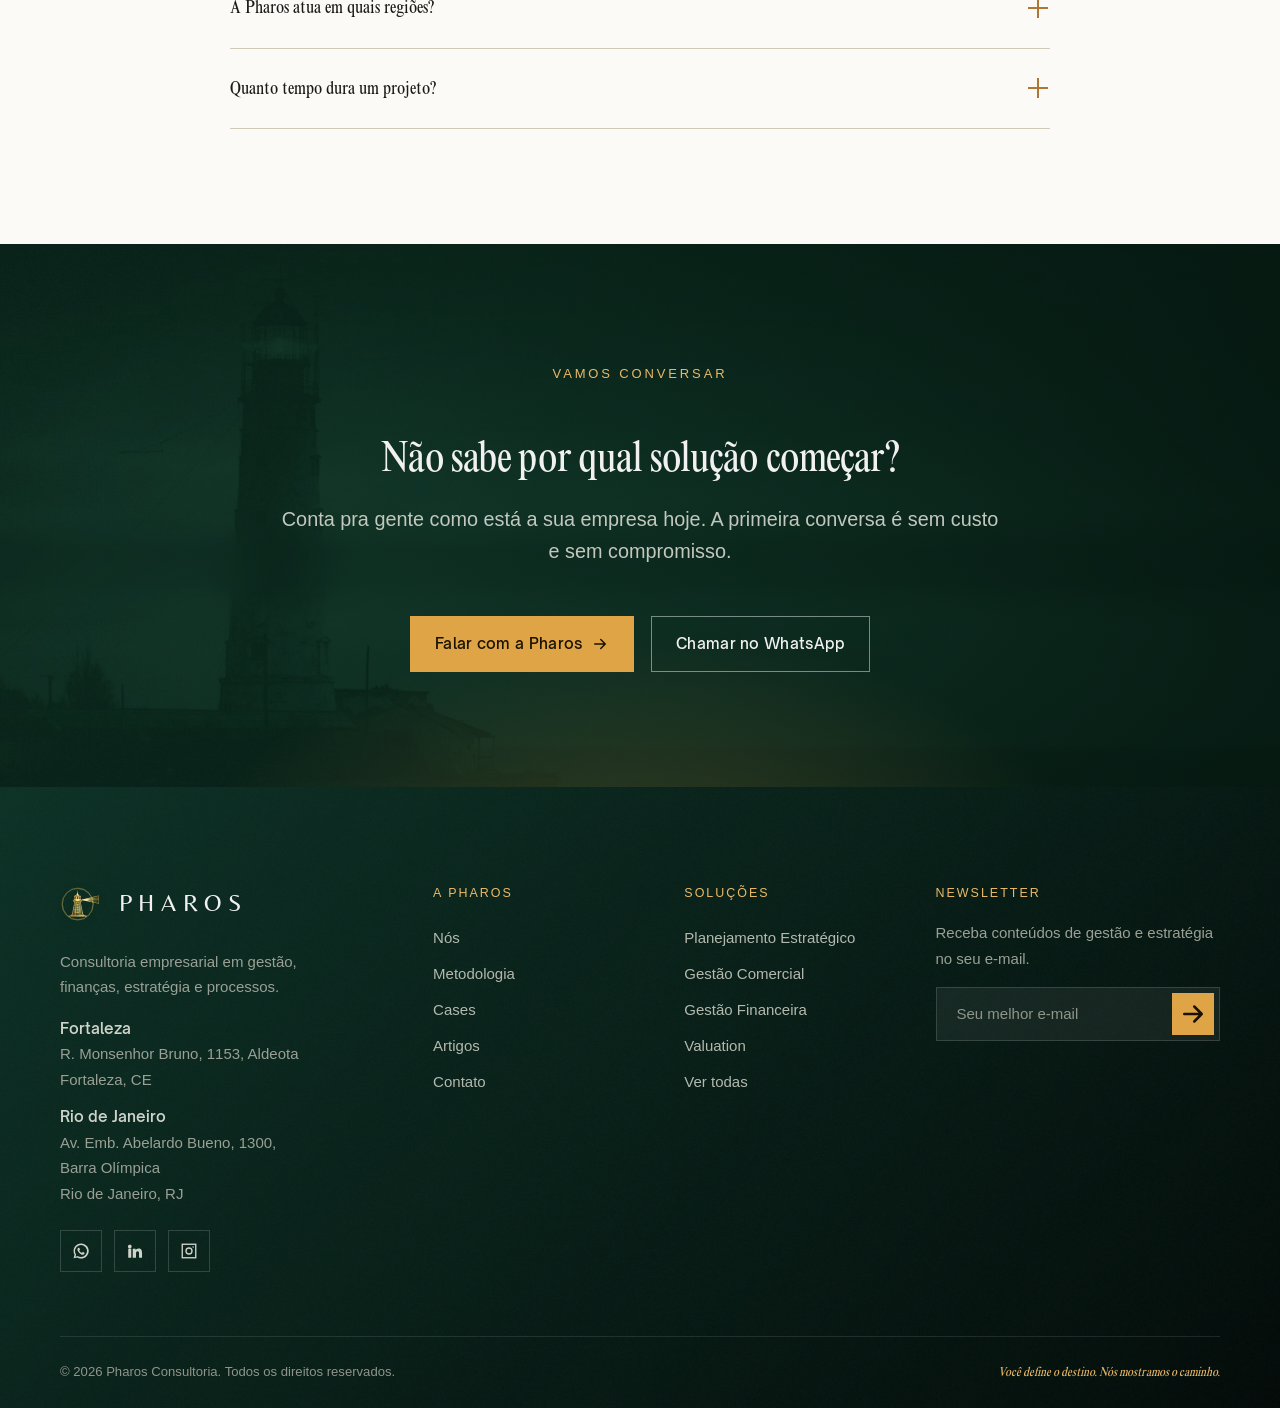
<file: servicos.html>
<!DOCTYPE html>
<html lang="pt-BR">
<head>
  <meta charset="UTF-8" />
  <meta name="robots" content="noindex, nofollow" />
  <meta name="viewport" content="width=device-width, initial-scale=1" />
  <title>Soluções | Pharos Consultoria — gestão, finanças, estratégia e processos</title>
  <meta name="description" content="Conheça as 7 soluções da Pharos: planejamento estratégico, plano de negócios, gestão comercial, gestão financeira, processos, valuation e business intelligence." />
  <meta name="theme-color" content="#082e21" />
  <link rel="canonical" href="https://pharosconsultoria.com.br/servicos.html" />
  <meta property="og:type" content="website" />
  <meta property="og:site_name" content="Pharos Consultoria" />
  <meta property="og:title" content="Soluções | Pharos Consultoria" />
  <meta property="og:description" content="Sete frentes de atuação para cada desafio da sua empresa." />
  <meta property="og:image" content="https://pharosconsultoria.com.br/assets/img/og-image.png" />
  <link rel="icon" type="image/svg+xml" href="assets/img/logo-farol.svg" />
  <link rel="preload" href="assets/fonts/open-sauce-sans-latin-400-normal.woff2" as="font" type="font/woff2" crossorigin />
  <link rel="stylesheet" href="assets/css/tokens.css" />
  <link rel="stylesheet" href="assets/css/styles.css" />
  <link rel="stylesheet" href="assets/css/pages.css" />
  <script type="application/ld+json">
  {
    "@context": "https://schema.org",
    "@type": "ItemList",
    "name": "Soluções da Pharos Consultoria",
    "itemListElement": [
      {"@type":"Service","position":1,"name":"Planejamento Estratégico"},
      {"@type":"Service","position":2,"name":"Plano de Negócios"},
      {"@type":"Service","position":3,"name":"Gestão Comercial"},
      {"@type":"Service","position":4,"name":"Gestão Financeira"},
      {"@type":"Service","position":5,"name":"Estruturação de Processos"},
      {"@type":"Service","position":6,"name":"Valuation"},
      {"@type":"Service","position":7,"name":"Business Intelligence"}
    ]
  }
  </script>
</head>
<body>
  <a class="skip-link" href="#main">Pular para o conteúdo</a>

  <header class="site-header site-header--onDark">
    <div class="container site-header__inner">
      <a class="brand" href="index.html" aria-label="Pharos Consultoria, página inicial">
        <img class="brand__mark" src="assets/img/logo-farol.svg" alt="" width="40" height="40" />
        <span class="brand__name">PHAROS</span>
      </a>
      <nav class="nav" aria-label="Navegação principal">
        <a class="nav__link" href="sobre.html">Nós</a>
        <a class="nav__link" href="servicos.html" aria-current="page">Soluções</a>
        <a class="nav__link" href="metodologia.html">Metodologia</a>
        <a class="nav__link" href="cases.html">Cases</a>
        <a class="nav__link" href="blog.html">Artigos</a>
        <a class="nav__link" href="contato.html">Contato</a>
        <a class="btn" href="contato.html">Falar com a Pharos
          <svg viewBox="0 0 24 24" fill="none" stroke="currentColor" stroke-width="2" stroke-linecap="round" stroke-linejoin="round" aria-hidden="true"><path d="M5 12h14M13 6l6 6-6 6"/></svg>
        </a>
      </nav>
      <div class="header-actions">
        <button class="nav-toggle" aria-label="Abrir menu"><span></span></button>
      </div>
    </div>
  </header>

  <main id="main">
    <!-- PAGE HERO -->
    <section class="page-hero">
      <div class="container">
        <nav class="breadcrumb" aria-label="Você está em"><a href="index.html">Início</a><span>/</span> Soluções</nav>
        <p class="eyebrow" style="margin-top:var(--space-5)">Nossas soluções</p>
        <h1>Sete frentes para resolver o que trava a sua empresa</h1>
        <p class="lead">Cada solução pode ser contratada sozinha ou combinada com as outras. Todas com o mesmo cuidado, o mesmo método e a mesma presença no dia a dia.</p>
      </div>
    </section>

    <!-- INDICE RÁPIDO -->
    <section class="section--tight" style="border-bottom:1px solid var(--border); background:var(--bg-alt)">
      <div class="container">
        <div class="solution-nav">
          <a href="#planejamento-estrategico">01 · Planejamento</a>
          <a href="#plano-de-negocios">02 · Plano de Negócios</a>
          <a href="#gestao-comercial">03 · Comercial</a>
          <a href="#gestao-financeira">04 · Financeiro</a>
          <a href="#processos">05 · Processos</a>
          <a href="#valuation">06 · Valuation</a>
          <a href="#business-intelligence">07 · BI</a>
          <a href="contato.html" style="justify-content:center; border-color:var(--accent); color:var(--accent)">Falar com a gente</a>
        </div>
      </div>
    </section>

    <div class="container">
      <!-- 01 PLANEJAMENTO -->
      <section class="service-detail" id="planejamento-estrategico">
        <div class="service-detail__grid">
          <div class="service-detail__aside">
            <div class="service-detail__num">01</div>
            <p class="service-detail__pain">Sem clareza de futuro?</p>
            <h2>Planejamento Estratégico</h2>
            <p>Definimos para onde a empresa vai e o caminho para chegar lá. Da leitura de mercado até metas que cabem na rotina de quem executa.</p>
            <a class="btn" href="contato.html">Quero planejar<svg viewBox="0 0 24 24" fill="none" stroke="currentColor" stroke-width="2" stroke-linecap="round" stroke-linejoin="round" aria-hidden="true"><path d="M5 12h14M13 6l6 6-6 6"/></svg></a>
          </div>
          <div class="service-detail__main">
            <div class="detail-block">
              <h3>O que a gente faz</h3>
              <ul class="detail-list">
                <li>Pesquisa de mercado e análise de concorrência</li>
                <li>Missão, visão e valores que orientam decisões</li>
                <li>Objetivos estratégicos e metas por período</li>
                <li>Desdobramento em planos de ação com responsáveis</li>
              </ul>
            </div>
            <div class="detail-block">
              <h3>Resultados esperados</h3>
              <div class="result-tags">
                <span class="result-tag"><svg viewBox="0 0 24 24" fill="none" stroke="currentColor" stroke-width="2"><path d="M20 6L9 17l-5-5"/></svg>Direção clara</span>
                <span class="result-tag"><svg viewBox="0 0 24 24" fill="none" stroke="currentColor" stroke-width="2"><path d="M20 6L9 17l-5-5"/></svg>Time alinhado</span>
                <span class="result-tag"><svg viewBox="0 0 24 24" fill="none" stroke="currentColor" stroke-width="2"><path d="M20 6L9 17l-5-5"/></svg>Metas mensuráveis</span>
              </div>
            </div>
          </div>
        </div>
      </section>

      <!-- 02 PLANO DE NEGÓCIOS -->
      <section class="service-detail" id="plano-de-negocios">
        <div class="service-detail__grid">
          <div class="service-detail__aside">
            <div class="service-detail__num">02</div>
            <p class="service-detail__pain">Vai abrir ou expandir?</p>
            <h2>Plano de Negócios</h2>
            <p>Antes de investir, a gente valida. Números, mercado e viabilidade na mesa para você decidir com segurança.</p>
            <a class="btn" href="contato.html">Validar meu plano<svg viewBox="0 0 24 24" fill="none" stroke="currentColor" stroke-width="2" stroke-linecap="round" stroke-linejoin="round" aria-hidden="true"><path d="M5 12h14M13 6l6 6-6 6"/></svg></a>
          </div>
          <div class="service-detail__main">
            <div class="detail-block">
              <h3>O que a gente faz</h3>
              <ul class="detail-list">
                <li>Investimento mínimo e projeções financeiras</li>
                <li>Perfil do consumidor e estimativa de vendas</li>
                <li>Definição de preços e canais</li>
                <li>Estudo de localização adequada</li>
              </ul>
            </div>
            <div class="detail-block">
              <h3>Resultados esperados</h3>
              <div class="result-tags">
                <span class="result-tag"><svg viewBox="0 0 24 24" fill="none" stroke="currentColor" stroke-width="2"><path d="M20 6L9 17l-5-5"/></svg>Risco reduzido</span>
                <span class="result-tag"><svg viewBox="0 0 24 24" fill="none" stroke="currentColor" stroke-width="2"><path d="M20 6L9 17l-5-5"/></svg>Viabilidade clara</span>
                <span class="result-tag"><svg viewBox="0 0 24 24" fill="none" stroke="currentColor" stroke-width="2"><path d="M20 6L9 17l-5-5"/></svg>Decisão embasada</span>
              </div>
            </div>
          </div>
        </div>
      </section>

      <!-- 03 COMERCIAL -->
      <section class="service-detail" id="gestao-comercial">
        <div class="service-detail__grid">
          <div class="service-detail__aside">
            <div class="service-detail__num">03</div>
            <p class="service-detail__pain">Vendas estagnadas?</p>
            <h2>Gestão Comercial</h2>
            <p>Organizamos a máquina de vendas: processo, atendimento e comissionamento que fazem o time bater meta com previsibilidade.</p>
            <a class="btn" href="contato.html">Destravar vendas<svg viewBox="0 0 24 24" fill="none" stroke="currentColor" stroke-width="2" stroke-linecap="round" stroke-linejoin="round" aria-hidden="true"><path d="M5 12h14M13 6l6 6-6 6"/></svg></a>
          </div>
          <div class="service-detail__main">
            <div class="detail-block">
              <h3>O que a gente faz</h3>
              <ul class="detail-list">
                <li>Diagnóstico de vendas e do funil atual</li>
                <li>Estruturação de processos B2B e B2C</li>
                <li>Padrão de atendimento e script de vendas</li>
                <li>Modelagem de comissionamento</li>
              </ul>
            </div>
            <div class="detail-block">
              <h3>Resultados esperados</h3>
              <div class="result-tags">
                <span class="result-tag"><svg viewBox="0 0 24 24" fill="none" stroke="currentColor" stroke-width="2"><path d="M20 6L9 17l-5-5"/></svg>Mais conversão</span>
                <span class="result-tag"><svg viewBox="0 0 24 24" fill="none" stroke="currentColor" stroke-width="2"><path d="M20 6L9 17l-5-5"/></svg>Funil previsível</span>
                <span class="result-tag"><svg viewBox="0 0 24 24" fill="none" stroke="currentColor" stroke-width="2"><path d="M20 6L9 17l-5-5"/></svg>Time engajado</span>
              </div>
            </div>
          </div>
        </div>
      </section>

      <!-- 04 FINANCEIRA -->
      <section class="service-detail" id="gestao-financeira">
        <div class="service-detail__grid">
          <div class="service-detail__aside">
            <div class="service-detail__num">04</div>
            <p class="service-detail__pain">Sem controle do lucro?</p>
            <h2>Gestão Financeira</h2>
            <p>Colocamos luz no financeiro. Você passa a enxergar custo, margem e caixa para tomar decisão sem susto no fim do mês.</p>
            <a class="btn" href="contato.html">Organizar o financeiro<svg viewBox="0 0 24 24" fill="none" stroke="currentColor" stroke-width="2" stroke-linecap="round" stroke-linejoin="round" aria-hidden="true"><path d="M5 12h14M13 6l6 6-6 6"/></svg></a>
          </div>
          <div class="service-detail__main">
            <div class="detail-block">
              <h3>O que a gente faz</h3>
              <ul class="detail-list">
                <li>DRE e DFC gerenciais</li>
                <li>Controle de custos e despesas</li>
                <li>Negociação de prazo de dívidas e recuperação extrajudicial</li>
                <li>Análise e apoio à gestão estratégica</li>
              </ul>
            </div>
            <div class="detail-block">
              <h3>Resultados esperados</h3>
              <div class="result-tags">
                <span class="result-tag"><svg viewBox="0 0 24 24" fill="none" stroke="currentColor" stroke-width="2"><path d="M20 6L9 17l-5-5"/></svg>Margem visível</span>
                <span class="result-tag"><svg viewBox="0 0 24 24" fill="none" stroke="currentColor" stroke-width="2"><path d="M20 6L9 17l-5-5"/></svg>Caixa sob controle</span>
                <span class="result-tag"><svg viewBox="0 0 24 24" fill="none" stroke="currentColor" stroke-width="2"><path d="M20 6L9 17l-5-5"/></svg>Menos surpresa</span>
              </div>
            </div>
          </div>
        </div>
      </section>

      <!-- 05 PROCESSOS -->
      <section class="service-detail" id="processos">
        <div class="service-detail__grid">
          <div class="service-detail__aside">
            <div class="service-detail__num">05</div>
            <p class="service-detail__pain">Operação ineficiente?</p>
            <h2>Estruturação de Processos</h2>
            <p>Mapeamos como a empresa funciona hoje e redesenhamos para ganhar tempo, reduzir custo e medir o que importa.</p>
            <a class="btn" href="contato.html">Estruturar a operação<svg viewBox="0 0 24 24" fill="none" stroke="currentColor" stroke-width="2" stroke-linecap="round" stroke-linejoin="round" aria-hidden="true"><path d="M5 12h14M13 6l6 6-6 6"/></svg></a>
          </div>
          <div class="service-detail__main">
            <div class="detail-block">
              <h3>O que a gente faz</h3>
              <ul class="detail-list">
                <li>Análise dos processos atuais: riscos, custos e tempo</li>
                <li>Adequação estratégica dos processos futuros</li>
                <li>Definição de KPIs de acompanhamento</li>
                <li>Auditoria estratégica</li>
              </ul>
            </div>
            <div class="detail-block">
              <h3>Resultados esperados</h3>
              <div class="result-tags">
                <span class="result-tag"><svg viewBox="0 0 24 24" fill="none" stroke="currentColor" stroke-width="2"><path d="M20 6L9 17l-5-5"/></svg>Mais eficiência</span>
                <span class="result-tag"><svg viewBox="0 0 24 24" fill="none" stroke="currentColor" stroke-width="2"><path d="M20 6L9 17l-5-5"/></svg>Menos retrabalho</span>
                <span class="result-tag"><svg viewBox="0 0 24 24" fill="none" stroke="currentColor" stroke-width="2"><path d="M20 6L9 17l-5-5"/></svg>Custo enxuto</span>
              </div>
            </div>
          </div>
        </div>
      </section>

      <!-- 06 VALUATION -->
      <section class="service-detail" id="valuation">
        <div class="service-detail__grid">
          <div class="service-detail__aside">
            <div class="service-detail__num">06</div>
            <p class="service-detail__pain">Quanto vale a sua empresa?</p>
            <h2>Valuation</h2>
            <p>Avaliamos o valor real do negócio para venda, entrada de sócio, captação ou sucessão. Número que se sustenta na mesa de negociação.</p>
            <a class="btn" href="contato.html">Avaliar meu negócio<svg viewBox="0 0 24 24" fill="none" stroke="currentColor" stroke-width="2" stroke-linecap="round" stroke-linejoin="round" aria-hidden="true"><path d="M5 12h14M13 6l6 6-6 6"/></svg></a>
          </div>
          <div class="service-detail__main">
            <div class="detail-block">
              <h3>O que a gente faz</h3>
              <ul class="detail-list">
                <li>Desenvolvimento do modelo de negócios</li>
                <li>Avaliação de transações e oportunidades de mercado</li>
                <li>Estratégia corporativa e modelo operacional</li>
                <li>Modelagem financeira</li>
              </ul>
            </div>
            <div class="detail-block">
              <h3>Resultados esperados</h3>
              <div class="result-tags">
                <span class="result-tag"><svg viewBox="0 0 24 24" fill="none" stroke="currentColor" stroke-width="2"><path d="M20 6L9 17l-5-5"/></svg>Valor justo</span>
                <span class="result-tag"><svg viewBox="0 0 24 24" fill="none" stroke="currentColor" stroke-width="2"><path d="M20 6L9 17l-5-5"/></svg>Negociação segura</span>
                <span class="result-tag"><svg viewBox="0 0 24 24" fill="none" stroke="currentColor" stroke-width="2"><path d="M20 6L9 17l-5-5"/></svg>Decisão de sócios</span>
              </div>
            </div>
          </div>
        </div>
      </section>

      <!-- 07 BI -->
      <section class="service-detail" id="business-intelligence">
        <div class="service-detail__grid">
          <div class="service-detail__aside">
            <div class="service-detail__num">07</div>
            <p class="service-detail__pain">Decisões no escuro?</p>
            <h2>Business Intelligence</h2>
            <p>Transformamos os dados da empresa em painéis claros. Você acompanha o negócio em tempo real e decide com informação, não com achismo.</p>
            <a class="btn" href="contato.html">Enxergar meus dados<svg viewBox="0 0 24 24" fill="none" stroke="currentColor" stroke-width="2" stroke-linecap="round" stroke-linejoin="round" aria-hidden="true"><path d="M5 12h14M13 6l6 6-6 6"/></svg></a>
          </div>
          <div class="service-detail__main">
            <div class="detail-block">
              <h3>O que a gente faz</h3>
              <ul class="detail-list">
                <li>Dashboards com os indicadores do negócio</li>
                <li>Relatórios inteligíveis e interativos</li>
                <li>Automatização e integração de bases de dados</li>
                <li>Monitoramento em tempo real</li>
              </ul>
            </div>
            <div class="detail-block">
              <h3>Resultados esperados</h3>
              <div class="result-tags">
                <span class="result-tag"><svg viewBox="0 0 24 24" fill="none" stroke="currentColor" stroke-width="2"><path d="M20 6L9 17l-5-5"/></svg>Visão em tempo real</span>
                <span class="result-tag"><svg viewBox="0 0 24 24" fill="none" stroke="currentColor" stroke-width="2"><path d="M20 6L9 17l-5-5"/></svg>Decisão rápida</span>
                <span class="result-tag"><svg viewBox="0 0 24 24" fill="none" stroke="currentColor" stroke-width="2"><path d="M20 6L9 17l-5-5"/></svg>Dados confiáveis</span>
              </div>
            </div>
          </div>
        </div>
      </section>
    </div>

    <!-- FAQ -->
    <section class="section" style="background:var(--bg-alt)">
      <div class="container">
        <div class="section-head section-head--center">
          <p class="eyebrow eyebrow--center">Dúvidas frequentes</p>
          <h2>Perguntas comuns</h2>
        </div>
        <div class="faq">
          <details class="faq__item"><summary class="faq__q">Quem pode contratar a Pharos?<span class="faq__icon" aria-hidden="true"></span></summary><div class="faq__a"><p>Atendemos empresas de diferentes portes e setores, do pequeno negócio em estruturação à empresa consolidada em fase de crescimento ou reorganização.</p></div></details>
          <details class="faq__item"><summary class="faq__q">Como funciona o processo de consultoria?<span class="faq__icon" aria-hidden="true"></span></summary><div class="faq__a"><p>Começa com um diagnóstico dentro da sua empresa. A partir dele montamos um plano com prioridades, prazos e responsáveis, e acompanhamos a execução lado a lado com o seu time.</p></div></details>
          <details class="faq__item"><summary class="faq__q">Preciso contratar todas as soluções juntas?<span class="faq__icon" aria-hidden="true"></span></summary><div class="faq__a"><p>Não. Cada solução pode ser contratada de forma independente. Muitos clientes começam por uma frente e ampliam conforme os resultados aparecem.</p></div></details>
          <details class="faq__item"><summary class="faq__q">A Pharos atua em quais regiões?<span class="faq__icon" aria-hidden="true"></span></summary><div class="faq__a"><p>Temos escritórios em Fortaleza e no Rio de Janeiro, e já atuamos em mais de 11 estados, com clientes no Brasil e no exterior. O trabalho combina encontros presenciais e acompanhamento remoto.</p></div></details>
          <details class="faq__item"><summary class="faq__q">Quanto tempo dura um projeto?<span class="faq__icon" aria-hidden="true"></span></summary><div class="faq__a"><p>Depende do escopo e do momento da empresa. Na conversa inicial, apresentamos uma estimativa de prazo junto com o plano de trabalho.</p></div></details>
        </div>
      </div>
    </section>

    <!-- CTA -->
    <section class="section deep cta-band cta-band--farol">
      <div class="cta-band__glow" aria-hidden="true"></div>
      <div class="container">
        <div class="cta-band__inner">
          <p class="eyebrow eyebrow--center">Vamos conversar</p>
          <h2>Não sabe por qual solução começar?</h2>
          <p class="lead">Conta pra gente como está a sua empresa hoje. A primeira conversa é sem custo e sem compromisso.</p>
          <div class="btn-row">
            <a class="btn" href="contato.html">Falar com a Pharos<svg viewBox="0 0 24 24" fill="none" stroke="currentColor" stroke-width="2" stroke-linecap="round" stroke-linejoin="round" aria-hidden="true"><path d="M5 12h14M13 6l6 6-6 6"/></svg></a>
            <a class="btn btn--ghost" href="https://wa.me/5500000000000" target="_blank" rel="noopener">Chamar no WhatsApp</a>
          </div>
        </div>
      </div>
    </section>
  </main>

  <div data-include-footer></div>
  <a class="wa-float" href="https://wa.me/5500000000000" target="_blank" rel="noopener" aria-label="Falar no WhatsApp">
    <svg viewBox="0 0 24 24" fill="currentColor" aria-hidden="true"><path d="M12 2a10 10 0 00-8.6 15l-1.3 4.8 4.9-1.3A10 10 0 1012 2zm0 18a8 8 0 01-4.1-1.1l-.3-.2-2.9.8.8-2.8-.2-.3A8 8 0 1112 20zm4.4-6c-.2-.1-1.4-.7-1.6-.8s-.4-.1-.5.1-.6.8-.8 1-.3.2-.5.1a6.5 6.5 0 01-1.9-1.2 7.2 7.2 0 01-1.3-1.7c-.1-.2 0-.4.1-.5l.4-.4.2-.4a.5.5 0 000-.4c0-.1-.5-1.3-.7-1.7s-.4-.4-.5-.4h-.5a.9.9 0 00-.7.3 2.8 2.8 0 00-.9 2.1 4.9 4.9 0 001 2.6 11 11 0 004.3 3.8c2 .8 2 .5 2.4.5a2.5 2.5 0 001.6-1.2 2 2 0 00.1-1.2c0-.1-.2-.2-.4-.3z"/></svg>
  </a>
  <script src="assets/js/main.js" defer></script>
</body>
</html>
</file>
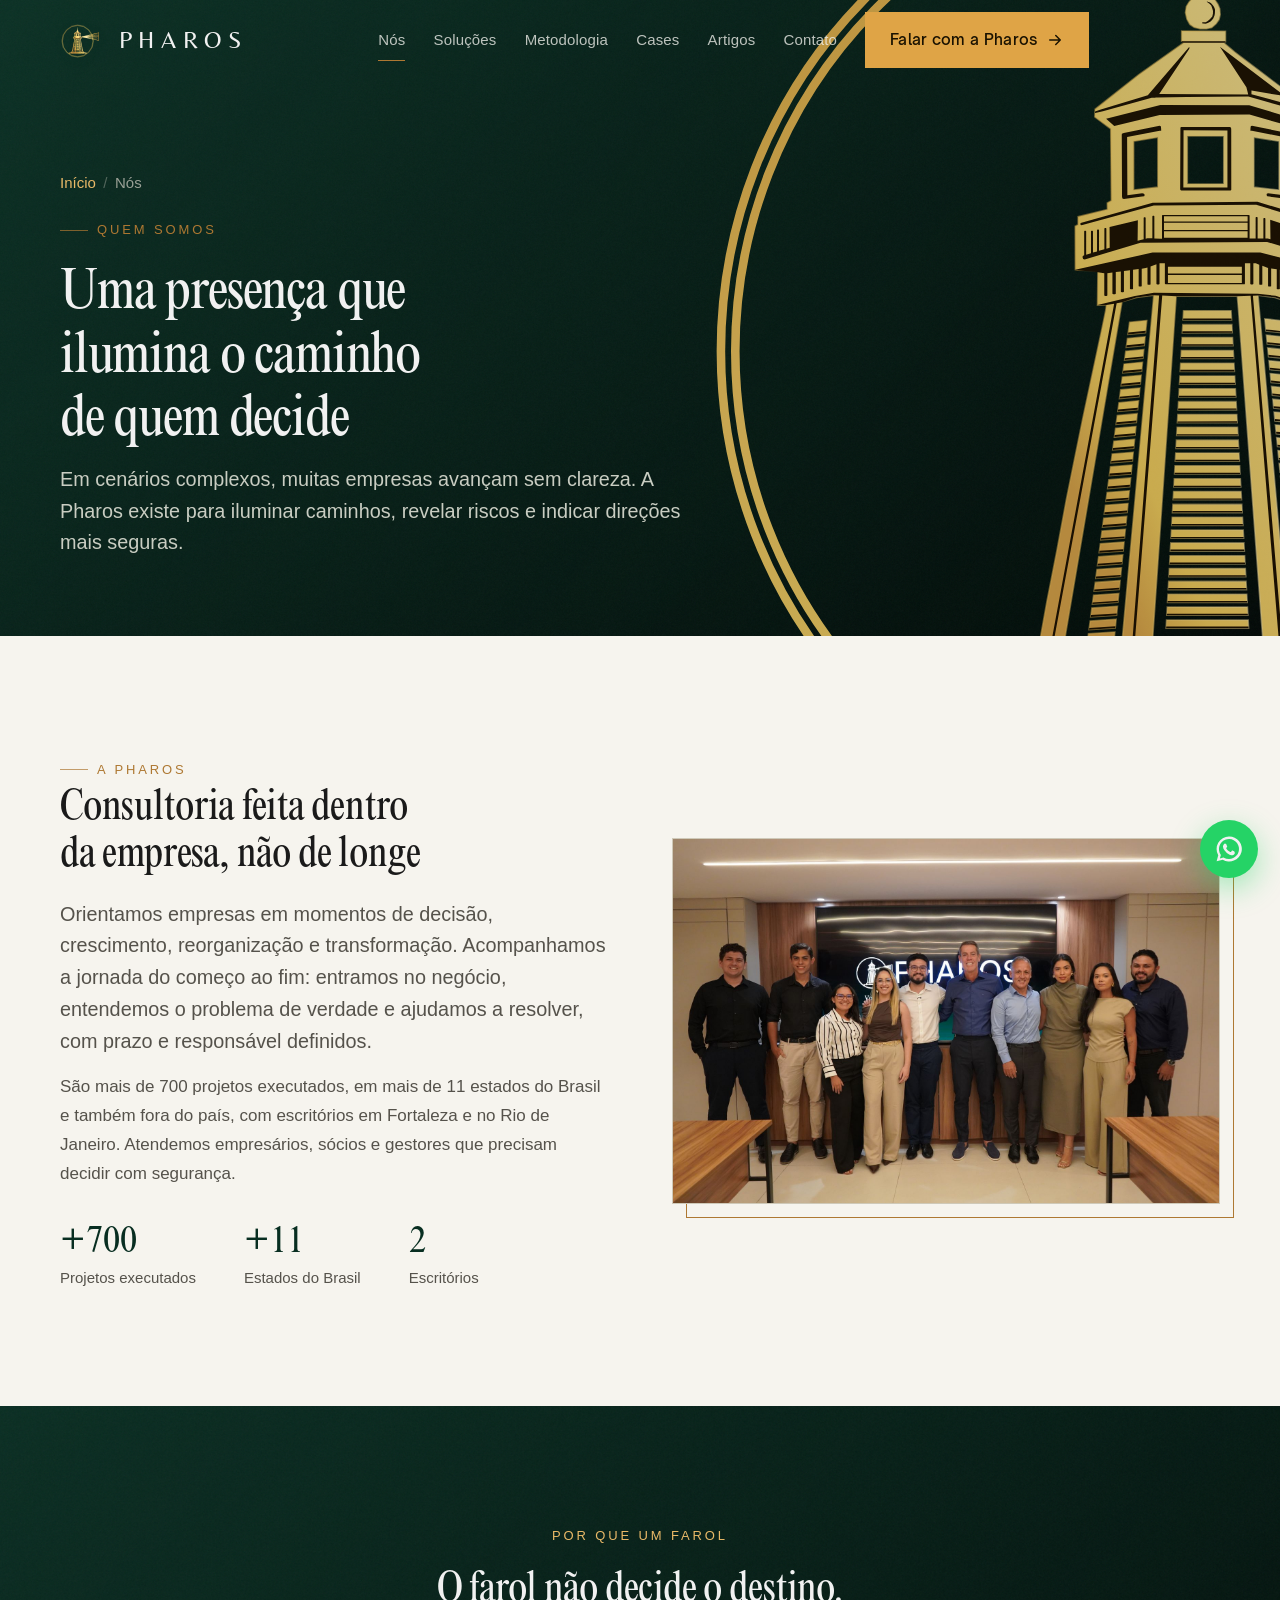
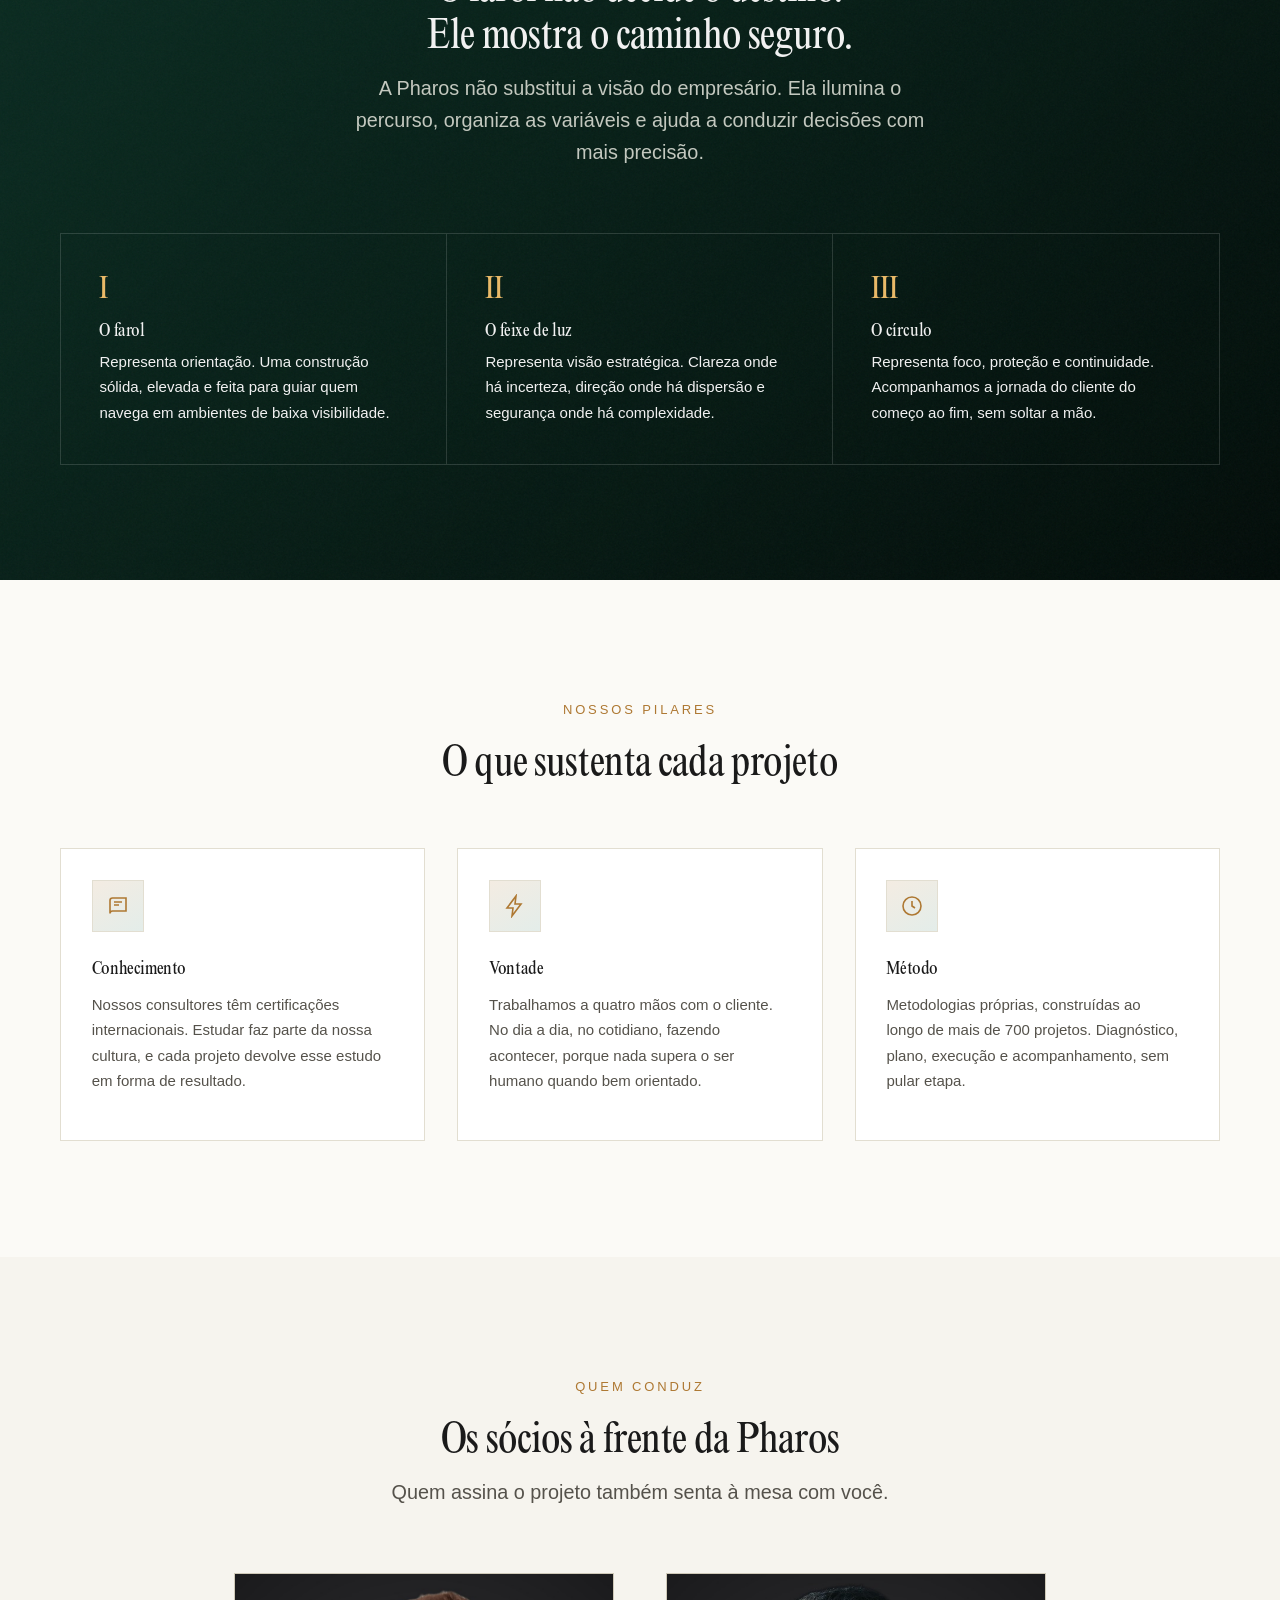
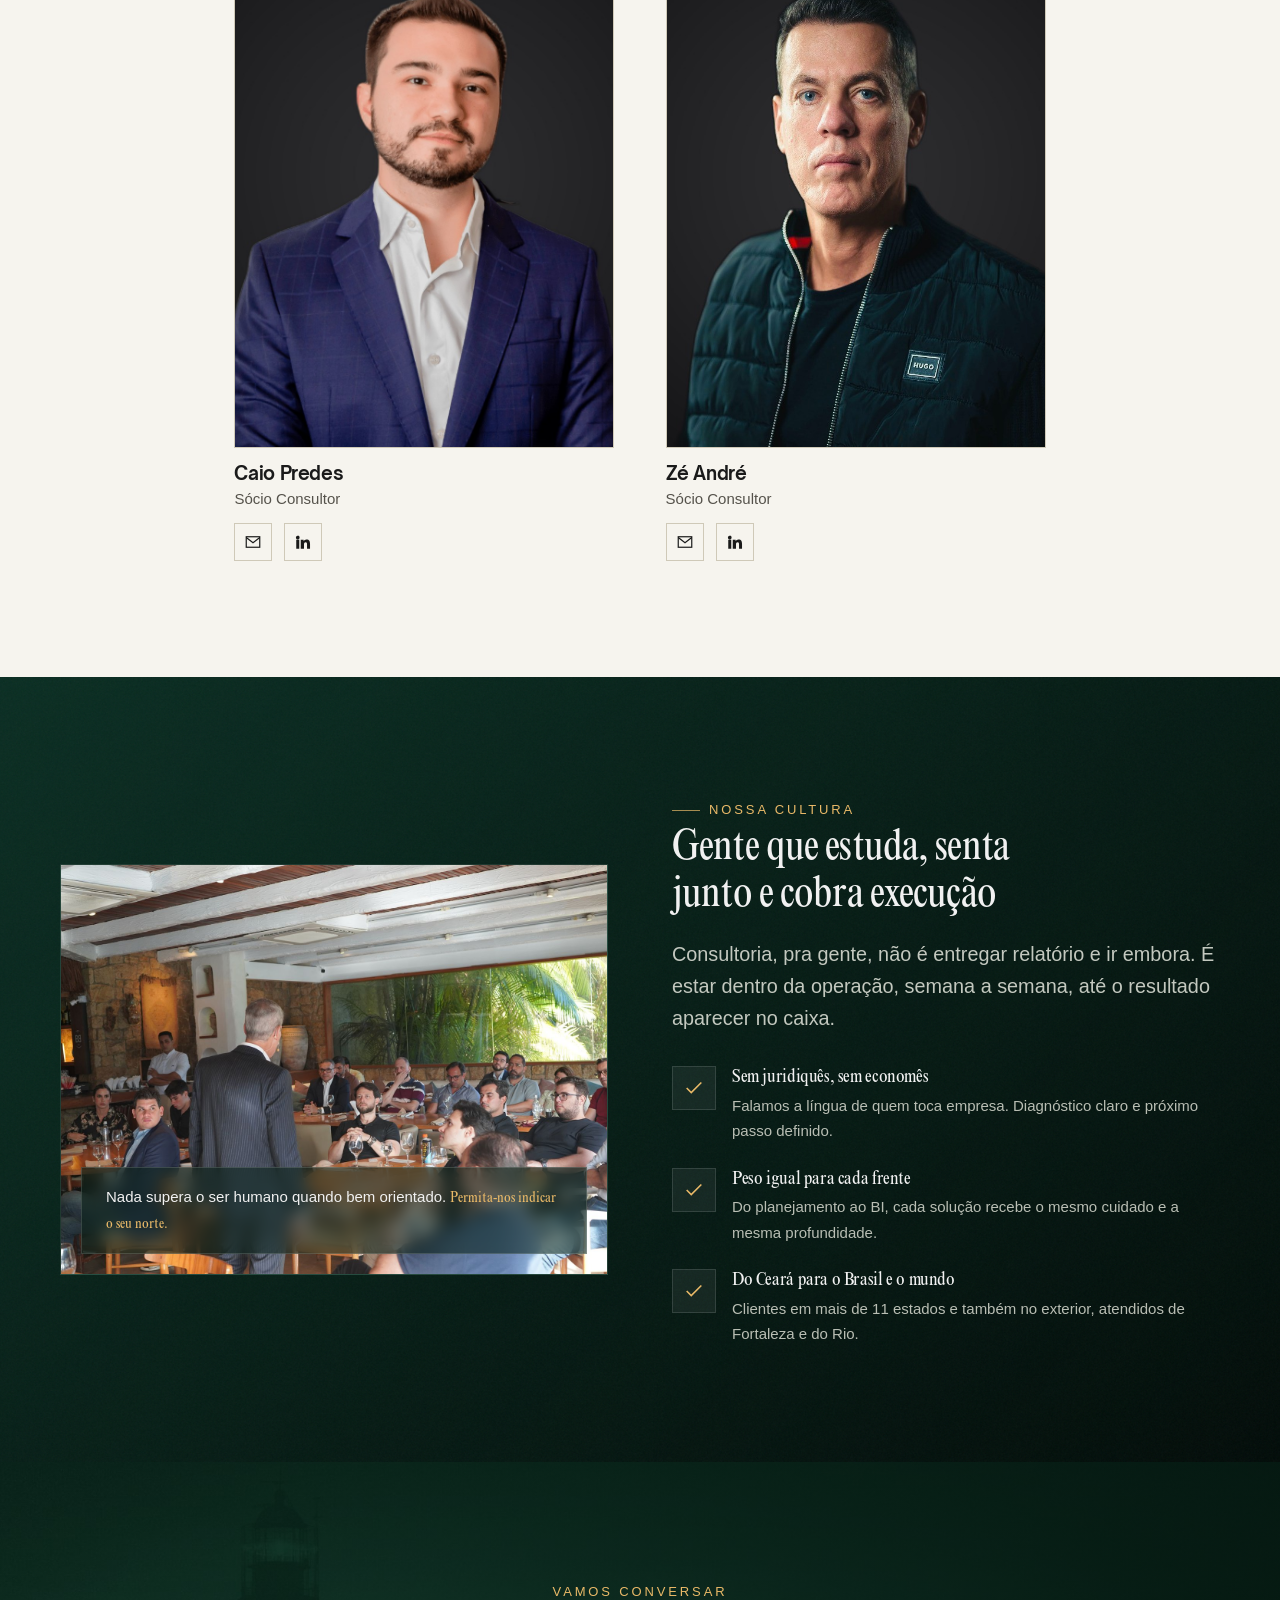
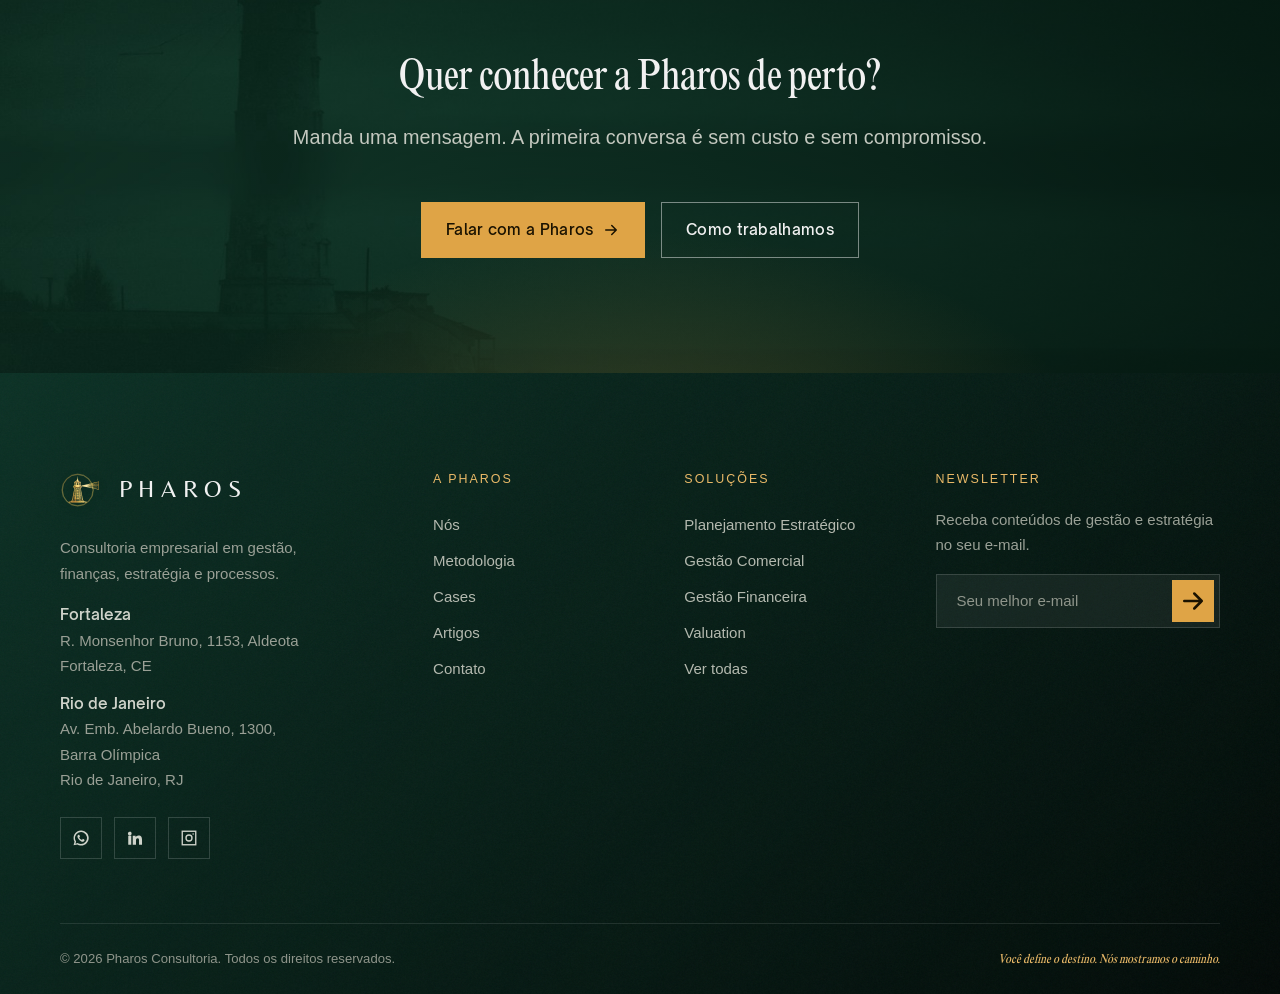
<file: sobre.html>
<!DOCTYPE html>
<html lang="pt-BR">
<head>
  <meta charset="UTF-8" />
  <meta name="robots" content="noindex, nofollow" />
  <meta name="viewport" content="width=device-width, initial-scale=1" />
  <title>Nós | Pharos Consultoria — quem guia a sua empresa</title>
  <meta name="description" content="Conheça a Pharos Consultoria: mais de 700 projetos executados em 11 estados. Consultoria empresarial feita dentro da empresa, junto de quem decide." />
  <meta name="theme-color" content="#082e21" />
  <link rel="canonical" href="https://pharosconsultoria.com.br/sobre.html" />
  <meta property="og:type" content="website" />
  <meta property="og:site_name" content="Pharos Consultoria" />
  <meta property="og:title" content="Nós | Pharos Consultoria" />
  <meta property="og:description" content="Consultoria empresarial feita dentro da empresa, junto de quem decide." />
  <meta property="og:image" content="https://pharosconsultoria.com.br/assets/img/og-image.png" />
  <link rel="icon" type="image/svg+xml" href="assets/img/logo-farol.svg" />
  <link rel="preload" href="assets/fonts/open-sauce-sans-latin-400-normal.woff2" as="font" type="font/woff2" crossorigin />
  <link rel="stylesheet" href="assets/css/tokens.css" />
  <link rel="stylesheet" href="assets/css/styles.css" />
  <link rel="stylesheet" href="assets/css/pages.css" />
</head>
<body>
  <a class="skip-link" href="#main">Pular para o conteúdo</a>

  <header class="site-header site-header--onDark">
    <div class="container site-header__inner">
      <a class="brand" href="index.html" aria-label="Pharos Consultoria, página inicial">
        <img class="brand__mark" src="assets/img/logo-farol.svg" alt="" width="40" height="40" />
        <span class="brand__name">PHAROS</span>
      </a>
      <nav class="nav" aria-label="Navegação principal">
        <a class="nav__link" href="sobre.html" aria-current="page">Nós</a>
        <a class="nav__link" href="servicos.html">Soluções</a>
        <a class="nav__link" href="metodologia.html">Metodologia</a>
        <a class="nav__link" href="cases.html">Cases</a>
        <a class="nav__link" href="blog.html">Artigos</a>
        <a class="nav__link" href="contato.html">Contato</a>
        <a class="btn" href="contato.html">Falar com a Pharos
          <svg viewBox="0 0 24 24" fill="none" stroke="currentColor" stroke-width="2" stroke-linecap="round" stroke-linejoin="round" aria-hidden="true"><path d="M5 12h14M13 6l6 6-6 6"/></svg>
        </a>
      </nav>
      <div class="header-actions">
        <button class="nav-toggle" aria-label="Abrir menu"><span></span></button>
      </div>
    </div>
  </header>

  <main id="main">
    <section class="page-hero">
      <div class="container">
        <nav class="breadcrumb" aria-label="Você está em"><a href="index.html">Início</a><span>/</span> Nós</nav>
        <p class="eyebrow" style="margin-top:var(--space-5)">Quem somos</p>
        <h1>Uma presença que ilumina o caminho de quem decide</h1>
        <p class="lead">Em cenários complexos, muitas empresas avançam sem clareza. A Pharos existe para iluminar caminhos, revelar riscos e indicar direções mais seguras.</p>
      </div>
    </section>

    <!-- HISTÓRIA / POSICIONAMENTO -->
    <section class="section">
      <div class="container">
        <div class="split">
          <div data-reveal>
            <p class="eyebrow">A Pharos</p>
            <h2 class="mt-0">Consultoria feita dentro da empresa, não de longe</h2>
            <p class="lead" style="margin-top:var(--space-5)">
              Orientamos empresas em momentos de decisão, crescimento, reorganização e
              transformação. Acompanhamos a jornada do começo ao fim: entramos no negócio,
              entendemos o problema de verdade e ajudamos a resolver, com prazo e responsável definidos.
            </p>
            <p class="text-muted" style="margin-top:var(--space-4)">
              São mais de 700 projetos executados, em mais de 11 estados do Brasil e também
              fora do país, com escritórios em Fortaleza e no Rio de Janeiro. Atendemos
              empresários, sócios e gestores que precisam decidir com segurança.
            </p>
            <div class="hero__stats" style="margin-top:var(--space-6)">
              <div class="hero__stat"><div class="n" style="color:var(--brand)">+700</div><div class="l" style="color:var(--text-muted)">Projetos executados</div></div>
              <div class="hero__stat"><div class="n" style="color:var(--brand)">+11</div><div class="l" style="color:var(--text-muted)">Estados do Brasil</div></div>
              <div class="hero__stat"><div class="n" style="color:var(--brand)">2</div><div class="l" style="color:var(--text-muted)">Escritórios</div></div>
            </div>
          </div>
          <div class="photo-block" data-reveal data-reveal-delay="1">
            <img src="assets/img/fotos/equipe-pharos.jpg" alt="Equipe da Pharos Consultoria reunida" width="1600" height="1066" loading="lazy" />
          </div>
        </div>
      </div>
    </section>

    <!-- METÁFORA DO FAROL -->
    <section class="section dark">
      <div class="container">
        <div class="section-head section-head--center">
          <p class="eyebrow eyebrow--center" data-reveal>Por que um farol</p>
          <h2 data-reveal data-reveal-delay="1">O farol não decide o destino. Ele mostra o caminho seguro.</h2>
          <p class="lead" data-reveal data-reveal-delay="2" style="margin-inline:auto">
            A Pharos não substitui a visão do empresário. Ela ilumina o percurso, organiza
            as variáveis e ajuda a conduzir decisões com mais precisão.
          </p>
        </div>
        <div class="symbols" data-reveal>
          <div class="symbol-item">
            <div class="n">I</div>
            <h4>O farol</h4>
            <p>Representa orientação. Uma construção sólida, elevada e feita para guiar quem navega em ambientes de baixa visibilidade.</p>
          </div>
          <div class="symbol-item">
            <div class="n">II</div>
            <h4>O feixe de luz</h4>
            <p>Representa visão estratégica. Clareza onde há incerteza, direção onde há dispersão e segurança onde há complexidade.</p>
          </div>
          <div class="symbol-item">
            <div class="n">III</div>
            <h4>O círculo</h4>
            <p>Representa foco, proteção e continuidade. Acompanhamos a jornada do cliente do começo ao fim, sem soltar a mão.</p>
          </div>
        </div>
      </div>
    </section>

    <!-- PILARES -->
    <section class="section" style="background:var(--bg-alt)">
      <div class="container">
        <div class="section-head section-head--center">
          <p class="eyebrow eyebrow--center" data-reveal>Nossos pilares</p>
          <h2 data-reveal data-reveal-delay="1">O que sustenta cada projeto</h2>
        </div>
        <div class="grid cols-3">
          <div class="card" data-reveal>
            <div class="card__icon"><svg viewBox="0 0 24 24" fill="none" stroke="currentColor" stroke-width="1.6" aria-hidden="true"><path d="M4 19.5A2.5 2.5 0 016.5 17H20V4H6.5A2.5 2.5 0 004 6.5v13z"/><path d="M8 8h8M8 11h5"/></svg></div>
            <h3>Conhecimento</h3>
            <p>Nossos consultores têm certificações internacionais. Estudar faz parte da nossa cultura, e cada projeto devolve esse estudo em forma de resultado.</p>
          </div>
          <div class="card" data-reveal data-reveal-delay="1">
            <div class="card__icon"><svg viewBox="0 0 24 24" fill="none" stroke="currentColor" stroke-width="1.6" aria-hidden="true"><path d="M13 2L4 14h6l-1 8 9-12h-6l1-8z"/></svg></div>
            <h3>Vontade</h3>
            <p>Trabalhamos a quatro mãos com o cliente. No dia a dia, no cotidiano, fazendo acontecer, porque nada supera o ser humano quando bem orientado.</p>
          </div>
          <div class="card" data-reveal data-reveal-delay="2">
            <div class="card__icon"><svg viewBox="0 0 24 24" fill="none" stroke="currentColor" stroke-width="1.6" aria-hidden="true"><circle cx="12" cy="12" r="9"/><path d="M12 7v5l3 2"/></svg></div>
            <h3>Método</h3>
            <p>Metodologias próprias, construídas ao longo de mais de 700 projetos. Diagnóstico, plano, execução e acompanhamento, sem pular etapa.</p>
          </div>
        </div>
      </div>
    </section>

    <!-- SÓCIOS -->
    <section class="section">
      <div class="container">
        <div class="section-head section-head--center">
          <p class="eyebrow eyebrow--center" data-reveal>Quem conduz</p>
          <h2 data-reveal data-reveal-delay="1">Os sócios à frente da Pharos</h2>
          <p class="lead" data-reveal data-reveal-delay="2" style="margin-inline:auto">
            Quem assina o projeto também senta à mesa com você.
          </p>
        </div>
        <div class="team-grid">
          <div class="team-card" data-reveal>
            <img src="assets/img/fotos/caio.jpg" alt="Caio Predes, sócio consultor da Pharos Consultoria" width="1024" height="1024" loading="lazy" />
            <h4>Caio Predes</h4>
            <p class="role">Sócio Consultor</p>
            <div class="team-links">
              <a href="mailto:contato@pharosconsultoria.com.br" aria-label="E-mail de Caio Predes"><svg viewBox="0 0 24 24" fill="none" stroke="currentColor" stroke-width="1.6" aria-hidden="true"><rect x="3" y="5" width="18" height="14"/><path d="M3 6l9 7 9-7"/></svg></a>
              <a href="https://www.linkedin.com/company/pharosconsultoria" target="_blank" rel="noopener" aria-label="LinkedIn de Caio Predes"><svg viewBox="0 0 24 24" fill="currentColor" aria-hidden="true"><path d="M4.98 3.5A2.5 2.5 0 002.5 6a2.5 2.5 0 005 0 2.5 2.5 0 00-2.52-2.5zM3 8.98h4v12H3v-12zM9 8.98h3.8v1.64h.05a4.2 4.2 0 013.77-2.07c4 0 4.75 2.63 4.75 6.05v6.38h-4v-5.66c0-1.35 0-3.08-1.88-3.08s-2.17 1.47-2.17 3v5.74H9v-12z"/></svg></a>
            </div>
          </div>
          <div class="team-card" data-reveal data-reveal-delay="1">
            <img src="assets/img/fotos/ze-andre.jpg" alt="Zé André, sócio consultor da Pharos Consultoria" width="800" height="800" loading="lazy" />
            <h4>Zé André</h4>
            <p class="role">Sócio Consultor</p>
            <div class="team-links">
              <a href="mailto:contato@pharosconsultoria.com.br" aria-label="E-mail de Zé André"><svg viewBox="0 0 24 24" fill="none" stroke="currentColor" stroke-width="1.6" aria-hidden="true"><rect x="3" y="5" width="18" height="14"/><path d="M3 6l9 7 9-7"/></svg></a>
              <a href="https://www.linkedin.com/company/pharosconsultoria" target="_blank" rel="noopener" aria-label="LinkedIn de Zé André"><svg viewBox="0 0 24 24" fill="currentColor" aria-hidden="true"><path d="M4.98 3.5A2.5 2.5 0 002.5 6a2.5 2.5 0 005 0 2.5 2.5 0 00-2.52-2.5zM3 8.98h4v12H3v-12zM9 8.98h3.8v1.64h.05a4.2 4.2 0 013.77-2.07c4 0 4.75 2.63 4.75 6.05v6.38h-4v-5.66c0-1.35 0-3.08-1.88-3.08s-2.17 1.47-2.17 3v5.74H9v-12z"/></svg></a>
            </div>
          </div>
        </div>
      </div>
    </section>

    <!-- EQUIPE / CULTURA -->
    <section class="section dark">
      <div class="container">
        <div class="split">
          <div data-reveal data-reveal-delay="1">
            <div class="media-frame media-frame--photo">
              <img src="assets/img/fotos/evento-palestra.jpg" alt="Palestra da Pharos Consultoria para plateia de empresários" width="1600" height="1066" loading="lazy" />
              <div class="media-frame__tag">Nada supera o ser humano quando bem orientado. <strong>Permita-nos indicar o seu norte.</strong></div>
            </div>
          </div>
          <div data-reveal>
            <p class="eyebrow">Nossa cultura</p>
            <h2 class="mt-0">Gente que estuda, senta junto e cobra execução</h2>
            <p class="lead" style="margin-top:var(--space-5)">
              Consultoria, pra gente, não é entregar relatório e ir embora. É estar dentro
              da operação, semana a semana, até o resultado aparecer no caixa.
            </p>
            <div class="feature-list">
              <div class="feature-item">
                <div class="feature-item__mark"><svg viewBox="0 0 24 24" fill="none" stroke="currentColor" stroke-width="1.7" aria-hidden="true"><path d="M20 6L9 17l-5-5"/></svg></div>
                <div><h4>Sem juridiquês, sem economês</h4><p>Falamos a língua de quem toca empresa. Diagnóstico claro e próximo passo definido.</p></div>
              </div>
              <div class="feature-item">
                <div class="feature-item__mark"><svg viewBox="0 0 24 24" fill="none" stroke="currentColor" stroke-width="1.7" aria-hidden="true"><path d="M20 6L9 17l-5-5"/></svg></div>
                <div><h4>Peso igual para cada frente</h4><p>Do planejamento ao BI, cada solução recebe o mesmo cuidado e a mesma profundidade.</p></div>
              </div>
              <div class="feature-item">
                <div class="feature-item__mark"><svg viewBox="0 0 24 24" fill="none" stroke="currentColor" stroke-width="1.7" aria-hidden="true"><path d="M20 6L9 17l-5-5"/></svg></div>
                <div><h4>Do Ceará para o Brasil e o mundo</h4><p>Clientes em mais de 11 estados e também no exterior, atendidos de Fortaleza e do Rio.</p></div>
              </div>
            </div>
          </div>
        </div>
      </div>
    </section>

    <!-- CTA -->
    <section class="section deep cta-band cta-band--farol">
      <div class="cta-band__glow" aria-hidden="true"></div>
      <div class="container">
        <div class="cta-band__inner" data-reveal>
          <p class="eyebrow eyebrow--center" style="justify-content:center">Vamos conversar</p>
          <h2>Quer conhecer a Pharos de perto?</h2>
          <p class="lead">Manda uma mensagem. A primeira conversa é sem custo e sem compromisso.</p>
          <div class="btn-row">
            <a class="btn" href="contato.html">Falar com a Pharos
              <svg viewBox="0 0 24 24" fill="none" stroke="currentColor" stroke-width="2" stroke-linecap="round" stroke-linejoin="round" aria-hidden="true"><path d="M5 12h14M13 6l6 6-6 6"/></svg></a>
            <a class="btn btn--ghost" href="metodologia.html">Como trabalhamos</a>
          </div>
        </div>
      </div>
    </section>
  </main>

  <div data-include-footer></div>
  <a class="wa-float" href="https://wa.me/5500000000000" target="_blank" rel="noopener" aria-label="Falar no WhatsApp">
    <svg viewBox="0 0 24 24" fill="currentColor" aria-hidden="true"><path d="M12 2a10 10 0 00-8.6 15l-1.3 4.8 4.9-1.3A10 10 0 1012 2zm0 18a8 8 0 01-4.1-1.1l-.3-.2-2.9.8.8-2.8-.2-.3A8 8 0 1112 20zm4.4-6c-.2-.1-1.4-.7-1.6-.8s-.4-.1-.5.1-.6.8-.8 1-.3.2-.5.1a6.5 6.5 0 01-1.9-1.2 7.2 7.2 0 01-1.3-1.7c-.1-.2 0-.4.1-.5l.4-.4.2-.4a.5.5 0 000-.4c0-.1-.5-1.3-.7-1.7s-.4-.4-.5-.4h-.5a.9.9 0 00-.7.3 2.8 2.8 0 00-.9 2.1 4.9 4.9 0 001 2.6 11 11 0 004.3 3.8c2 .8 2 .5 2.4.5a2.5 2.5 0 001.6-1.2 2 2 0 00.1-1.2c0-.1-.2-.2-.4-.3z"/></svg>
  </a>
  <script src="assets/js/main.js" defer></script>
</body>
</html>
</file>
<file: assets/css/tokens.css>
/* ============================================================
   PHAROS CONSULTORIA — DESIGN TOKENS
   Fonte de verdade do sistema visual. Derivado do Manual da Marca.
   ============================================================ */

/* ---------- FONTES (Open Sauce Sans, auto-hospedada, OFL) ---------- */
@font-face { font-family: "Open Sauce Sans"; font-style: normal; font-weight: 400; font-display: swap; src: url("../fonts/open-sauce-sans-latin-400-normal.woff2") format("woff2"); }
@font-face { font-family: "Open Sauce Sans"; font-style: italic; font-weight: 400; font-display: swap; src: url("../fonts/open-sauce-sans-latin-400-italic.woff2") format("woff2"); }
@font-face { font-family: "Open Sauce Sans"; font-style: normal; font-weight: 500; font-display: swap; src: url("../fonts/open-sauce-sans-latin-500-normal.woff2") format("woff2"); }
@font-face { font-family: "Open Sauce Sans"; font-style: italic; font-weight: 500; font-display: swap; src: url("../fonts/open-sauce-sans-latin-500-italic.woff2") format("woff2"); }
@font-face { font-family: "Open Sauce Sans"; font-style: normal; font-weight: 600; font-display: swap; src: url("../fonts/open-sauce-sans-latin-600-normal.woff2") format("woff2"); }
@font-face { font-family: "Open Sauce Sans"; font-style: italic; font-weight: 600; font-display: swap; src: url("../fonts/open-sauce-sans-latin-600-italic.woff2") format("woff2"); }
@font-face { font-family: "Open Sauce Sans"; font-style: normal; font-weight: 700; font-display: swap; src: url("../fonts/open-sauce-sans-latin-700-normal.woff2") format("woff2"); }
@font-face { font-family: "Open Sauce Sans"; font-style: italic; font-weight: 700; font-display: swap; src: url("../fonts/open-sauce-sans-latin-700-italic.woff2") format("woff2"); }

/* Titulos: Noto Serif Display (variavel: peso 100-900 + largura 62.5-100%).
   Aqui fica como fallback e como italico verdadeiro (a Times MT Condensed nao tem italico). */
@font-face { font-family: "Noto Serif Display"; font-style: normal; font-weight: 100 900; font-stretch: 62.5% 100%; font-display: swap; src: url("../fonts/noto-serif-display-latin-standard-normal.woff2") format("woff2"); }
@font-face { font-family: "Noto Serif Display"; font-style: italic; font-weight: 100 900; font-stretch: 62.5% 100%; font-display: swap; src: url("../fonts/noto-serif-display-latin-standard-italic.woff2") format("woff2"); }

/* Fontes reais da marca (fornecidas pelo Leandro, 16/07/2026).
   Peso declarado 100-900: a fonte so tem regular, e assim o browser usa o
   desenho original em qualquer peso, sem engrossar artificialmente (faux bold). */
@font-face { font-family: "Times New Roman MT Condensed"; font-style: normal; font-weight: 100 900; font-display: swap; src: url("../fonts/times-mt-condensed-regular.woff2") format("woff2"); }
@font-face { font-family: "Belleza"; font-style: normal; font-weight: 100 900; font-display: swap; src: url("../fonts/belleza-regular.woff2") format("woff2"); }

:root {
  /* ---------- CORES DE MARCA ---------- */
  --green-900: #061f16;   /* verde mais profundo (fundos hero) */
  --green-800: #082e21;   /* verde principal da marca */
  --green-700: #0f3b2d;   /* verde escuro secundário */
  --green-600: #14503a;
  --green-500: #1b6a4d;   /* verde médio (detalhes) */
  --green-400: #2f8564;

  --gold-700: #8a5f27;
  --gold-600: #ae7832;    /* dourado escuro */
  --gold-500: #dfa446;    /* dourado principal / CTA */
  --gold-400: #e9b968;
  --gold-300: #ffd146;    /* ouro claro / brilho */

  --paper:    #f6f4ee;    /* off-white quente (seções claras) */
  --paper-2:  #efece2;    /* cartões em fundo claro */
  --ink:      #111111;    /* preto de texto */
  --ink-soft: #2b2b2b;

  /* ---------- TOKENS SEMÂNTICOS (claro) ---------- */
  --bg:            var(--paper);
  --bg-alt:        #fbfaf6;
  --surface:       #ffffff;
  --surface-2:     var(--paper-2);
  --text:          #1a1a1a;
  --text-muted:    #55524b;
  --text-subtle:   #7a766c;
  --border:        #e2ded1;
  --border-strong: #cfc9b8;
  --accent:        var(--gold-600);   /* dourado com contraste AA em texto */
  --accent-bright: var(--gold-500);
  --brand:         var(--green-800);
  --brand-deep:    var(--green-900);

  /* Foco / estados */
  --ring: var(--gold-500);

  /* ---------- TIPOGRAFIA ---------- */
  /* Fontes reais da marca nesta versao: Times MT Condensed nos titulos,
     Belleza exclusiva do wordmark PHAROS (header e footer). */
  --font-display:  "Times New Roman MT Condensed", "Noto Serif Display", "Times New Roman", Times, serif;
  --font-wordmark: "Belleza", Arial, "Helvetica Neue", Helvetica, sans-serif;
  --font-brand:    Arial, "Helvetica Neue", Helvetica, sans-serif;
  --font-body:     "Open Sauce Sans", Arial, "Helvetica Neue", sans-serif;

  /* Escala fluida */
  --fs-display: clamp(2.9rem, 6.2vw, 5.75rem);
  --fs-h1:      clamp(2.25rem, 4.6vw, 4rem);
  --fs-h2:      clamp(1.95rem, 3.4vw, 3rem);
  --fs-h3:      clamp(1.4rem, 2.1vw, 1.9rem);
  --fs-h4:      clamp(1.15rem, 1.5vw, 1.4rem);
  --fs-lead:    clamp(1.1rem, 1.55vw, 1.35rem);
  --fs-body:    1.0625rem;
  --fs-sm:      0.9375rem;
  --fs-eyebrow: 0.8125rem;

  --lh-tight:   1.08;
  --lh-snug:    1.25;
  --lh-body:    1.7;

  --ls-eyebrow: 0.22em;
  --ls-tight:   -0.02em;

  /* ---------- ESPAÇAMENTO (base 4px) ---------- */
  --space-1: 0.25rem;
  --space-2: 0.5rem;
  --space-3: 0.75rem;
  --space-4: 1rem;
  --space-5: 1.5rem;
  --space-6: 2rem;
  --space-7: 3rem;
  --space-8: 4rem;
  --space-9: 6rem;
  --space-10: 8rem;

  --section-y: clamp(4.5rem, 9vw, 9rem);
  --container:  1240px;
  --container-narrow: 820px;
  --gutter: clamp(1.25rem, 4vw, 2.5rem);

  /* ---------- RAIO / SOMBRAS ---------- */
  /* Cantos retos: estilo editorial, institucional. Decisão do projeto. */
  --radius-sm: 0;
  --radius:    0;
  --radius-lg: 0;
  --radius-xl: 0;

  --shadow-sm: 0 1px 2px rgba(6, 31, 22, 0.06), 0 2px 8px rgba(6, 31, 22, 0.04);
  --shadow:    0 8px 30px rgba(6, 31, 22, 0.08), 0 2px 8px rgba(6, 31, 22, 0.05);
  --shadow-lg: 0 24px 60px rgba(6, 31, 22, 0.14), 0 6px 18px rgba(6, 31, 22, 0.08);
  --shadow-gold: 0 12px 34px rgba(174, 120, 50, 0.28);

  /* ---------- MOVIMENTO ---------- */
  --ease: cubic-bezier(0.22, 1, 0.36, 1);
  --ease-out: cubic-bezier(0.16, 1, 0.3, 1);
  --dur-fast: 160ms;
  --dur: 260ms;
  --dur-slow: 520ms;

  /* ---------- CAMADAS ---------- */
  --z-base: 0;
  --z-raised: 10;
  --z-header: 100;
  --z-overlay: 200;
  --z-modal: 300;
}
</file>
<file: assets/css/styles.css>
/* ============================================================
   PHAROS CONSULTORIA — ESTILOS
   ============================================================ */

/* ---------- RESET ---------- */
*, *::before, *::after { box-sizing: border-box; }
* { margin: 0; }
html { -webkit-text-size-adjust: 100%; scroll-behavior: smooth; }
@media (prefers-reduced-motion: reduce) { html { scroll-behavior: auto; } }

body {
  font-family: var(--font-body);
  font-size: var(--fs-body);
  line-height: var(--lh-body);
  color: var(--text);
  background: var(--bg);
  -webkit-font-smoothing: antialiased;
  text-rendering: optimizeLegibility;
  overflow-x: hidden;
  /* rede de seguranca contra palavras indivisiveis (e-mails, URLs) em telas estreitas */
  overflow-wrap: break-word;
  /* Condensa a largura APENAS da serifada variavel dos titulos (Noto Serif Display).
     Fontes sem eixo de largura (Open Sauce, Arial) ignoram e ficam normais. */
  font-stretch: 84%;
}

img, svg, video { display: block; max-width: 100%; height: auto; }
a { color: inherit; text-decoration: none; }
button, input, textarea, select { font: inherit; color: inherit; }
button { cursor: pointer; background: none; border: none; }
ul, ol { list-style: none; padding: 0; }

:focus-visible {
  outline: 2px solid var(--ring);
  outline-offset: 3px;
  border-radius: 0;
}

/* ---------- TIPOGRAFIA ---------- */
h1, h2, h3, h4 {
  font-family: var(--font-display);
  font-weight: 600;
  line-height: var(--lh-tight);
  letter-spacing: var(--ls-tight);
  color: var(--text);
  /* distribui as linhas do titulo em vez de deixar uma palavra sozinha embaixo */
  text-wrap: balance;
}
h5, blockquote, .testi__quote, .case-card blockquote { text-wrap: balance; }
/* evita a viuva (palavra solitaria na ultima linha) em texto corrido */
p, li, .lead, figcaption, dd { text-wrap: pretty; }
h1 { font-size: var(--fs-h1); }
h2 { font-size: var(--fs-h2); }
h3 { font-size: var(--fs-h3); line-height: var(--lh-snug); }
h4 { font-size: var(--fs-h4); font-weight: 500; }

p { max-width: 68ch; }
strong { font-weight: 600; }

.eyebrow {
  font-family: var(--font-brand);
  font-size: var(--fs-eyebrow);
  letter-spacing: var(--ls-eyebrow);
  text-transform: uppercase;
  color: var(--accent);
  display: inline-flex;
  align-items: center;
  gap: 0.7em;
}
.eyebrow::before {
  content: "";
  width: 28px;
  height: 1px;
  background: currentColor;
  opacity: 0.7;
}
.eyebrow--center::before { display: none; }

.lead { font-size: var(--fs-lead); color: var(--text-muted); line-height: 1.6; }
.text-muted { color: var(--text-muted); }
.display { font-size: var(--fs-display); }

/* ---------- LAYOUT ---------- */
.container {
  width: 100%;
  max-width: var(--container);
  margin-inline: auto;
  padding-inline: var(--gutter);
}
.container--narrow { max-width: var(--container-narrow); }

.section { padding-block: var(--section-y); position: relative; }
.section--tight { padding-block: clamp(3rem, 6vw, 5rem); }

.section-head { max-width: 62ch; margin-bottom: clamp(2.5rem, 5vw, 4rem); }
.section-head--center { margin-inline: auto; text-align: center; }
.section-head .eyebrow { margin-bottom: var(--space-4); }
.section-head h2 { margin-bottom: var(--space-4); }

.grid { display: grid; gap: clamp(1.25rem, 2.5vw, 2rem); }
.cols-3 { grid-template-columns: repeat(3, 1fr); }

/* ---------- THEME: seções escuras ---------- */
.dark {
  background: url("../img/bg-verde.webp") center / cover no-repeat, var(--brand);
  color: #ece9df;
}
.deep { background: url("../img/bg-verde.webp") center / cover no-repeat, radial-gradient(120% 120% at 70% 0%, var(--green-800) 0%, var(--green-900) 70%); color: #e8e6dc; }
.dark h1, .dark h2, .dark h3, .dark h4,
.deep h1, .deep h2, .deep h3, .deep h4 { color: #f1f1f1; }
.dark .lead, .dark .text-muted,
.deep .lead, .deep .text-muted { color: #c3c8bf; }
.dark .eyebrow, .deep .eyebrow { color: var(--gold-400); }

/* ---------- BOTÕES ---------- */
.btn {
  --btn-bg: var(--accent-bright);
  --btn-fg: #1a1200;
  display: inline-flex;
  align-items: center;
  justify-content: center;
  flex-wrap: nowrap;      /* a seta nunca cai sozinha na linha de baixo */
  gap: 0.6em;
  padding: 0.95em 1.6em;
  min-height: 48px;
  text-align: center;
  max-width: 100%;
  font-family: var(--font-body);
  font-weight: 500;
  font-size: var(--fs-sm);
  letter-spacing: 0.02em;
  background: var(--btn-bg);
  color: var(--btn-fg);
  border-radius: 0;
  border: 1px solid transparent;
  transition: transform var(--dur) var(--ease), box-shadow var(--dur) var(--ease), background var(--dur) var(--ease);
  will-change: transform;
}
.btn svg { width: 18px; height: 18px; flex-shrink: 0; transition: transform var(--dur) var(--ease); }
.btn:hover { transform: translateY(-2px); box-shadow: var(--shadow-gold); }
.btn:hover svg { transform: translateX(3px); }
.btn:active { transform: translateY(0); }

.btn--ghost {
  --btn-bg: transparent;
  --btn-fg: var(--text);
  border-color: var(--border-strong);
}
.btn--ghost:hover { box-shadow: none; border-color: var(--accent); background: rgba(174,120,50,0.06); }

.dark .btn--ghost, .deep .btn--ghost, .hero .btn--ghost { --btn-fg: #f1f1f1; border-color: rgba(255,255,255,0.45); }
.dark .btn--ghost:hover, .deep .btn--ghost:hover, .hero .btn--ghost:hover { background: rgba(255,255,255,0.08); border-color: var(--gold-400); --btn-fg: #f1f1f1; }

.link-arrow {
  display: inline-flex;
  align-items: center;
  gap: 0.5em;
  font-weight: 500;
  font-size: var(--fs-sm);
  color: var(--accent);
  letter-spacing: 0.01em;
}
.link-arrow svg { width: 16px; height: 16px; flex-shrink: 0; transition: transform var(--dur) var(--ease); }
.link-arrow:hover svg { transform: translateX(4px); }

/* ---------- HEADER ---------- */
.site-header {
  position: fixed;
  inset: 0 0 auto 0;
  z-index: var(--z-header);
  transition: background var(--dur) var(--ease), box-shadow var(--dur) var(--ease), border-color var(--dur) var(--ease);
  border-bottom: 1px solid transparent;
}
.site-header__inner {
  display: flex;
  align-items: center;
  justify-content: space-between;
  gap: var(--space-6);
  height: 80px;
}
.site-header.is-scrolled {
  background: rgba(246, 244, 238, 0.85);
  backdrop-filter: saturate(180%) blur(14px);
  -webkit-backdrop-filter: saturate(180%) blur(14px);
  border-bottom-color: var(--border);
  box-shadow: 0 1px 0 rgba(0,0,0,0.02);
}

.brand {
  display: inline-flex;
  align-items: center;
  gap: 0.7em;
  z-index: 2;
}
.brand__mark { width: 40px; height: 40px; filter: drop-shadow(0 2px 6px rgba(0,0,0,0.15)); }
.brand__name {
  font-family: var(--font-wordmark); /* Belleza: so no wordmark PHAROS */
  font-size: 1.5rem;
  letter-spacing: 0.28em;
  padding-left: 0.28em;
  color: var(--brand);
  line-height: 1;
}
.site-header--onDark .brand__name { color: #f1f1f1; }
.site-header--onDark.is-scrolled .brand__name { color: var(--brand); }

.nav { display: flex; align-items: center; gap: clamp(1.25rem, 2.2vw, 2.2rem); }
.nav__link {
  position: relative;
  font-size: var(--fs-sm);
  font-weight: 400;
  letter-spacing: 0.01em;
  color: var(--text-muted);
  padding: 0.4em 0;
  transition: color var(--dur) var(--ease);
}
.nav__link::after {
  content: "";
  position: absolute;
  left: 0; bottom: -2px;
  width: 100%; height: 1px;
  background: var(--accent);
  transform: scaleX(0);
  transform-origin: left;
  transition: transform var(--dur) var(--ease);
}
.nav__link:hover, .nav__link[aria-current="page"] { color: var(--text); }
.nav__link:hover::after, .nav__link[aria-current="page"]::after { transform: scaleX(1); }
.site-header--onDark:not(.is-scrolled) .nav__link { color: rgba(240,240,235,0.78); }
.site-header--onDark:not(.is-scrolled) .nav__link:hover { color: #f1f1f1; }

.header-actions { display: flex; align-items: center; gap: var(--space-4); }

/* Dropdown de serviços */
.has-menu { position: relative; }
.menu-panel {
  position: absolute;
  top: calc(100% + 14px);
  left: 50%;
  transform: translate(-50%, 8px);
  min-width: 300px;
  background: var(--surface);
  border: 1px solid var(--border);
  border-radius: var(--radius);
  box-shadow: var(--shadow-lg);
  padding: var(--space-3);
  opacity: 0;
  visibility: hidden;
  transition: opacity var(--dur) var(--ease), transform var(--dur) var(--ease), visibility var(--dur);
}
.has-menu:hover .menu-panel,
.has-menu:focus-within .menu-panel { opacity: 1; visibility: visible; transform: translate(-50%, 0); }
.menu-panel a {
  display: block;
  padding: 0.7em 0.9em;
  border-radius: var(--radius-sm);
  color: var(--text);
  font-size: var(--fs-sm);
  transition: background var(--dur) var(--ease);
}
.menu-panel a:hover { background: var(--paper); color: var(--accent); }
.menu-panel a small { display: block; color: var(--text-subtle); font-size: 0.8rem; }

/* Toggle mobile */
.nav-toggle { display: none; width: 44px; height: 44px; align-items: center; justify-content: center; z-index: 2; }
.nav-toggle span { display: block; width: 24px; height: 2px; background: var(--text); position: relative; transition: background var(--dur); }
.nav-toggle span::before, .nav-toggle span::after {
  content: ""; position: absolute; left: 0; width: 24px; height: 2px; background: var(--text);
  transition: transform var(--dur) var(--ease), top var(--dur) var(--ease);
}
.nav-toggle span::before { top: -7px; } .nav-toggle span::after { top: 7px; }
.site-header--onDark:not(.is-scrolled) .nav-toggle span,
.site-header--onDark:not(.is-scrolled) .nav-toggle span::before,
.site-header--onDark:not(.is-scrolled) .nav-toggle span::after { background: #f1f1f1; }
body.menu-open .nav-toggle span { background: transparent; }
body.menu-open .nav-toggle span::before { top: 0; transform: rotate(45deg); }
body.menu-open .nav-toggle span::after { top: 0; transform: rotate(-45deg); }
/* Com o menu aberto o fundo e sempre o painel verde: barra transparente e
   X claro, mesmo que a pagina esteja rolada (is-scrolled). */
body.menu-open .site-header,
body.menu-open .site-header.is-scrolled {
  background: none; backdrop-filter: none; -webkit-backdrop-filter: none;
  border-bottom-color: transparent; box-shadow: none;
}
body.menu-open .brand__name,
body.menu-open .site-header.is-scrolled .brand__name { color: #f1f1f1; }
body.menu-open .nav-toggle span::before,
body.menu-open .nav-toggle span::after { background: #f1f1f1; }
/* trava a pagina atras do painel */
body.menu-open { overflow: hidden; }
/* o WhatsApp flutuante (mesma camada) aparecia por cima do menu */
body.menu-open .wa-float { opacity: 0; pointer-events: none; }

/* ---------- HERO ---------- */
.hero {
  position: relative;
  min-height: 100svh;
  display: flex;
  align-items: center;
  color: #efece1;
  overflow: hidden;
  background: var(--brand-deep);
}
.hero__bg { position: absolute; inset: 0; z-index: 0; }
.hero__bg::before {
  content: "";
  position: absolute; inset: 0;
  /* apenas a imagem de fundo (glow dourado removido); gradiente verde como fallback */
  background:
    url("../img/bg-verde.webp") center / cover no-repeat,
    linear-gradient(160deg, #072518 0%, #04150d 60%, #020c07 100%);
}
/* feixe de luz do farol removido no teste */
.hero__beam { display: none; }
/* grão manual removido: o hero usa só a textura original da imagem de fundo */
.hero__grain { display: none; }
.hero__farol {
  position: absolute; z-index: 1; top: 50%; right: 0;
  height: 120%; aspect-ratio: 1 / 1;
  background: url("../img/logo-farol.svg") no-repeat center / contain;
  opacity: 0.95;
  pointer-events: none;
  /* deslocamento relativo ao PRÓPRIO emblema (nao a tela): consistente em qualquer largura */
  transform: translate(50%, -42%);
}
.hero .container { position: relative; z-index: 2; padding-top: 96px; }
.hero__grid { display: grid; grid-template-columns: 1.15fr 0.85fr; gap: clamp(2rem, 5vw, 4rem); align-items: center; }

.hero__eyebrow { color: var(--gold-400); margin-bottom: var(--space-5); }
.hero h1 {
  color: #f1f1f1;
  font-size: clamp(2.6rem, 5.2vw, 4.9rem);
  line-height: 1;
  margin-bottom: var(--space-6);
}
/* Formato da referencia: linha branca em sans italico, linha dourada em
   serif italico maior logo abaixo, subindo um pouco por cima da branca. */
.hero-title__sans {
  display: block;
  font-family: var(--font-brand); /* Arial: titulos brancos do hero */
  font-weight: 500; /* mais leve/elegante (Arial resolve p/ o corte regular) */
  font-style: italic;
  font-size: 0.6em;
  line-height: 1.12;
  color: #f1f1f1;
}
.hero-title__serif {
  display: block;
  /* Times MT Condensed nos titulos dourados (pedido do Leandro, 16/07).
     A fonte nao tem italico; o browser sintetiza a inclinacao. */
  font-family: var(--font-display);
  font-style: italic;
  font-weight: 500;
  line-height: 1;
  /* dourado composto (gradiente vertical 180deg) — material do Leandro */
  background: linear-gradient(180deg, #ffd389 0%, #e19e3d 52%, #d09437 100%);
  -webkit-background-clip: text;
  background-clip: text;
  -webkit-text-fill-color: transparent;
  color: #e19e3d; /* fallback caso o clip nao pinte */
  margin-top: -0.26em; /* a dourada fica um pouquinho em cima da branca */
  position: relative;
  z-index: 1;
}
/* aproxima os dois pares branco/dourado: mesma composicao visual, sem colar */
.hero-title__serif + .hero-title__sans { margin-top: 0.24em; }
.hero__sub { font-size: var(--fs-lead); color: #c9cdc2; max-width: 46ch; margin-bottom: var(--space-7); }
.hero__cta { display: flex; flex-wrap: wrap; gap: var(--space-4); align-items: center; }
.hero__stats { display: flex; gap: clamp(1.5rem,4vw,3rem); margin-top: var(--space-8); flex-wrap: wrap; }
.hero__stat .n { font-family: var(--font-display); font-size: clamp(1.8rem,3vw,2.6rem); color: var(--gold-400); line-height: 1; }
.hero__stat .l { font-size: var(--fs-sm); color: #aeb3a8; margin-top: 0.4em; }

.hero__visual { position: relative; display: grid; place-items: center; }
.hero__ring { position: relative; width: min(420px, 80%); aspect-ratio: 1; display: grid; place-items: center; }
.hero__ring img { width: 100%; filter: drop-shadow(0 30px 60px rgba(0,0,0,0.5)); animation: floaty 7s var(--ease-in-out, ease-in-out) infinite; }
.hero__halo {
  position: absolute; inset: -8%;
  border-radius: 50%;
  background: radial-gradient(circle, rgba(255,209,70,0.16) 0%, transparent 62%);
}
@keyframes floaty { 0%,100%{ transform: translateY(0);} 50%{ transform: translateY(-14px);} }
@media (prefers-reduced-motion: reduce){ .hero__ring img { animation: none; } }

.hero__scroll {
  position: absolute; left: 50%; bottom: 26px; transform: translateX(-50%);
  z-index: 2; display: flex; flex-direction: column; align-items: center; gap: 0.6em;
  font-size: 0.72rem; letter-spacing: 0.2em; text-transform: uppercase; color: rgba(255,255,255,0.5);
}
.hero__scroll span { width: 1px; height: 44px; background: linear-gradient(rgba(255,255,255,0.5), transparent); }

/* ---------- MARQUEE / faixa de credibilidade ---------- */
.trust-bar { border-block: 1px solid var(--border); background: var(--bg-alt); padding-block: clamp(1.75rem, 3vw, 2.5rem); overflow: hidden; }
.trust-bar__label { text-align: center; font-family: var(--font-brand); font-size: var(--fs-eyebrow); letter-spacing: var(--ls-eyebrow); text-transform: uppercase; color: var(--accent); margin-bottom: var(--space-6); }
.marquee { position: relative; width: 100%; overflow: hidden; -webkit-mask-image: linear-gradient(90deg, transparent, #000 8%, #000 92%, transparent); mask-image: linear-gradient(90deg, transparent, #000 8%, #000 92%, transparent); }
.marquee__track { display: flex; width: max-content; gap: clamp(2.5rem, 6vw, 5rem); align-items: center; animation: marquee 90s linear infinite; }
.marquee__item { flex-shrink: 0; display: flex; align-items: center; }
.marquee__item img { height: 40px; width: auto; max-width: 160px; object-fit: contain; opacity: 0.72; transition: opacity var(--dur) var(--ease), transform var(--dur) var(--ease); }
.marquee__item img:hover { opacity: 1; transform: scale(1.04); }
/* fallback texto (enquanto não há arquivos de logo) */
.marquee__item span { font-family: var(--font-display); font-size: 1.15rem; color: var(--text-subtle); opacity: 0.7; letter-spacing: 0.01em; white-space: nowrap; }
@keyframes marquee { from { transform: translateX(0); } to { transform: translateX(-50%); } }
/* Exceção consciente: o marquee de logos continua rolando mesmo com reduced-motion
   (movimento lento, horizontal e de baixo risco vestibular) — pedido do cliente. */

/* ---------- CARDS ---------- */
.card {
  background: var(--surface);
  border: 1px solid var(--border);
  border-radius: var(--radius-lg);
  padding: clamp(1.5rem, 2.4vw, 2.2rem);
  transition: transform var(--dur) var(--ease), box-shadow var(--dur) var(--ease), border-color var(--dur) var(--ease);
  height: 100%;
}
.card:hover { transform: translateY(-6px); box-shadow: var(--shadow-lg); border-color: var(--border-strong); }
.card__icon {
  width: 52px; height: 52px; display: grid; place-items: center;
  border-radius: 0; margin-bottom: var(--space-5);
  background: linear-gradient(150deg, rgba(174,120,50,0.14), rgba(27,106,77,0.12));
  color: var(--accent);
  border: 1px solid var(--border);
}
.card__icon svg { width: 24px; height: 24px; }
.card h3 { font-size: var(--fs-h4); font-family: var(--font-display); margin-bottom: var(--space-3); }
.card p { color: var(--text-muted); font-size: var(--fs-sm); margin-bottom: var(--space-4); }

/* Grid de serviços */
.services-grid { grid-template-columns: repeat(3, 1fr); }
.service-card { position: relative; overflow: hidden; }
.service-card__num { font-family: var(--font-display); font-size: 0.95rem; color: var(--accent); opacity: 0.6; }
.service-card ul { margin-top: var(--space-3); display: grid; gap: 0.4em; }
.service-card li { font-size: 0.9rem; color: var(--text-subtle); padding-left: 1.2em; position: relative; }
.service-card li::before { content: ""; position: absolute; left: 0; top: 0.65em; width: 5px; height: 5px; border-radius: 50%; background: var(--accent); }

/* ---------- MENU DE SOLUÇÕES (página Soluções): só texto, 4 por linha ---------- */
.solution-nav {
  display: grid;
  grid-template-columns: repeat(4, 1fr);
  gap: var(--space-4) var(--space-5);
  justify-items: center;
  max-width: 900px;
  margin-inline: auto;
}
.solution-nav a {
  position: relative;
  font-size: var(--fs-sm);
  color: var(--text-muted);
  padding: 0.4em 0;
  text-align: center;
  transition: color var(--dur) var(--ease);
}
/* mesma linha animada do .nav__link do cabeçalho */
.solution-nav a::after {
  content: "";
  position: absolute;
  left: 0; bottom: -2px;
  width: 100%; height: 1px;
  background: var(--accent);
  transform: scaleX(0);
  transform-origin: left;
  transition: transform var(--dur) var(--ease);
}
.solution-nav a:hover, .solution-nav a:focus-visible { color: var(--text); }
.solution-nav a:hover::after, .solution-nav a:focus-visible::after { transform: scaleX(1); }
@media (max-width: 900px) { .solution-nav { grid-template-columns: repeat(2, 1fr); } }
@media (max-width: 460px) { .solution-nav { grid-template-columns: 1fr; } }

/* Diferenciais (split) */
.split { display: grid; grid-template-columns: 1fr 1fr; gap: clamp(2rem, 5vw, 5rem); align-items: center; }
.feature-list { display: grid; gap: var(--space-5); margin-top: var(--space-6); }
.feature-item { display: grid; grid-template-columns: auto 1fr; gap: var(--space-4); }
.feature-item__mark { width: 44px; height: 44px; border-radius: 0; display: grid; place-items: center; background: rgba(255,255,255,0.06); border: 1px solid rgba(255,255,255,0.12); color: var(--gold-400); }
.feature-item__mark svg { width: 22px; height: 22px; }
.feature-item h4 { color: #f1f1f1; margin-bottom: 0.3em; }
.feature-item p { color: #b9beb4; font-size: var(--fs-sm); }

.media-frame {
  position: relative; border-radius: var(--radius-xl); overflow: hidden;
  aspect-ratio: 4/5; background: linear-gradient(160deg, var(--green-700), var(--green-900));
  display: grid; place-items: center; border: 1px solid rgba(255,255,255,0.1);
}
.media-frame img { width: 72%; filter: drop-shadow(0 24px 48px rgba(0,0,0,0.4)); }
.media-frame--photo { aspect-ratio: 4/3; }
.media-frame--photo img { width: 100%; height: 100%; object-fit: cover; filter: none; }

/* Foto institucional em seção clara */
.photo-block { position: relative; }
.photo-block img { width: 100%; height: 100%; object-fit: cover; border: 1px solid var(--border-strong); }
.photo-block::after {
  content: ""; position: absolute; inset: 14px -14px -14px 14px;
  border: 1px solid var(--gold-600); z-index: -1;
}
.media-frame__tag {
  position: absolute; left: 20px; bottom: 20px; right: 20px;
  background: rgba(6,31,22,0.55); backdrop-filter: blur(8px);
  border: 1px solid rgba(255,255,255,0.14); border-radius: var(--radius);
  padding: var(--space-4) var(--space-5); color: #f1f1f1; font-size: var(--fs-sm);
}
.media-frame__tag strong { color: var(--gold-400); font-family: var(--font-display); }

/* ---------- METODOLOGIA (timeline) ---------- */
.method { position: relative; }
.method-steps { display: grid; grid-template-columns: repeat(4, 1fr); gap: clamp(1rem,2vw,1.5rem); counter-reset: step; }
.method-step { position: relative; padding-top: var(--space-7); }
.method-step::before {
  counter-increment: step; content: "0" counter(step);
  font-family: var(--font-display); font-size: 1.05rem; color: var(--gold-400);
  position: absolute; top: 0; left: 0;
}
.method-step::after {
  content: ""; position: absolute; top: 8px; left: 44px; right: -12px; height: 1px;
  background: linear-gradient(90deg, rgba(223,164,70,0.5), rgba(223,164,70,0.05));
}
.method-step:last-child::after { display: none; }
.method-step h4 { color: #f1f1f1; margin-bottom: var(--space-3); font-family: var(--font-display); }
.method-step p { font-size: var(--fs-sm); color: #b9beb4; }

/* ---------- INDICADORES ---------- */
.stats-grid { grid-template-columns: repeat(4, 1fr); text-align: center; }
.stats-grid--3 { grid-template-columns: repeat(3, 1fr); }
/* grade de atalhos (tags) que reflui sozinha em qualquer largura */
.tag-grid { display: grid; grid-template-columns: repeat(auto-fit, minmax(158px, 1fr)); gap: var(--space-3); }
.stat { padding: var(--space-5); border-left: 1px solid var(--border); }
.stat:first-child { border-left: none; }
.stat .n { font-family: var(--font-display); font-size: clamp(2.4rem, 4vw, 3.6rem); color: var(--brand); line-height: 1; }
.dark .stat .n { color: var(--gold-400); }
.dark .stat { border-color: rgba(255,255,255,0.12); }
.stat .l { font-size: var(--fs-sm); color: var(--text-muted); margin-top: var(--space-3); }
.dark .stat .l { color: #c3c8bf; }

/* ---------- DEPOIMENTOS ---------- */
.testi-grid { grid-template-columns: repeat(3, 1fr); }
.testi {
  background: var(--surface); border: 1px solid var(--border); border-radius: var(--radius-lg);
  padding: clamp(1.5rem,2.4vw,2rem); display: flex; flex-direction: column; gap: var(--space-4); height: 100%;
}
.testi__quote { font-family: var(--font-display); font-size: 1.05rem; line-height: 1.55; color: var(--text); font-style: italic; }
.testi__quote::before { content: "\201C"; font-size: 2.4rem; color: var(--accent); line-height: 0; display: block; margin-bottom: 0.2em; }
.testi__author { display: flex; align-items: center; gap: var(--space-3); margin-top: auto; }
.testi__avatar { width: 44px; height: 44px; border-radius: 0; background: linear-gradient(150deg, var(--green-500), var(--green-800)); color: #f1f1f1; display: grid; place-items: center; font-family: var(--font-display); }
.testi__author b { font-weight: 600; font-size: var(--fs-sm); }
.testi__author small { display: block; color: var(--text-subtle); font-size: 0.82rem; }

/* ---------- CTA final ---------- */
.cta-band { text-align: center; position: relative; overflow: hidden; }
.cta-band--farol {
  background-image:
    linear-gradient(100deg, rgba(6,31,22,0.18) 0%, rgba(6,31,22,0.62) 42%, rgba(4,22,15,0.82) 100%),
    url("../img/fotos/cta-farol.jpg");
  background-size: cover;
  background-position: left center;
}
.cta-band__inner { position: relative; z-index: 2; max-width: 720px; margin-inline: auto; }
.cta-band h2 { color: #f1f1f1; margin-bottom: var(--space-5); }
.cta-band p { color: #c3c8bf; margin-inline: auto; margin-bottom: var(--space-7); }
.cta-band .btn-row { display: flex; gap: var(--space-4); justify-content: center; flex-wrap: wrap; }
.cta-band__glow { position: absolute; inset: 0; z-index: 0; background: radial-gradient(60% 80% at 50% 120%, rgba(223,164,70,0.22), transparent 60%); }

/* ---------- FOOTER ---------- */
.site-footer { background: url("../img/bg-verde.webp") center / cover no-repeat, var(--brand-deep); color: #c3c8bf; padding-top: var(--space-9); }
.footer-grid { display: grid; grid-template-columns: 1.6fr 1fr 1fr 1.4fr; gap: clamp(2rem,4vw,3rem); padding-bottom: var(--space-8); }
.footer-brand .brand__name { color: #f1f1f1; }
.footer-brand p { color: #9aa096; font-size: var(--fs-sm); margin-top: var(--space-4); max-width: 34ch; }
.footer-col h5 { font-family: var(--font-brand); letter-spacing: 0.16em; text-transform: uppercase; font-size: 0.78rem; color: var(--gold-400); margin-bottom: var(--space-4); font-weight: 400; }
.footer-col a { display: block; padding: 0.35em 0; font-size: var(--fs-sm); color: #b4b9af; transition: color var(--dur) var(--ease); }
.footer-col a:hover { color: var(--gold-400); }
.footer-news p { font-size: var(--fs-sm); color: #9aa096; margin-bottom: var(--space-4); }
.news-form { display: flex; gap: var(--space-2); background: rgba(255,255,255,0.06); border: 1px solid rgba(255,255,255,0.14); border-radius: 0; padding: 5px 5px 5px 18px; }
.news-form input { flex: 1; background: none; border: none; color: #f1f1f1; font-size: var(--fs-sm); outline: none; min-width: 0; }
.news-form input::placeholder { color: #8f958b; }
.news-form button { width: 42px; height: 42px; border-radius: 0; background: var(--accent-bright); color: #1a1200; display: grid; place-items: center; flex-shrink: 0; transition: transform var(--dur) var(--ease); }
.news-form button:hover { transform: scale(1.06); }
.socials { display: flex; gap: var(--space-3); margin-top: var(--space-5); }
.socials a { width: 42px; height: 42px; border-radius: 0; border: 1px solid rgba(255,255,255,0.16); display: grid; place-items: center; color: #cfd3ca; transition: all var(--dur) var(--ease); }
.socials a:hover { color: #1a1200; background: var(--gold-400); border-color: var(--gold-400); transform: translateY(-3px); }
.socials svg { width: 18px; height: 18px; }
.footer-bottom { border-top: 1px solid rgba(255,255,255,0.1); padding-block: var(--space-5); display: flex; justify-content: space-between; align-items: center; gap: var(--space-4); flex-wrap: wrap; }
.footer-bottom p { font-size: 0.82rem; color: #8f958b; }
.footer-bottom .slogan { font-family: var(--font-display); font-style: italic; color: var(--gold-400); }

/* ---------- WHATSAPP FLUTUANTE ---------- */
.wa-float {
  position: fixed; right: 22px; bottom: 22px; z-index: var(--z-overlay);
  width: 58px; height: 58px; border-radius: 50%; background: #25d366; color: #f1f1f1;
  display: grid; place-items: center; box-shadow: 0 10px 30px rgba(37,211,102,0.4);
  transition: transform var(--dur) var(--ease), opacity var(--dur) var(--ease);
}
.wa-float:hover { transform: scale(1.08); }
.wa-float svg { width: 30px; height: 30px; }

/* ---------- REVEAL ---------- */
[data-reveal] { opacity: 0; transform: translateY(24px); transition: opacity 0.7s var(--ease-out), transform 0.7s var(--ease-out); }
[data-reveal].is-in { opacity: 1; transform: none; }
[data-reveal-delay="1"] { transition-delay: 0.08s; }
[data-reveal-delay="2"] { transition-delay: 0.16s; }
[data-reveal-delay="3"] { transition-delay: 0.24s; }
@media (prefers-reduced-motion: reduce) {
  [data-reveal] { opacity: 1; transform: none; transition: none; }
  .hero__beam { display: none; }
}

/* ---------- UTIL ---------- */
.sr-only { position: absolute; width: 1px; height: 1px; padding: 0; margin: -1px; overflow: hidden; clip: rect(0,0,0,0); white-space: nowrap; border: 0; }
.skip-link { position: absolute; left: 16px; top: -60px; z-index: 999; background: var(--brand); color: #f1f1f1; padding: 0.7em 1.2em; border-radius: 0; transition: top var(--dur) var(--ease); }
.skip-link:focus { top: 16px; }
.mt-0 { margin-top: 0; }

/* ============================================================
   RESPONSIVO
   ============================================================ */
@media (max-width: 1024px) {
  .hero__grid { grid-template-columns: 1fr; }
  .hero__visual { display: none; }
  /* coluna unica: o texto passa por cima do emblema, entao ele vira marca d'agua
     (mesmo tratamento que .page-hero::after ja usa nas paginas internas) */
  .hero__farol { opacity: 0.26; }
  .services-grid { grid-template-columns: repeat(2, 1fr); }
  .cols-3 { grid-template-columns: repeat(2, 1fr); }
  .method-steps { grid-template-columns: repeat(2, 1fr); }
  .method-step::after { display: none; }
  .footer-grid { grid-template-columns: 1fr 1fr; }
  .split { grid-template-columns: 1fr; }
}

/* Colapso do menu: abaixo de 960px a navegação completa + CTA não cabem na
   barra (o wordmark encostava no primeiro link e o botão quebrava em 3 linhas). */
@media (max-width: 960px) {
  .nav, .header-actions .btn { display: none; }
  .nav-toggle { display: flex; }
  /* Painel mobile.
     justify-content: center estourava o painel em telas baixas (360x740: o
     primeiro link ficava fora da tela e sem rolagem). Agora o conteudo comeca
     abaixo do cabecalho e rola quando nao couber. */
  .nav.is-mobile {
    display: flex; position: fixed; inset: 0; z-index: var(--z-overlay);
    flex-direction: column; align-items: flex-start; justify-content: flex-start;
    gap: var(--space-4);
    padding: calc(80px + var(--space-5)) var(--gutter) calc(var(--space-8) + env(safe-area-inset-bottom));
    overflow-y: auto;
    overscroll-behavior: contain;
    -webkit-overflow-scrolling: touch;
    background: url("../img/bg-verde.webp") center / cover no-repeat, var(--brand-deep);
    transform: translateX(100%); transition: transform var(--dur-slow) var(--ease);
  }
  body.menu-open .nav.is-mobile { transform: none; }
  /* O painel e filho do header, entao z-index 200 cobria o botao de fechar
     (que tinha z-index 2): sem isso o X nao fechava o menu no celular. */
  .nav-toggle, .brand { position: relative; z-index: calc(var(--z-overlay) + 1); }
  /* compacta o submenu de Solucoes para caber mais itens na primeira tela */
  .nav.is-mobile .menu-panel { display: grid; gap: 0; }
  .nav.is-mobile .menu-panel a { padding: 0.42em 0; font-size: 1rem; }
  .nav.is-mobile .menu-panel a small { display: none; }
  .nav.is-mobile .nav__link { font-family: var(--font-display); font-size: clamp(1.5rem, 7vw, 1.9rem); color: #f1f1f1; }
  .nav.is-mobile .menu-panel { position: static; opacity: 1; visibility: visible; transform: none; box-shadow: none; background: transparent; border: none; padding: 0; min-width: 0; }
  .nav.is-mobile .menu-panel a { color: #b9beb4; padding-left: 0; }
  .nav.is-mobile .btn { display: inline-flex; margin-top: var(--space-4); }
}

@media (max-width: 760px) {
  .services-grid, .testi-grid, .cols-3 { grid-template-columns: 1fr; }
  .method-steps { grid-template-columns: 1fr; }
  .stats-grid, .stats-grid--3 { grid-template-columns: 1fr 1fr; }
  .stat { border-left: none; border-top: 1px solid var(--border); padding-block: var(--space-5); }
  .dark .stat { border-color: rgba(255,255,255,0.12); }
  .footer-grid { grid-template-columns: 1fr; }
  .hero__farol { opacity: 0.16; height: 88%; transform: translate(46%, -38%); }
  .hero__stats { gap: var(--space-6); }
  .trust-bar .container { justify-content: center; text-align: center; }
}
</file>
<file: assets/css/pages.css>
/* ============================================================
   PHAROS — ESTILOS DE PÁGINAS INTERNAS
   ============================================================ */

/* ---------- PAGE HERO (topo de página interna) ---------- */
.page-hero {
  position: relative;
  padding-top: calc(80px + clamp(3rem, 7vw, 6rem));
  padding-bottom: clamp(3rem, 6vw, 5rem);
  background: url("../img/bg-verde.webp") center / cover no-repeat, radial-gradient(120% 140% at 80% -10%, #072518 0%, #030f0a 72%);
  color: #ece9df;
  overflow: hidden;
}
.page-hero::after {
  content: ""; position: absolute; z-index: 0; pointer-events: none;
  top: 50%; right: 0;
  height: 195%; aspect-ratio: 1 / 1;
  background: url("../img/logo-farol.svg") no-repeat center / contain;
  transform: translate(50%, -50%);
  opacity: 0.8;
}
/* Em coluna unica o texto passa por cima do emblema: ele vira marca d'agua.
   Sem isso, em tablet (820px) o farol competia com o titulo e com o botao do menu. */
@media (max-width: 1024px) { .page-hero::after { opacity: 0.3; } }
@media (max-width: 760px)  { .page-hero::after { opacity: 0.22; width: 82vw; } }
.page-hero .container { position: relative; z-index: 1; }
.page-hero h1 { color: #f1f1f1; font-size: var(--fs-h1); max-width: 18ch; margin-block: var(--space-4) var(--space-4); }
.page-hero .lead { color: #c9cdc2; max-width: 60ch; }

.breadcrumb { display: flex; gap: 0.5em; align-items: center; font-size: var(--fs-sm); color: #9aa096; }
.breadcrumb a { color: var(--gold-400); }
.breadcrumb a:hover { text-decoration: underline; }
.breadcrumb span { opacity: 0.5; }

/* ---------- DETALHE DE SERVIÇO ---------- */
.service-detail { border-top: 1px solid var(--border); padding-block: clamp(3rem, 6vw, 5rem); scroll-margin-top: 100px; }
.service-detail:first-of-type { border-top: none; }
.service-detail__grid { display: grid; grid-template-columns: 0.9fr 1.1fr; gap: clamp(2rem, 5vw, 4.5rem); align-items: start; }
.service-detail__aside { position: sticky; top: 110px; }
.service-detail__num { font-family: var(--font-display); font-size: 3rem; color: var(--border-strong); line-height: 1; }
.service-detail__pain {
  font-family: var(--font-brand); text-transform: uppercase; letter-spacing: 0.12em;
  font-size: var(--fs-eyebrow); color: var(--gold-600); margin-block: var(--space-4) var(--space-2);
}
.service-detail h2 { font-size: var(--fs-h2); margin-bottom: var(--space-4); }
.service-detail__aside p { color: var(--text-muted); }
.service-detail__aside .btn { margin-top: var(--space-5); }

.detail-block { margin-bottom: var(--space-6); }
.detail-block h3 { font-size: 1.15rem; font-family: var(--font-display); margin-bottom: var(--space-3); display: flex; align-items: center; gap: 0.6em; }
.detail-block h3::before { content: ""; width: 22px; height: 2px; background: var(--accent); }
.detail-list { display: grid; gap: var(--space-3); }
.detail-list li { position: relative; padding-left: 1.9em; color: var(--text-muted); }
.detail-list li::before {
  content: ""; position: absolute; left: 0; top: 0.15em; width: 20px; height: 20px;
  background: var(--paper-2); border: 1px solid var(--border-strong);
  -webkit-mask: url("data:image/svg+xml,%3Csvg xmlns='http://www.w3.org/2000/svg' viewBox='0 0 24 24' fill='none' stroke='%23000' stroke-width='3'%3E%3Cpath d='M20 6L9 17l-5-5'/%3E%3C/svg%3E") center/13px no-repeat;
}
.detail-list li::after {
  content: ""; position: absolute; left: 0; top: 0.15em; width: 20px; height: 20px;
  background: var(--accent);
  -webkit-mask: url("data:image/svg+xml,%3Csvg xmlns='http://www.w3.org/2000/svg' viewBox='0 0 24 24' fill='none' stroke='%23000' stroke-width='3'%3E%3Cpath d='M20 6L9 17l-5-5'/%3E%3C/svg%3E") center/13px no-repeat;
  mask: url("data:image/svg+xml,%3Csvg xmlns='http://www.w3.org/2000/svg' viewBox='0 0 24 24' fill='none' stroke='%23000' stroke-width='3'%3E%3Cpath d='M20 6L9 17l-5-5'/%3E%3C/svg%3E") center/13px no-repeat;
}
.result-tags { display: flex; flex-wrap: wrap; gap: var(--space-3); }
.result-tag {
  padding: 0.5em 1em; background: var(--surface); border: 1px solid var(--border-strong);
  font-size: var(--fs-sm); color: var(--text); display: inline-flex; align-items: center; gap: 0.5em;
}
.result-tag svg { width: 16px; height: 16px; color: var(--accent); }

/* ---------- FAQ ACCORDION ---------- */
.faq { max-width: 820px; margin-inline: auto; }
.faq__item { border-bottom: 1px solid var(--border-strong); }
.faq__q {
  width: 100%; text-align: left; display: flex; justify-content: space-between; align-items: center; gap: var(--space-4);
  padding: var(--space-5) 0; font-family: var(--font-display); font-size: 1.15rem; color: var(--text);
}
.faq__q:hover { color: var(--accent); }
.faq__icon { flex-shrink: 0; width: 24px; height: 24px; position: relative; }
.faq__icon::before, .faq__icon::after {
  content: ""; position: absolute; background: var(--accent); transition: transform var(--dur) var(--ease);
}
.faq__icon::before { top: 11px; left: 2px; width: 20px; height: 2px; }
.faq__icon::after  { top: 2px; left: 11px; width: 2px; height: 20px; }
.faq__item[open] .faq__icon::after { transform: scaleY(0); }
.faq__a { overflow: hidden; }
.faq__a p { color: var(--text-muted); padding-bottom: var(--space-5); max-width: 70ch; }
.faq__item[open] .faq__q { color: var(--accent); }
/* details nativo: esconder marcador padrão */
.faq__item summary { list-style: none; cursor: pointer; }
.faq__item summary::-webkit-details-marker { display: none; }

/* ---------- MISSÃO / VISÃO / VALORES ---------- */
.mvv { display: grid; grid-template-columns: repeat(3, 1fr); gap: clamp(1.25rem,2.5vw,2rem); }
.mvv__card { background: var(--surface); border: 1px solid var(--border); padding: clamp(1.75rem,2.5vw,2.5rem); }
.mvv__card .card__icon { margin-bottom: var(--space-4); }
.mvv__card h3 { font-family: var(--font-display); margin-bottom: var(--space-3); }
.mvv__card p { color: var(--text-muted); font-size: var(--fs-sm); }

.values-grid { display: grid; grid-template-columns: repeat(2, 1fr); gap: 0; border: 1px solid var(--border-strong); }
.value-item { padding: clamp(1.5rem,2.5vw,2.25rem); border-right: 1px solid var(--border-strong); border-bottom: 1px solid var(--border-strong); }
.value-item:nth-child(2n) { border-right: none; }
.value-item h4 { font-family: var(--font-display); font-size: 1.2rem; margin-bottom: var(--space-2); display: flex; gap: 0.5em; align-items: baseline; }
.value-item h4 span { font-size: 0.85rem; color: var(--accent); font-family: var(--font-body); }
.value-item p { color: var(--text-muted); font-size: var(--fs-sm); }

/* ---------- CONTATO ---------- */
.contact-grid { display: grid; grid-template-columns: 1fr 1fr; gap: clamp(2rem,5vw,4rem); align-items: start; }
/* itens de grid nao encolhem abaixo do min-content por padrao: sem isso o
   e-mail (palavra unica e longa) esticava a coluna alem da tela em 320px */
.contact-grid > *, .channel { min-width: 0; }
.channel a, .channel p { overflow-wrap: anywhere; }
.contact-info .eyebrow { margin-bottom: var(--space-4); }
.contact-channels { display: grid; gap: var(--space-4); margin-top: var(--space-6); }
.channel { display: flex; gap: var(--space-4); align-items: flex-start; padding: var(--space-5); border: 1px solid var(--border); background: var(--surface); transition: border-color var(--dur) var(--ease); }
.channel:hover { border-color: var(--accent); }
.channel__icon { width: 46px; height: 46px; flex-shrink: 0; display: grid; place-items: center; background: linear-gradient(150deg, rgba(174,120,50,0.14), rgba(27,106,77,0.12)); border: 1px solid var(--border); color: var(--accent); }
.channel__icon svg { width: 22px; height: 22px; }
.channel h4 { font-family: var(--font-display); font-size: 1.05rem; margin-bottom: 0.2em; }
.channel p, .channel a { color: var(--text-muted); font-size: var(--fs-sm); }
.channel a:hover { color: var(--accent); }

.form-card { background: var(--surface); border: 1px solid var(--border); padding: clamp(1.75rem,3vw,2.75rem); }
.form-row { display: grid; grid-template-columns: 1fr 1fr; gap: var(--space-4); }
.field { margin-bottom: var(--space-4); }
.field label { display: block; font-size: var(--fs-sm); font-weight: 500; margin-bottom: var(--space-2); }
.field label .req { color: var(--accent); }
.field input, .field select, .field textarea {
  width: 100%; padding: 0.85em 1em; background: var(--bg-alt);
  border: 1px solid var(--border-strong); color: var(--text); font-size: var(--fs-sm);
  transition: border-color var(--dur) var(--ease), background var(--dur) var(--ease);
}
.field input:focus, .field select:focus, .field textarea:focus { outline: none; border-color: var(--accent); background: var(--surface); }
.field textarea { resize: vertical; min-height: 120px; }
.form-note { font-size: 0.82rem; color: var(--text-subtle); margin-top: var(--space-3); }
.form-ok { display: none; padding: var(--space-4); background: rgba(27,106,77,0.1); border: 1px solid var(--green-500); color: var(--green-600); font-size: var(--fs-sm); margin-top: var(--space-4); }
.form-ok.is-visible { display: block; }

/* mapa placeholder */
.map-embed { width: 100%; aspect-ratio: 21/6; border: 1px solid var(--border-strong); filter: grayscale(0.3) contrast(1.05); }

/* ---------- EQUIPE (sócios) ---------- */
.team-grid { display: grid; grid-template-columns: repeat(2, minmax(0, 380px)); gap: clamp(2rem, 4vw, 3.5rem); justify-content: center; }
.team-card img { width: 100%; aspect-ratio: 4 / 5; object-fit: cover; object-position: top; border: 1px solid var(--border-strong); }
.team-card h4 { font-family: var(--font-body); font-weight: 700; font-size: 1.15rem; margin-top: var(--space-4); }
.team-card .role { color: var(--text-muted); font-size: var(--fs-sm); margin-top: 0.15em; }
.team-card .team-links { display: flex; gap: var(--space-3); margin-top: var(--space-3); }
.team-card .team-links a {
  width: 38px; height: 38px; display: grid; place-items: center;
  border: 1px solid var(--border-strong); color: var(--text);
  transition: color var(--dur) var(--ease), border-color var(--dur) var(--ease);
}
.team-card .team-links a:hover { color: var(--accent); border-color: var(--accent); }
.team-card .team-links svg { width: 18px; height: 18px; }

/* ---------- SÍMBOLOS DA MARCA (sobre) ---------- */
/* Bloco vive sempre em secao escura: cores claras p/ contraste legivel */
.symbols { display: grid; grid-template-columns: repeat(3, 1fr); gap: 0; border: 1px solid rgba(255,255,255,0.14); }
.symbol-item { padding: clamp(1.75rem, 3vw, 2.75rem); border-right: 1px solid rgba(255,255,255,0.14); }
.symbol-item:last-child { border-right: none; }
.symbol-item .n { font-family: var(--font-display); font-size: 2rem; color: var(--gold-400); line-height: 1; margin-bottom: var(--space-4); }
.symbol-item h4 { font-family: var(--font-display); font-size: 1.2rem; margin-bottom: var(--space-2); }
.symbol-item p { color: #f1f1f1; font-size: var(--fs-sm); }

/* ---------- METODOLOGIA (fases) ---------- */
.phase { border-top: 1px solid var(--border-strong); padding-block: clamp(2.5rem, 5vw, 4rem); }
.phase__grid { display: grid; grid-template-columns: 0.85fr 1.15fr; gap: clamp(2rem, 5vw, 4.5rem); align-items: start; }
.phase__num { font-family: var(--font-display); font-size: clamp(2.6rem, 5vw, 4rem); color: var(--accent); line-height: 1; }
.phase h3 { font-size: var(--fs-h3); margin-block: var(--space-3) var(--space-3); }
.phase__aside p { color: var(--text-muted); }
.phase__tag { display: inline-block; font-family: var(--font-brand); text-transform: uppercase; letter-spacing: 0.12em; font-size: var(--fs-eyebrow); color: var(--gold-600); margin-top: var(--space-4); }

/* ---------- CASES ---------- */
.case-card { background: var(--surface); border: 1px solid var(--border); padding: clamp(1.75rem, 3vw, 2.5rem); display: flex; flex-direction: column; gap: var(--space-4); }
.case-card__sector { font-family: var(--font-brand); text-transform: uppercase; letter-spacing: 0.12em; font-size: var(--fs-eyebrow); color: var(--gold-600); }
.case-card blockquote { font-family: var(--font-display); font-style: italic; font-size: 1.15rem; line-height: 1.5; color: var(--text); }
.case-card .who { color: var(--text-muted); font-size: var(--fs-sm); margin-top: auto; }
.case-card .who b { color: var(--text); }
.logo-wall { display: grid; grid-template-columns: repeat(5, 1fr); gap: 0; border: 1px solid var(--border); }
.logo-wall > div { display: grid; place-items: center; padding: clamp(1.25rem, 2.5vw, 2rem); border-right: 1px solid var(--border); border-bottom: 1px solid var(--border); }
.logo-wall > div:nth-child(5n) { border-right: none; }
.logo-wall img { height: 34px; width: auto; max-width: 130px; object-fit: contain; opacity: 0.75; }

/* ---------- BLOG ---------- */
.post-grid { display: grid; grid-template-columns: repeat(3, 1fr); gap: clamp(1.25rem, 2.5vw, 2rem); }
.post-card { background: var(--surface); border: 1px solid var(--border); padding: clamp(1.5rem, 2.5vw, 2.25rem); display: flex; flex-direction: column; gap: var(--space-3); transition: border-color var(--dur) var(--ease), transform var(--dur) var(--ease); }
.post-card:hover { border-color: var(--accent); transform: translateY(-3px); }
.post-card .meta { display: flex; gap: var(--space-3); font-family: var(--font-brand); text-transform: uppercase; letter-spacing: 0.1em; font-size: var(--fs-eyebrow); color: var(--gold-600); }
.post-card h3 { font-size: 1.3rem; }
.post-card p { color: var(--text-muted); font-size: var(--fs-sm); }
.post-card .link-arrow { margin-top: auto; }

/* ---------- RESPONSIVO ---------- */
@media (max-width: 900px) {
  .service-detail__grid { grid-template-columns: 1fr; }
  .service-detail__aside { position: static; }
  .contact-grid { grid-template-columns: 1fr; }
  .mvv { grid-template-columns: 1fr; }
  .team-grid { grid-template-columns: 1fr; }
  .symbols { grid-template-columns: 1fr; }
  .symbol-item { border-right: none; border-bottom: 1px solid rgba(255,255,255,0.14); }
  .symbol-item:last-child { border-bottom: none; }
  .phase__grid { grid-template-columns: 1fr; }
  .logo-wall { grid-template-columns: repeat(3, 1fr); }
  .logo-wall > div:nth-child(5n) { border-right: 1px solid var(--border); }
  .logo-wall > div:nth-child(3n) { border-right: none; }
}
/* telas estreitas: 3 logos por linha não cabem (imagem 130px + padding) */
@media (max-width: 560px) {
  .logo-wall { grid-template-columns: repeat(2, 1fr); }
  .logo-wall > div { padding: var(--space-4); }
  .logo-wall > div:nth-child(3n) { border-right: 1px solid var(--border); }
  .logo-wall > div:nth-child(2n) { border-right: none; }
  .logo-wall img { max-width: 96px; height: 28px; }
  .post-grid { grid-template-columns: 1fr; }
}
@media (max-width: 620px) {
  .form-row { grid-template-columns: 1fr; }
  .values-grid { grid-template-columns: 1fr; }
  .value-item { border-right: none; }
}

/* ============================================================
   MODAL DE ARTIGO (blog) — leitura em dialog, sem sair da página
   ============================================================ */
.modal {
  position: fixed; inset: 0; z-index: var(--z-modal);
  display: grid; place-items: center;
  padding: clamp(0.75rem, 3vw, 2.5rem);
}
.modal[hidden] { display: none; }

.modal__overlay {
  position: absolute; inset: 0;
  background: rgba(6, 31, 22, 0.62);
  backdrop-filter: blur(6px) saturate(120%);
  -webkit-backdrop-filter: blur(6px) saturate(120%);
  opacity: 0;
  transition: opacity var(--dur) var(--ease);
}
.modal__dialog {
  position: relative;
  display: flex; flex-direction: column;
  width: min(84vw, 900px);
  max-height: 85vh;
  background: var(--surface);
  border: 1px solid var(--border);
  border-radius: var(--radius);          /* segue o token do projeto (cantos retos) */
  box-shadow: var(--shadow-lg);
  opacity: 0;
  transform: translateY(10px) scale(0.985);
  transition: opacity var(--dur) var(--ease), transform var(--dur) var(--ease);
}
.modal.is-open .modal__overlay { opacity: 1; }
.modal.is-open .modal__dialog { opacity: 1; transform: none; }

/* só o conteúdo rola; o fundo fica travado */
.modal__scroll {
  overflow-y: auto;
  overscroll-behavior: contain;
  padding: clamp(1.5rem, 4vw, 3.25rem);
}
.modal__scroll:focus { outline: none; }

.modal__close {
  position: absolute; top: 0; right: 0;
  z-index: 2;
  width: 48px; height: 48px;
  display: grid; place-items: center;
  color: var(--text-muted);
  background: var(--surface);
  transition: color var(--dur) var(--ease), background var(--dur) var(--ease);
}
.modal__close svg { width: 20px; height: 20px; }
.modal__close:hover { color: var(--accent); background: var(--surface-2); }

/* trava de scroll da página */
body.modal-open { position: fixed; width: 100%; overflow: hidden; }

/* ---------- Tipografia de leitura ---------- */
.article { max-width: 70ch; margin-inline: auto; }
.article__head { margin-bottom: clamp(1.5rem, 3vw, 2.25rem); }
.article__meta {
  display: flex; flex-wrap: wrap; gap: var(--space-3);
  font-family: var(--font-brand); text-transform: uppercase;
  letter-spacing: 0.1em; font-size: var(--fs-eyebrow);
  color: var(--gold-600); margin-bottom: var(--space-4);
}
.article__meta .sep { opacity: 0.5; }
.article__head h2 {
  font-size: clamp(1.7rem, 3.2vw, 2.5rem);
  line-height: 1.16;
  margin: 0;
}
.article__figure { margin-bottom: var(--space-6); }
.article__figure img { width: 100%; }

.article__body { color: var(--text); }
.article__body > *:first-child { margin-top: 0; }
.article__body p { line-height: 1.8; margin-bottom: 1.15em; max-width: none; }
.article__body p:last-child { margin-bottom: 0; }
.article__body h3 {
  font-size: clamp(1.25rem, 2.1vw, 1.6rem);
  line-height: 1.25;
  margin: 2em 0 0.6em;
}
.article__body h4 {
  font-family: var(--font-display);
  font-size: clamp(1.02rem, 1.5vw, 1.18rem);
  margin: 1.7em 0 0.5em;
}
.article__body ul, .article__body ol { margin: 1.2em 0; padding-left: 1.4em; display: grid; gap: 0.7em; }
.article__body ul { list-style: disc; }
.article__body ol { list-style: decimal; }
.article__body li { line-height: 1.75; padding-left: 0.2em; }
.article__body li::marker { color: var(--accent); }
.article__body strong { font-weight: 600; }
.article__body a { color: var(--accent); text-decoration: underline; text-underline-offset: 3px; }
.article__body a:hover { color: var(--gold-700); }
.article__body__also, .article-body__also { margin-top: 2em; font-size: var(--fs-sm); color: var(--text-muted); }

/* ---------- Comentários ---------- */
.article__comments {
  margin-top: clamp(2.5rem, 5vw, 3.5rem);
  padding-top: clamp(1.75rem, 3vw, 2.5rem);
  border-top: 1px solid var(--border);
}
.article__comments h3 { font-size: var(--fs-h4); margin-bottom: 0.25em; }
.article__comments-intro { color: var(--text-muted); font-size: var(--fs-sm); margin-bottom: var(--space-5); }
.comment-form .btn { margin-top: var(--space-2); }

/* ---------- Card de artigo clicável ---------- */
.post-card { cursor: pointer; }
.post-card__cta { background: none; border: none; padding: 0; font: inherit; cursor: pointer; }

/* ---------- Responsivo do modal ---------- */
@media (max-width: 900px) {
  .modal__dialog { width: 92vw; max-height: 88vh; }
}
@media (max-width: 640px) {
  .modal { padding: 0.75rem; }
  .modal__dialog { width: 95vw; max-height: 90vh; }
  .modal__scroll { padding: clamp(1.25rem, 5vw, 1.75rem); }
  .modal__close { width: 44px; height: 44px; }
  .article__head h2 { font-size: clamp(1.45rem, 6vw, 1.8rem); }
  .comment-form .form-row { grid-template-columns: 1fr; }
}
@media (prefers-reduced-motion: reduce) {
  .modal__overlay, .modal__dialog { transition: none; }
}
</file>
